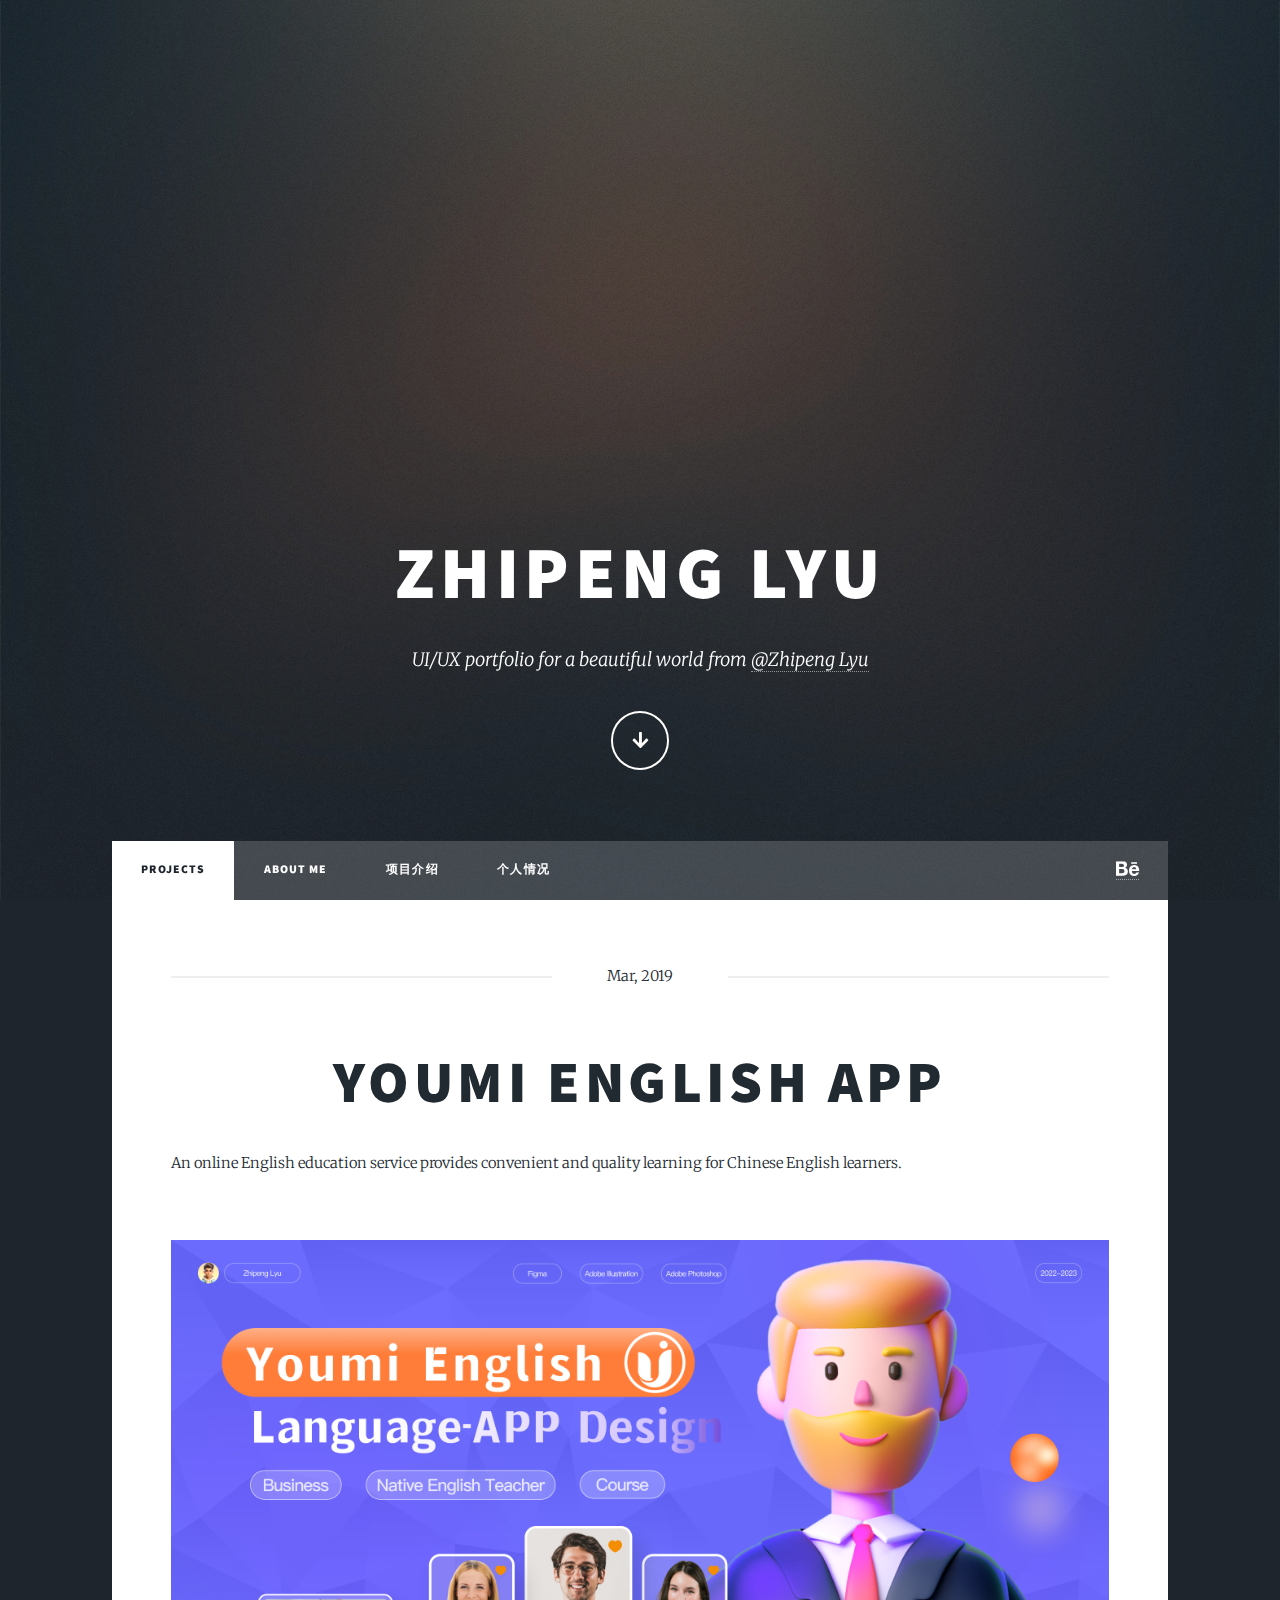
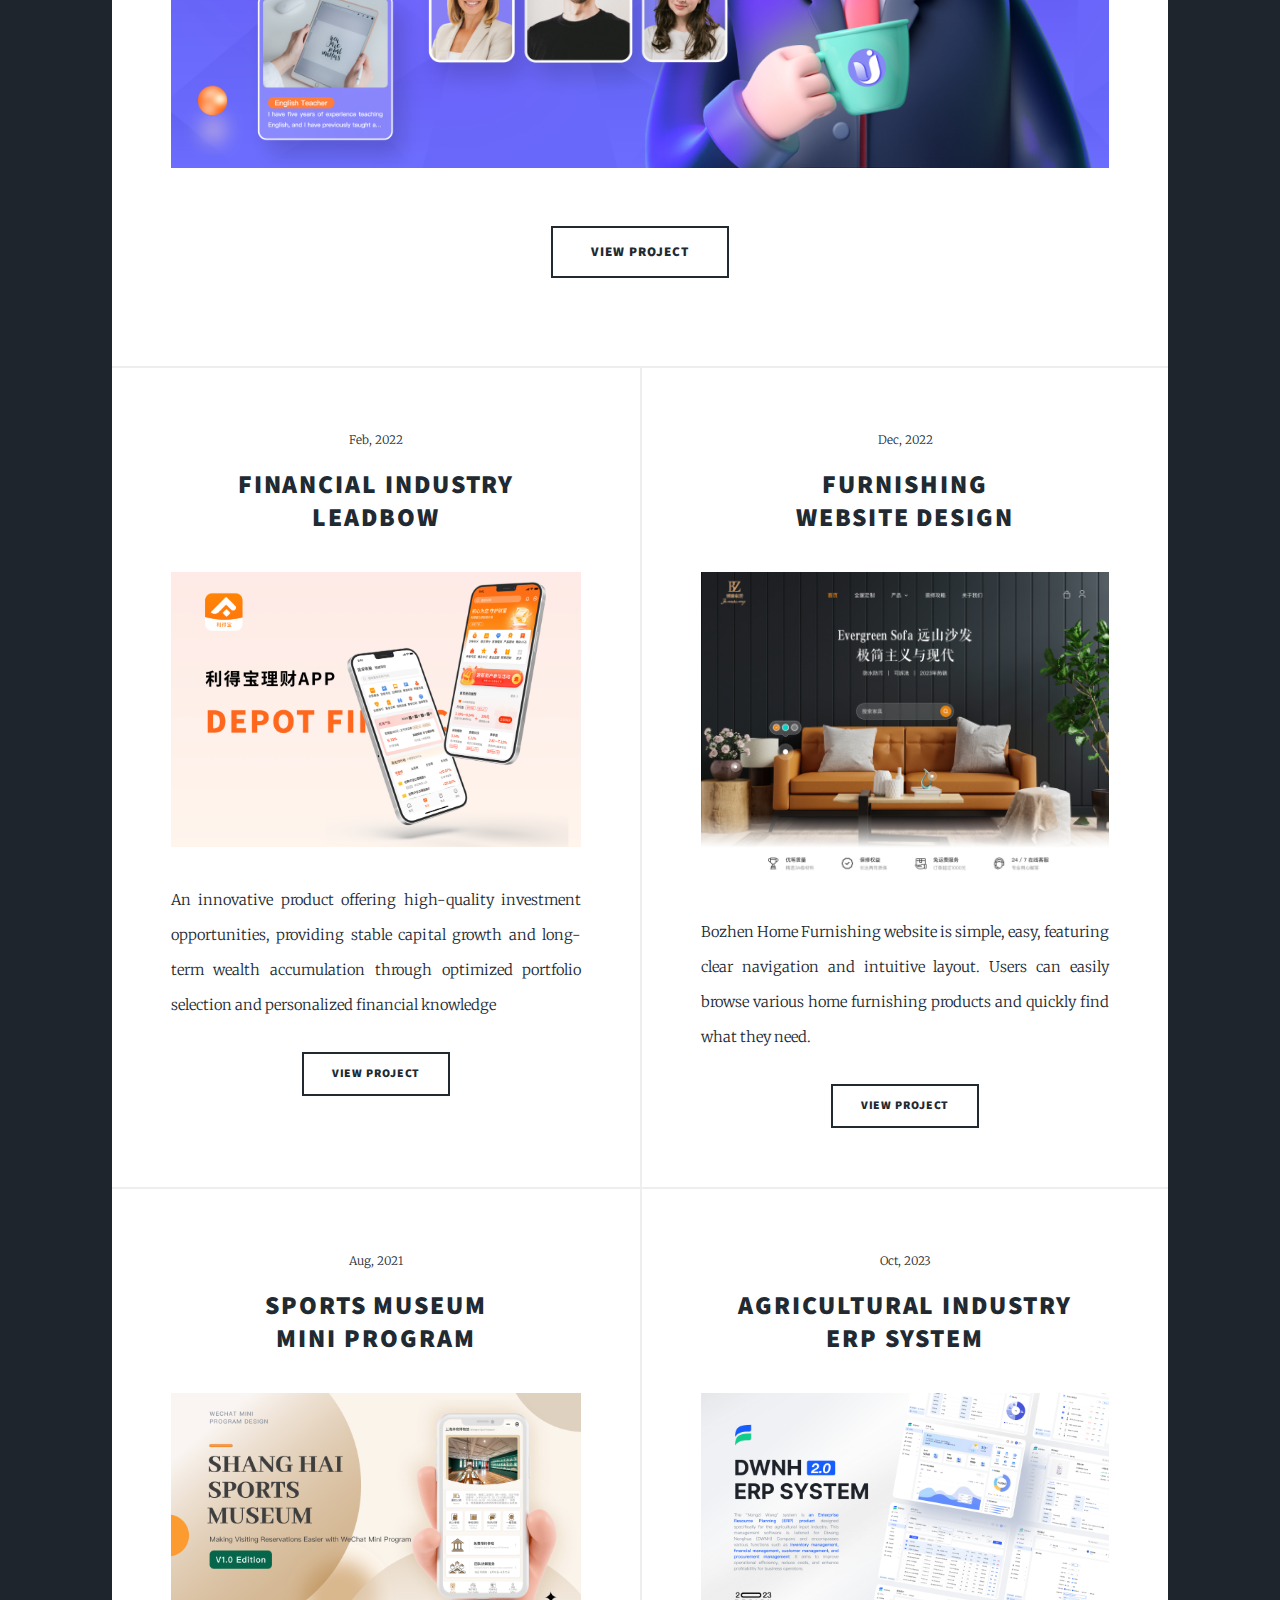
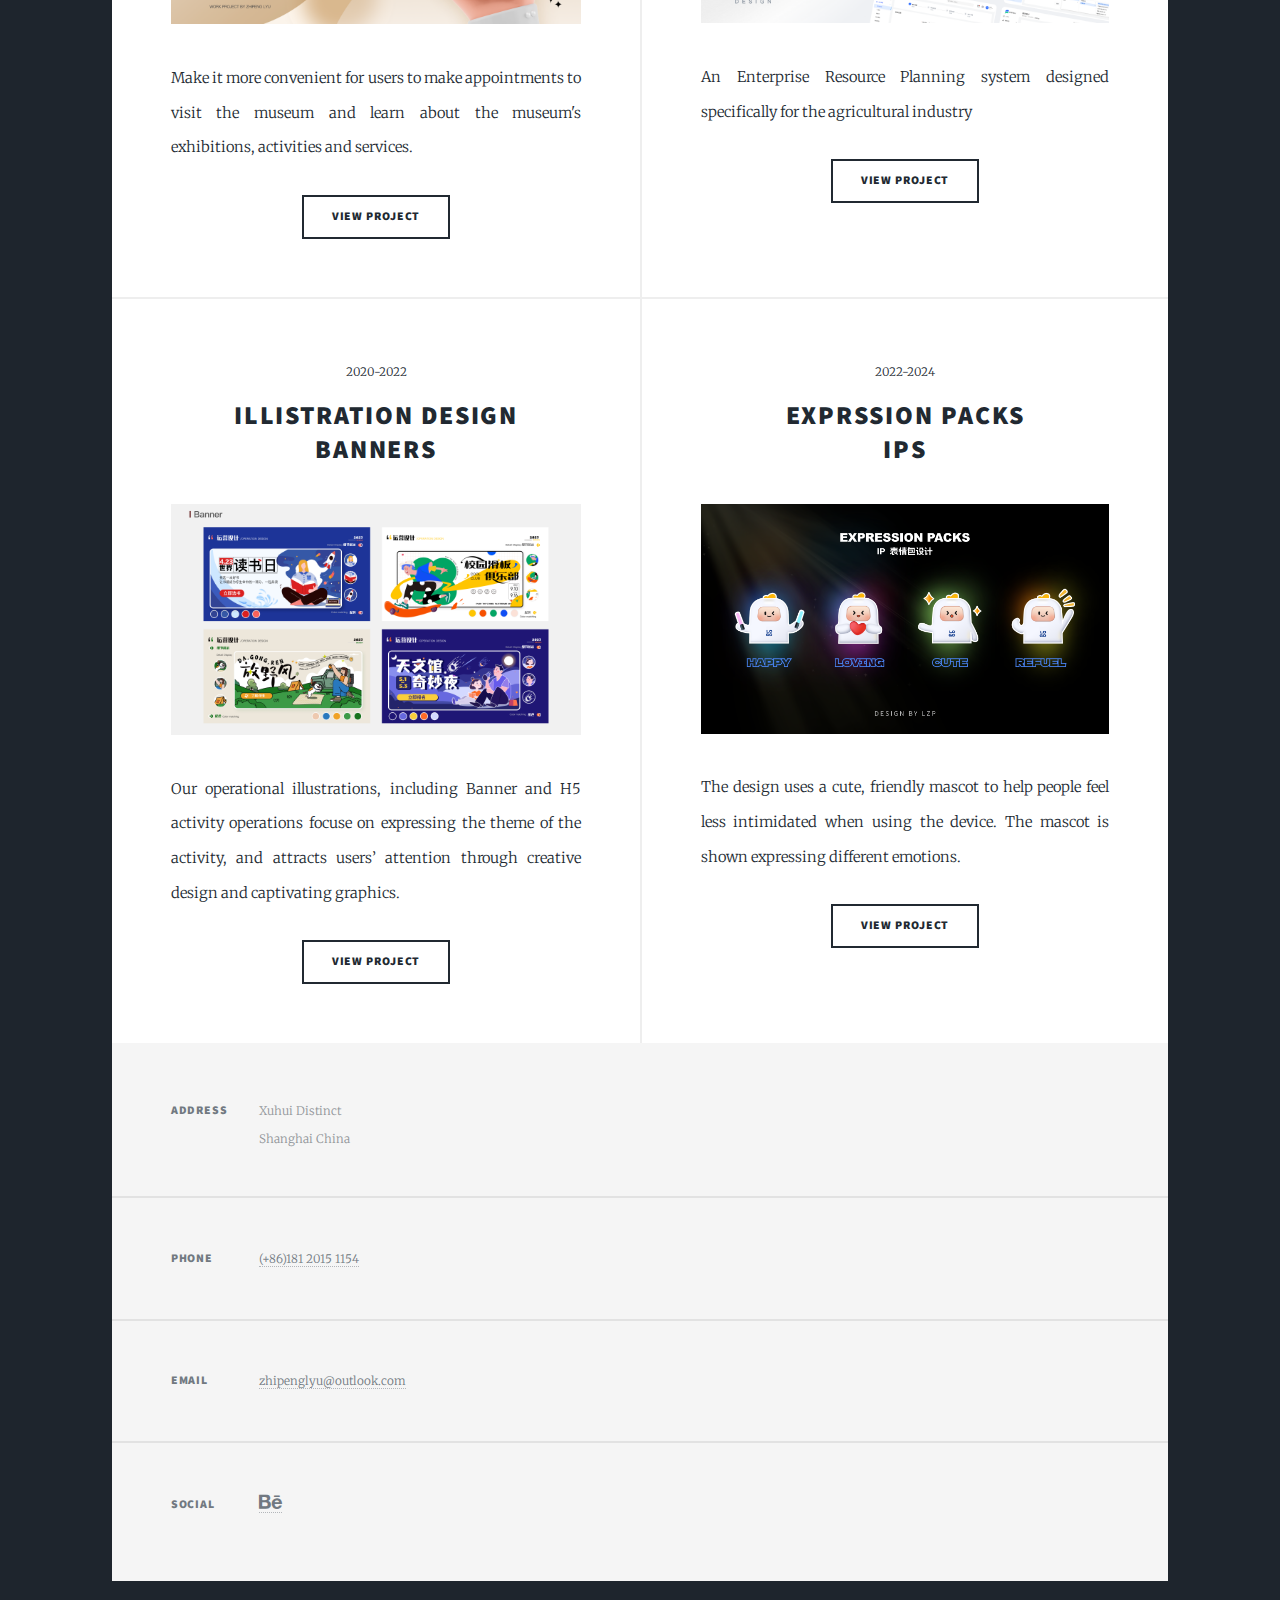
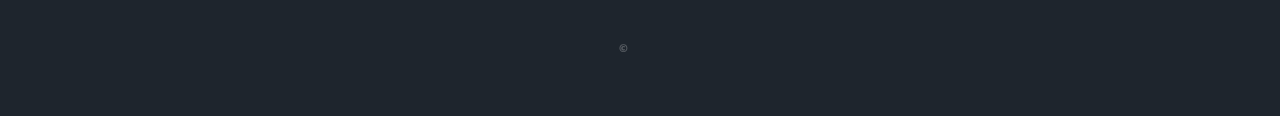
<file: index.html>
<!DOCTYPE HTML>

<html>
	<head>
		<title>Zhipeng Lyu Protfolio</title>
		<meta charset="utf-8" />
		<meta name="viewport" content="width=device-width, initial-scale=1, user-scalable=no" />
		<link rel="stylesheet" href="assets/css/main.css" />
		<noscript><link rel="stylesheet" href="assets/css/noscript.css" /></noscript>
		<link rel="stylesheet" href="https://cdnjs.cloudflare.com/ajax/libs/font-awesome/4.7.0/css/font-awesome.min.css">

		<script type="text/javascript"> (function(c,l,a,r,i,t,y){ c[a]=c[a]||function(){(c[a].q=c[a].q||[]).push(arguments)}; t=l.createElement(r);t.async=1;t.src="https://www.clarity.ms/tag/"+i; y=l.getElementsByTagName(r)[0];y.parentNode.insertBefore(t,y); })(window, document, "clarity", "script", "kijfigfah7"); </script>
		
	</head>
	<body class="is-preload">

		<!-- Wrapper -->
			<div id="wrapper" class="fade-in">

				<!-- Intro -->
					<div id="intro">
						<h1>Zhipeng Lyu<br PORTFOLIO/>
						</h1>
						<p>UI/UX portfolio for a beautiful world from <a href="https://www.behance.net/lyuzhipeng1">@Zhipeng Lyu</a></p>
						<ul class="actions">
							<li><a href="#header" class="button icon solid solo fa-arrow-down scrolly">Continue</a></li>
						</ul>
					</div>

				<!-- Header -->
					<header id="header">
						<a href="index.html" class="logo">Zhipeng Lyu</a>
					</header>

				<!-- Nav -->
					<nav id="nav">
						<ul class="links">
							<li class="active"><a href="index.html">Projects</a></li>
                            <li><a href="reusmeInEnglish.html">About Me</a></li>
							<li><a href="elements.html">项目介绍</a></li>
							<li><a href="generic.html">个人情况</a></li>		
						</ul>
						<ul class="icons">
							<li><a href="https://www.behance.net/lyuzhipeng1" target="_blank" class="fa fa-behance" style="font-size:20px"><span class="label"></span></a></li>
						</ul>
					</nav>

				<!-- Main -->
					<div id="main">

						<!-- Featured Post -->
							<article class="post featured">
								<header class="major">
									<span class="date">Mar, 2019</span>
									<h2><a href="https://www.behance.net/gallery/187787695/Youmi-English-APP" target="_blank">Youmi English App</h2>
									<p>An online English education service provides convenient and quality learning for Chinese English learners.</p>
								</header>
								<a href="https://www.behance.net/gallery/187787695/Youmi-English-APP" target="_blank" class="image main"><img src="images/pic01.png" alt="" /></a>
								<ul class="actions special">
									<li><a href="https://www.behance.net/gallery/187787695/Youmi-English-APP" target="_blank" class="button large">VIEW PROJECT</a></li>
								</ul>
							</article>

						<!-- Posts -->
							<section class="posts">

								<article>
									<header>
										<span class="date">Feb, 2022</span>
										<h2><a href="https://www.behance.net/gallery/187792781/DWNH-ERP-SYSTEM" target="_blank">financial industry<br />
											LEADBOW</a></h2>
									</header>
									<a href="https://www.behance.net/gallery/187792781/DWNH-ERP-SYSTEM" target="_blank" class="image fit"><img src="images/pic06.png" alt="" /></a>
									<p>An innovative product offering high-quality investment opportunities, providing stable capital growth and long-term wealth accumulation through optimized portfolio selection and personalized financial knowledge</p>
									<ul class="actions special">
										<li><a href="https://www.behance.net/gallery/187792781/DWNH-ERP-SYSTEM" target="_blank" class="button">VIEW PROJECT</a></li>
									</ul>
								</article>

								<article>
									<header>
										<span class="date">Dec, 2022</span>
										<h2><a href="https://www.behance.net/gallery/187790021/Furnishing-Website-Design" target="_blank">furnishing<br />
											website design</a></h2>
									</header>
									<a href="https://www.behance.net/gallery/187790021/Furnishing-Website-Design" target="_blank" class="image fit"><img src="images/pic04.png" alt="" /></a>
									<p>Bozhen Home Furnishing website is simple, easy, featuring clear navigation and intuitive layout. Users can easily browse various home furnishing products and quickly find what they need.</p>
									<ul class="actions special">
										<li><a href="https://www.behance.net/gallery/187790021/Furnishing-Website-Design" target="_blank" class="button">VIEW PROJECT</a></li>
									</ul>
								</article>

								<article>
									<header>
										<span class="date">Aug, 2021</span>
										<h2><a href="https://www.behance.net/gallery/187791601/Shanghai-Sports-Museum" target="_blank">Sports Museum<br />
											Mini Program</a></h2>
									</header>
									<a href="https://www.behance.net/gallery/187791601/Shanghai-Sports-Museum" target="_blank" class="image fit"><img src="images/pic02.png" alt="" /></a>
									<p>Make it more convenient for users to make appointments to visit the museum and learn about the museum's exhibitions, activities and services.</p>
									<ul class="actions special">
										<li><a href="https://www.behance.net/gallery/187791601/Shanghai-Sports-Museum" target="_blank" class="button">VIEW PROJECT</a></li>
									</ul>
								</article>


								<article>
									<header>
										<span class="date">Oct, 2023</span>
										<h2><a href="https://www.behance.net/gallery/187792781/DWNH-ERP-SYSTEM" target="_blank">agricultural industry<br />
										ERP SYSTEM</a></h2>
									</header>
									<a href="https://www.behance.net/gallery/187792781/DWNH-ERP-SYSTEM" target="_blank" class="image fit"><img src="images/pic03.png" alt="" /></a>
									<p>An Enterprise Resource Planning system designed specifically for the agricultural industry</p>
									<ul class="actions special">
										<li><a href="https://www.behance.net/gallery/187792781/DWNH-ERP-SYSTEM" target="_blank" class="button">VIEW PROJECT</a></li>
									</ul>
								</article>

								<article>
									<header>
										<span class="date">2020-2022</span>
										<h2><a href="https://www.behance.net/gallery/187793227/Illustration-Design" target="_blank">ILLISTRATION DESIGN<br />
											Banners
										</a></h2>
									</header>
									<a href="https://www.behance.net/gallery/187793227/Illustration-Design" target="_blank" class="image fit"><img src="images/pic05.png" alt="" /></a>
									<p>Our operational illustrations, including Banner and H5 activity operations focuse on expressing the theme of the activity, and attracts users’ attention through creative design and captivating graphics.</p>
									<ul class="actions special">
										<li><a href="https://www.behance.net/gallery/187793227/Illustration-Design" target="_blank" class="button">VIEW PROJECT</a></li>
									</ul>
								</article>

								<article>
									<header>
										<span class="date">2022-2024</span>
										<h2><a href="https://www.behance.net/gallery/187793227/Illustration-Design" target="_blank">EXPRSSION PACKS<br />
											IPs
										</a></h2>
									</header>
									<a href="https://www.behance.net/gallery/205229381/Leaderbow-APP" target="_blank" class="image fit"><img src="images/pic07.png" alt="" /></a>
									<p>The design uses a cute, friendly mascot to help people feel less intimidated when using the device. The mascot is shown expressing different emotions.</p>
									<ul class="actions special">
										<li><a href="https://www.behance.net/gallery/205229381/Leaderbow-APP" target="_blank" class="button">VIEW PROJECT</a></li>
									</ul>
								</article>

								
							</section>

					</div>

				<!-- Footer -->
					<footer id="footer">
						</section>
						<section class="split contact">
							<section class="alt">
								<h3>Address</h3>
								<p>Xuhui Distinct<br />
								Shanghai China</p>
							</section>
							<section>
								<h3>Phone</h3>
								<p><a href="#" target="_blank">(+86)181 2015 1154</a></p>
							</section>
							<section>
								<h3>Email</h3>
								<p><a href="#" target="_blank">zhipenglyu@outlook.com</a></p>
							</section>
							<section>
								<h3>Social</h3>
								<ul class="icons alt">
									<li><a href="https://www.behance.net/lyuzhipeng1" target="_blank" class="fa fa-behance" style="font-size:20px"><span class="label"></span></a></li>
								</ul>
							</section>
						</section>
					</footer>

				<!-- Copyright -->
					<div id="copyright">
					<ul><li>&copy; </li><li><a href="https://html5up.net"></a></li></ul>
					</div>

			</div>

		<!-- Scripts -->
			<script src="assets/js/jquery.min.js"></script>
			<script src="assets/js/jquery.scrollex.min.js"></script>
			<script src="assets/js/jquery.scrolly.min.js"></script>
			<script src="assets/js/browser.min.js"></script>
			<script src="assets/js/breakpoints.min.js"></script>
			<script src="assets/js/util.js"></script>
			<script src="assets/js/main.js"></script>

	</body>
</html>
</file>
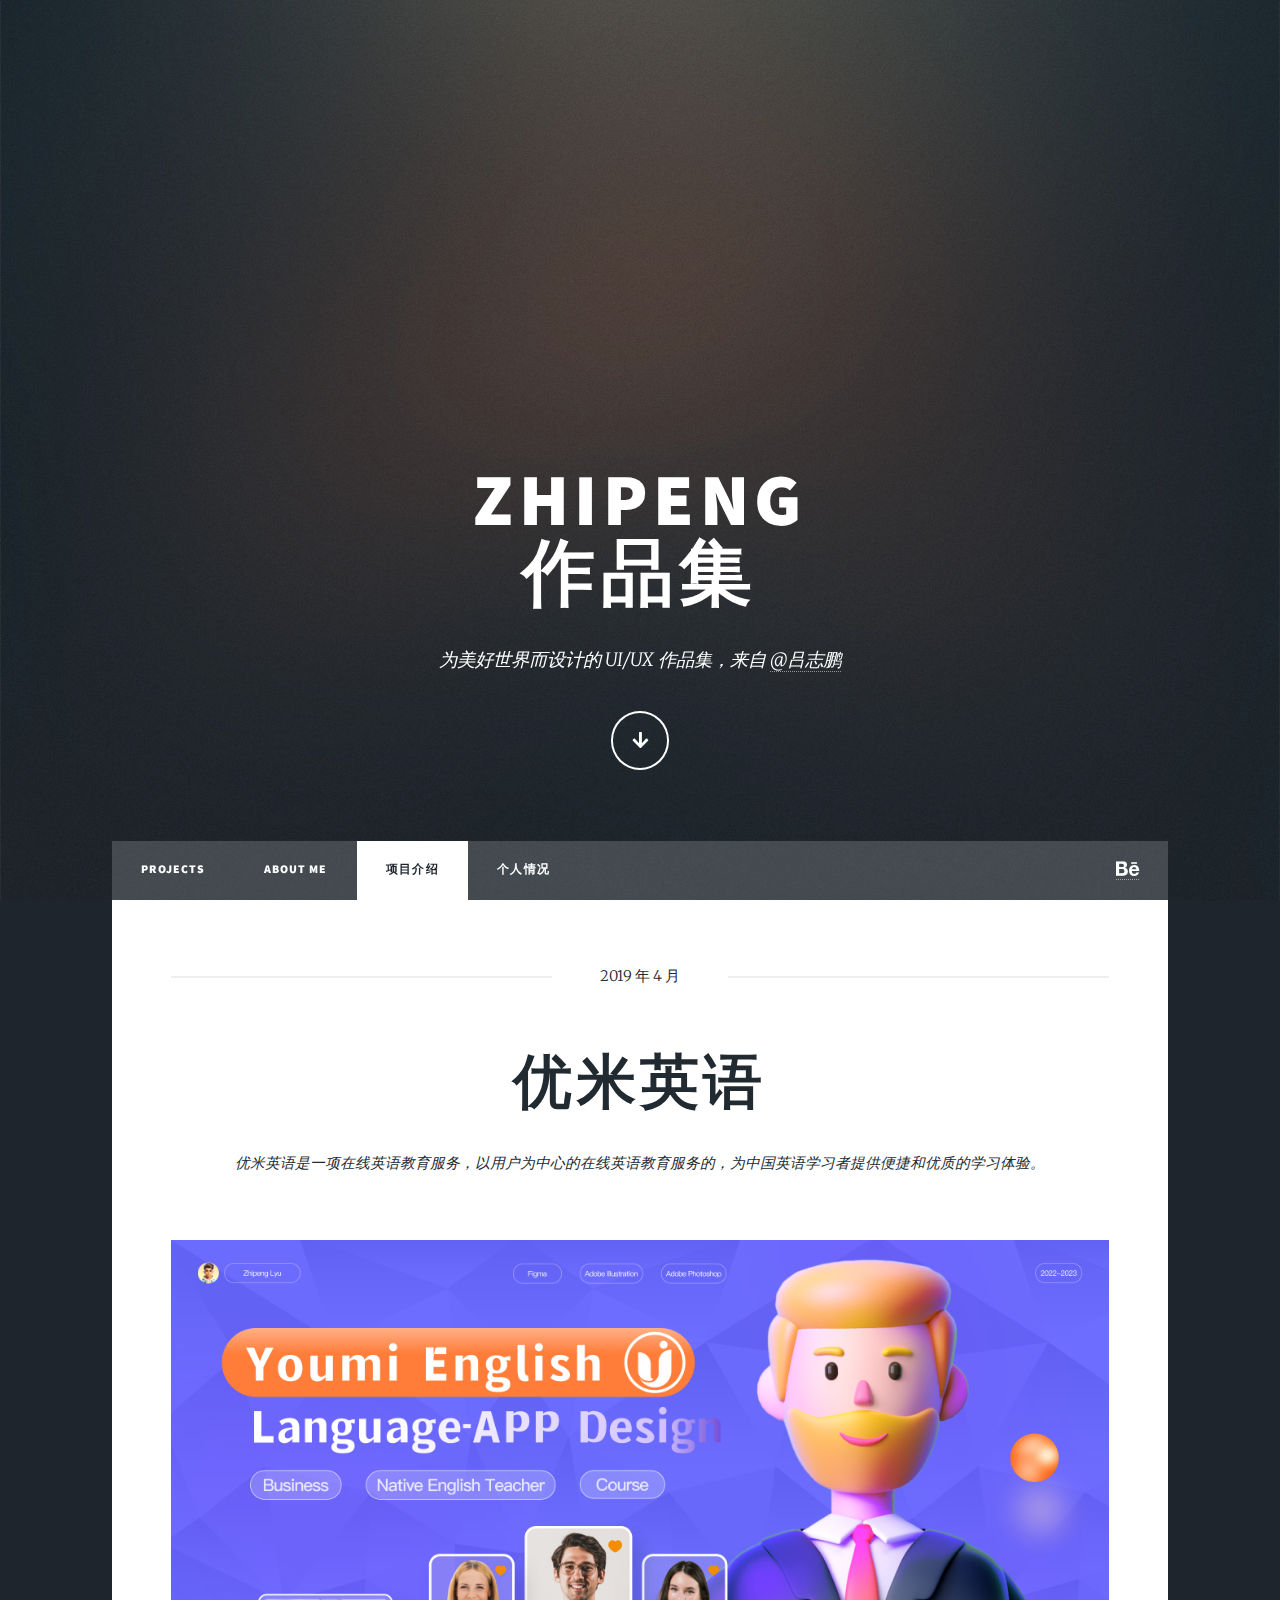
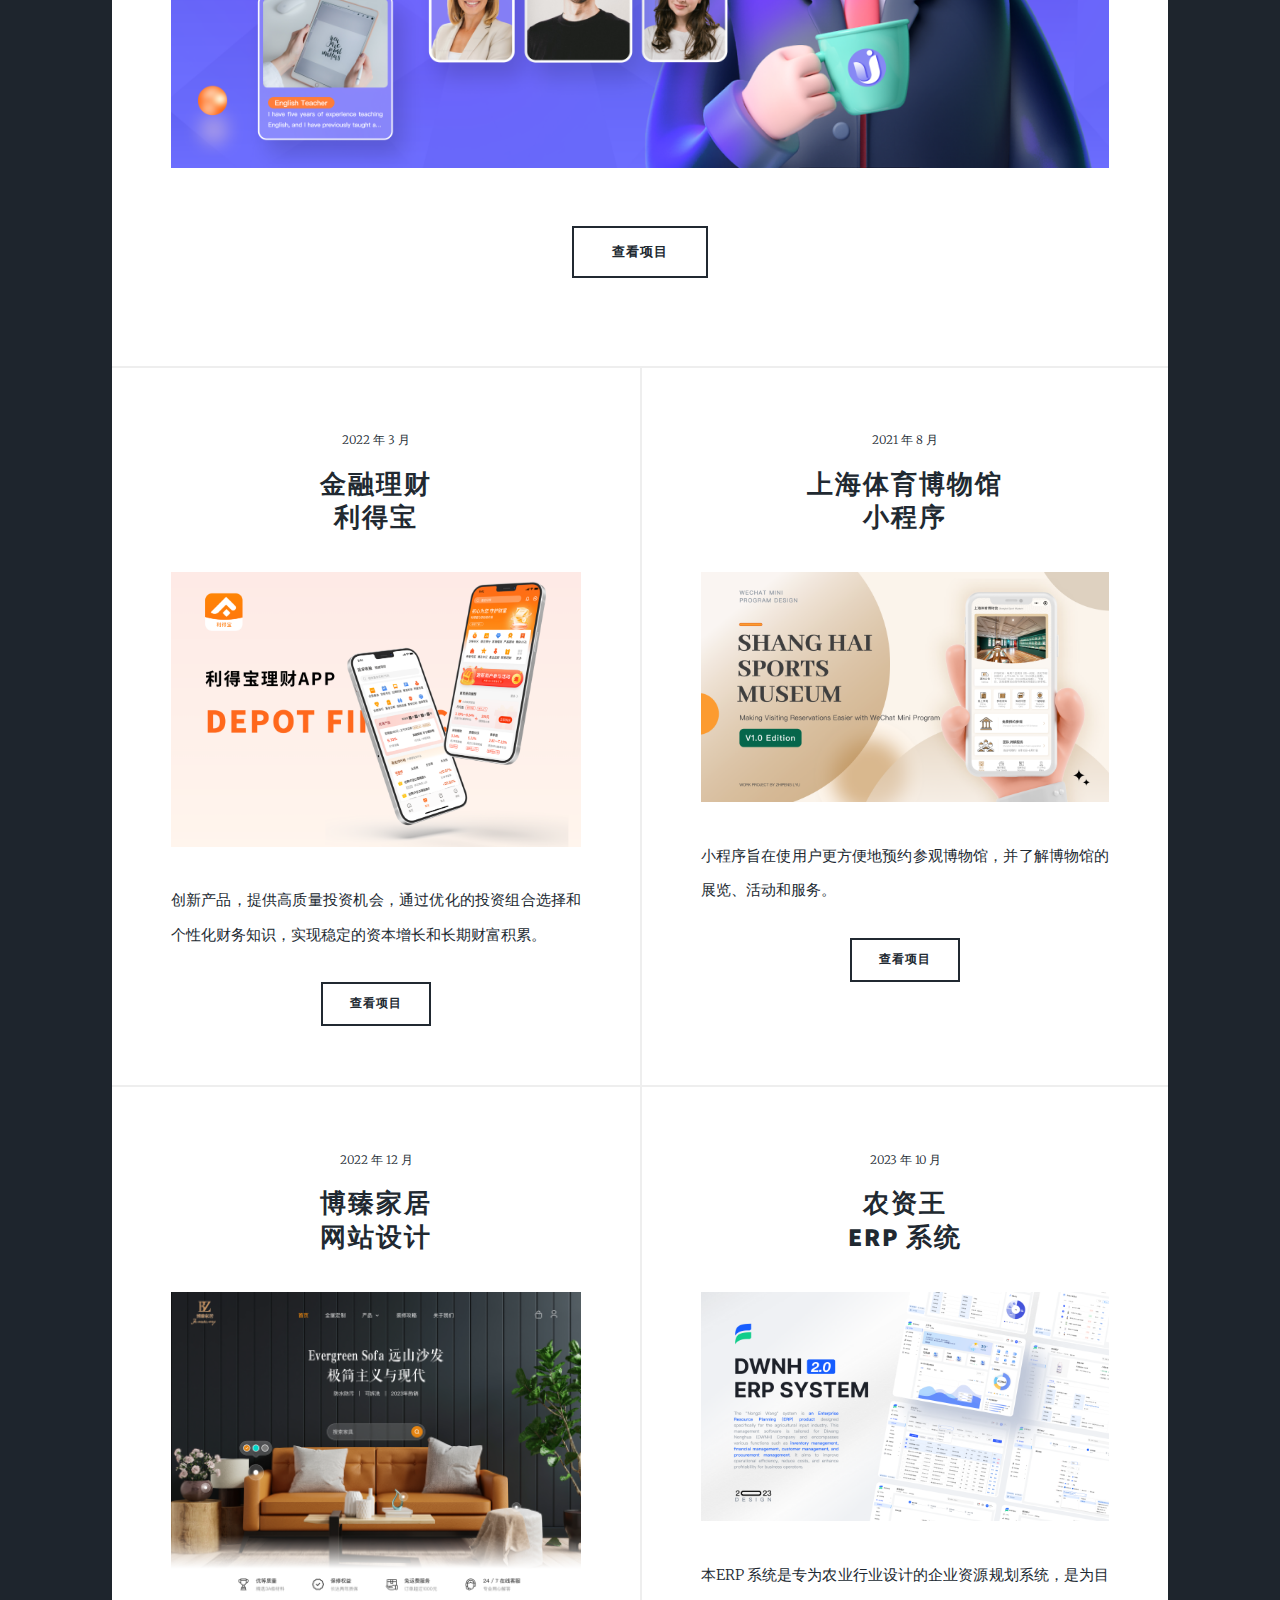
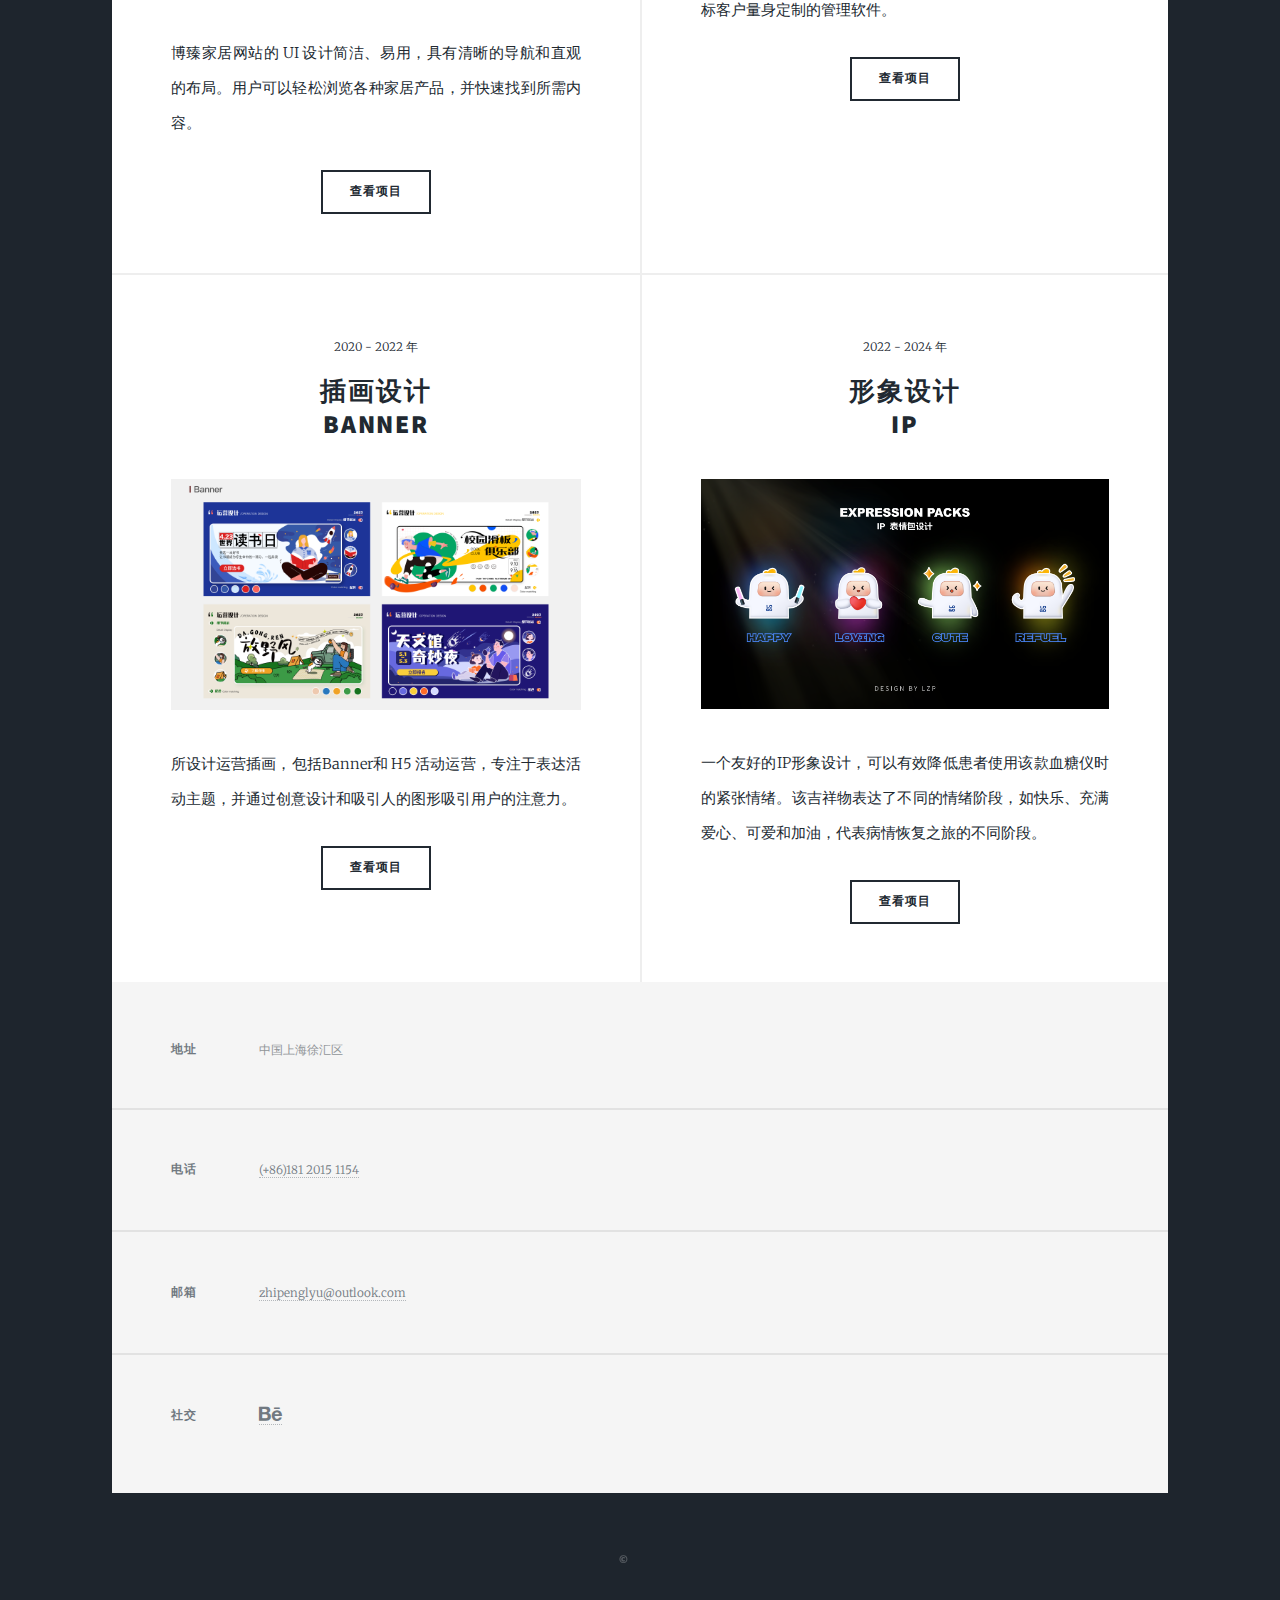
<file: elements.html>
<!DOCTYPE HTML>

<html>
    <head>
        <title>Zhipeng作品集</title>
        <meta charset="utf-8" />
        <meta name="viewport" content="width=device-width, initial-scale=1, user-scalable=no" />
        <link rel="stylesheet" href="assets/css/main.css" />
        <noscript><link rel="stylesheet" href="assets/css/noscript.css" /></noscript>
        <link rel="stylesheet" href="https://cdnjs.cloudflare.com/ajax/libs/font-awesome/4.7.0/css/font-awesome.min.css">

        <script type="text/javascript"> (function(c,l,a,r,i,t,y){ c[a]=c[a]||function(){(c[a].q=c[a].q||[]).push(arguments)}; t=l.createElement(r);t.async=1;t.src="https://www.clarity.ms/tag/"+i; y=l.getElementsByTagName(r)[0];y.parentNode.insertBefore(t,y); })(window, document, "clarity", "script", "kijfigfah7"); </script>
        
    </head>
    <body class="is-preload">

        <!-- Wrapper -->
            <div id="wrapper" class="fade-in">

                <!-- Intro -->
                    <div id="intro">
                        <h1>Zhipeng<br>作品集</h1>
                        <p>为美好世界而设计的 UI/UX 作品集，来自 <a href="https://www.behance.net/lyuzhipeng1">@吕志鹏</a></p>
                        <ul class="actions">
                            <li><a href="#header" class="button icon solid solo fa-arrow-down scrolly">继续</a></li>
                        </ul>
                    </div>

                <!-- Header -->
                    <header id="header">
                        <a href="index.html" class="logo">吕志鹏</a>
                    </header>

                <!-- Nav -->
                    <nav id="nav">
                        <ul class="links">
							<li><a href="index.html">Projects</a></li>
                            <li><a href="reusmeInEnglish.html">About Me</a></li>
							<li  class="active"><a href="elements.html">项目介绍</a></li>
							<li><a href="generic.html">个人情况</a></li>	
                        </ul>
                        <ul class="icons">
                            <li><a href="https://www.behance.net/lyuzhipeng1" target="_blank" class="fa fa-behance" style="font-size:20px"><span class="label"></span></a></li>
                        </ul>
                    </nav>

                <!-- Main -->
                    <div id="main">

                        <!-- Featured Post -->
                            <article class="post featured">
                                <header class="major">
                                    <span class="date">2019 年 4 月</span>
                                    <h2><a href="https://www.behance.net/gallery/187787695/Youmi-English-APP" target="_blank">优米英语</a></h2>
                                    <p>优米英语是一项在线英语教育服务，以用户为中心的在线英语教育服务的，为中国英语学习者提供便捷和优质的学习体验。</p>
                                </header>
                                <a href="https://www.behance.net/gallery/187787695/Youmi-English-APP" target="_blank" class="image main"><img src="images/pic01.png" alt="" /></a>
                                <ul class="actions special">
                                    <li><a href="https://www.behance.net/gallery/187787695/Youmi-English-APP" target="_blank" class="button large">查看项目</a></li>
                                </ul>
                            </article>

                        <!-- Posts -->
                            <section class="posts">

								<article>
									<header>
										<span class="date">2022 年 3 月</span>
										<h2><a href="https://www.behance.net/gallery/187792781/DWNH-ERP-SYSTEM" target="_blank">金融理财<br />
											利得宝</a></h2>
									</header>
									<a href="https://www.behance.net/gallery/187792781/DWNH-ERP-SYSTEM" target="_blank" class="image fit"><img src="images/pic06.png" alt="" /></a>
									<p>创新产品，提供高质量投资机会，通过优化的投资组合选择和个性化财务知识，实现稳定的资本增长和长期财富积累。</p>
									<ul class="actions special">
										<li><a href="https://www.behance.net/gallery/187792781/DWNH-ERP-SYSTEM" target="_blank" class="button">查看项目</a></li>
									</ul>
								</article>

                                <article>
                                    <header>
                                        <span class="date">2021 年 8 月</span>
                                        <h2><a href="https://www.behance.net/gallery/187791601/Shanghai-Sports-Museum" target="_blank">上海体育博物馆<br />
                                            小程序</a></h2>
                                    </header>
                                    <a href="https://www.behance.net/gallery/187791601/Shanghai-Sports-Museum" target="_blank" class="image fit"><img src="images/pic02.png" alt="" /></a>
                                    <p>小程序旨在使用户更方便地预约参观博物馆，并了解博物馆的展览、活动和服务。</p>
                                    <ul class="actions special">
                                        <li><a href="https://www.behance.net/gallery/187791601/Shanghai-Sports-Museum" target="_blank" class="button">查看项目</a></li>
                                    </ul>
                                </article>

                                <article>
                                    <header>
                                        <span class="date">2022 年 12 月</span>
                                        <h2><a href="https://www.behance.net/gallery/187790021/Furnishing-Website-Design" target="_blank">博臻家居<br />
                                            网站设计</a></h2>
                                    </header>
                                    <a href="https://www.behance.net/gallery/187790021/Furnishing-Website-Design" target="_blank" class="image fit"><img src="images/pic04.png" alt="" /></a>
                                    <p>博臻家居网站的 UI 设计简洁、易用，具有清晰的导航和直观的布局。用户可以轻松浏览各种家居产品，并快速找到所需内容。</p>
                                    <ul class="actions special">
                                        <li><a href="https://www.behance.net/gallery/187790021/Furnishing-Website-Design" target="_blank" class="button">查看项目</a></li>
                                    </ul>
                                </article>

                                <article>
                                    <header>
                                        <span class="date">2023 年 10 月</span>
                                        <h2><a href="https://www.behance.net/gallery/187792781/DWNH-ERP-SYSTEM" target="_blank">农资王<br />
                                        ERP 系统</a></h2>
                                    </header>
                                    <a href="https://www.behance.net/gallery/187792781/DWNH-ERP-SYSTEM" target="_blank" class="image fit"><img src="images/pic03.png" alt="" /></a>
                                    <p>本ERP 系统是专为农业行业设计的企业资源规划系统，是为目标客户量身定制的管理软件。</p>
                                    <ul class="actions special">
                                        <li><a href="https://www.behance.net/gallery/187792781/DWNH-ERP-SYSTEM" target="_blank" class="button">查看项目</a></li>
                                    </ul>
                                </article>
                                <article>
                                    <header>
                                        <span class="date">2020 - 2022 年</span>
                                        <h2><a href="https://www.behance.net/gallery/187793227/Illustration-Design" target="_blank">插画设计<br />
                                            BANNER</a></h2>
                                    </header>
                                    <a href="https://www.behance.net/gallery/187793227/Illustration-Design" target="_blank" class="image fit"><img src="images/pic05.png" alt="" /></a>
                                    <p>所设计运营插画，包括Banner和 H5 活动运营，专注于表达活动主题，并通过创意设计和吸引人的图形吸引用户的注意力。</p>
                                    <ul class="actions special">
                                        <li><a href="https://www.behance.net/gallery/187793227/Illustration-Design" target="_blank" class="button">查看项目</a></li>
                                    </ul>
                                </article>
                                <article>
                                    <header>
                                        <span class="date">2022 - 2024 年</span>
                                        <h2><a href="https://www.behance.net/gallery/205229381/Leaderbow-APP" target="_blank">形象设计<br />
                                            IP</a></h2>
                                    </header>
                                    <a href="https://www.behance.net/gallery/187793227/Illustration-Design" target="_blank" class="image fit"><img src="images/pic07.png" alt="" /></a>
                                    <p>一个友好的IP形象设计，可以有效降低患者使用该款血糖仪时的紧张情绪。该吉祥物表达了不同的情绪阶段，如快乐、充满爱心、可爱和加油，代表病情恢复之旅的不同阶段。</p>
                                    <ul class="actions special">
                                        <li><a href="https://www.behance.net/gallery/205229381/Leaderbow-APP" target="_blank" class="button">查看项目</a></li>
                                    </ul>
                                </article>
                                


                                
                            </section>

                    </div>

                <!-- Footer -->
                    <footer id="footer">
                        </section>
                        <section class="split contact">
                            <section class="alt">
                                <h3>地址</h3>
                                <p>中国上海徐汇区</p>
                            </section>
                            <section>
                                <h3>电话</h3>
                                <p><a href="#" target="_blank">(+86)181 2015 1154</a></p>
                            </section>
                            <section>
                                <h3>邮箱</h3>
                                <p><a href="#" target="_blank">zhipenglyu@outlook.com</a></p>
                            </section>
                            <section>
                                <h3>社交</h3>
                                <ul class="icons alt">
                                    <li><a href="https://www.behance.net/lyuzhipeng1" target="_blank" class="fa fa-behance" style="font-size:20px"><span class="label"></span></a></li>
                                </ul>
                            </section>
                        </section>
                    </footer>

                <!-- Copyright -->
                    <div id="copyright">
                    <ul><li>&copy; </li><li><a href="https://html5up.net"></a></li></ul>
                    </div>

            </div>

        <!-- Scripts -->
            <script src="assets/js/jquery.min.js"></script>
            <script src="assets/js/jquery.scrollex.min.js"></script>
            <script src="assets/js/jquery.scrolly.min.js"></script>
            <script src="assets/js/browser.min.js"></script>
            <script src="assets/js/breakpoints.min.js"></script>
            <script src="assets/js/util.js"></script>
            <script src="assets/js/main.js"></script>

    </body>
</html>
</file>
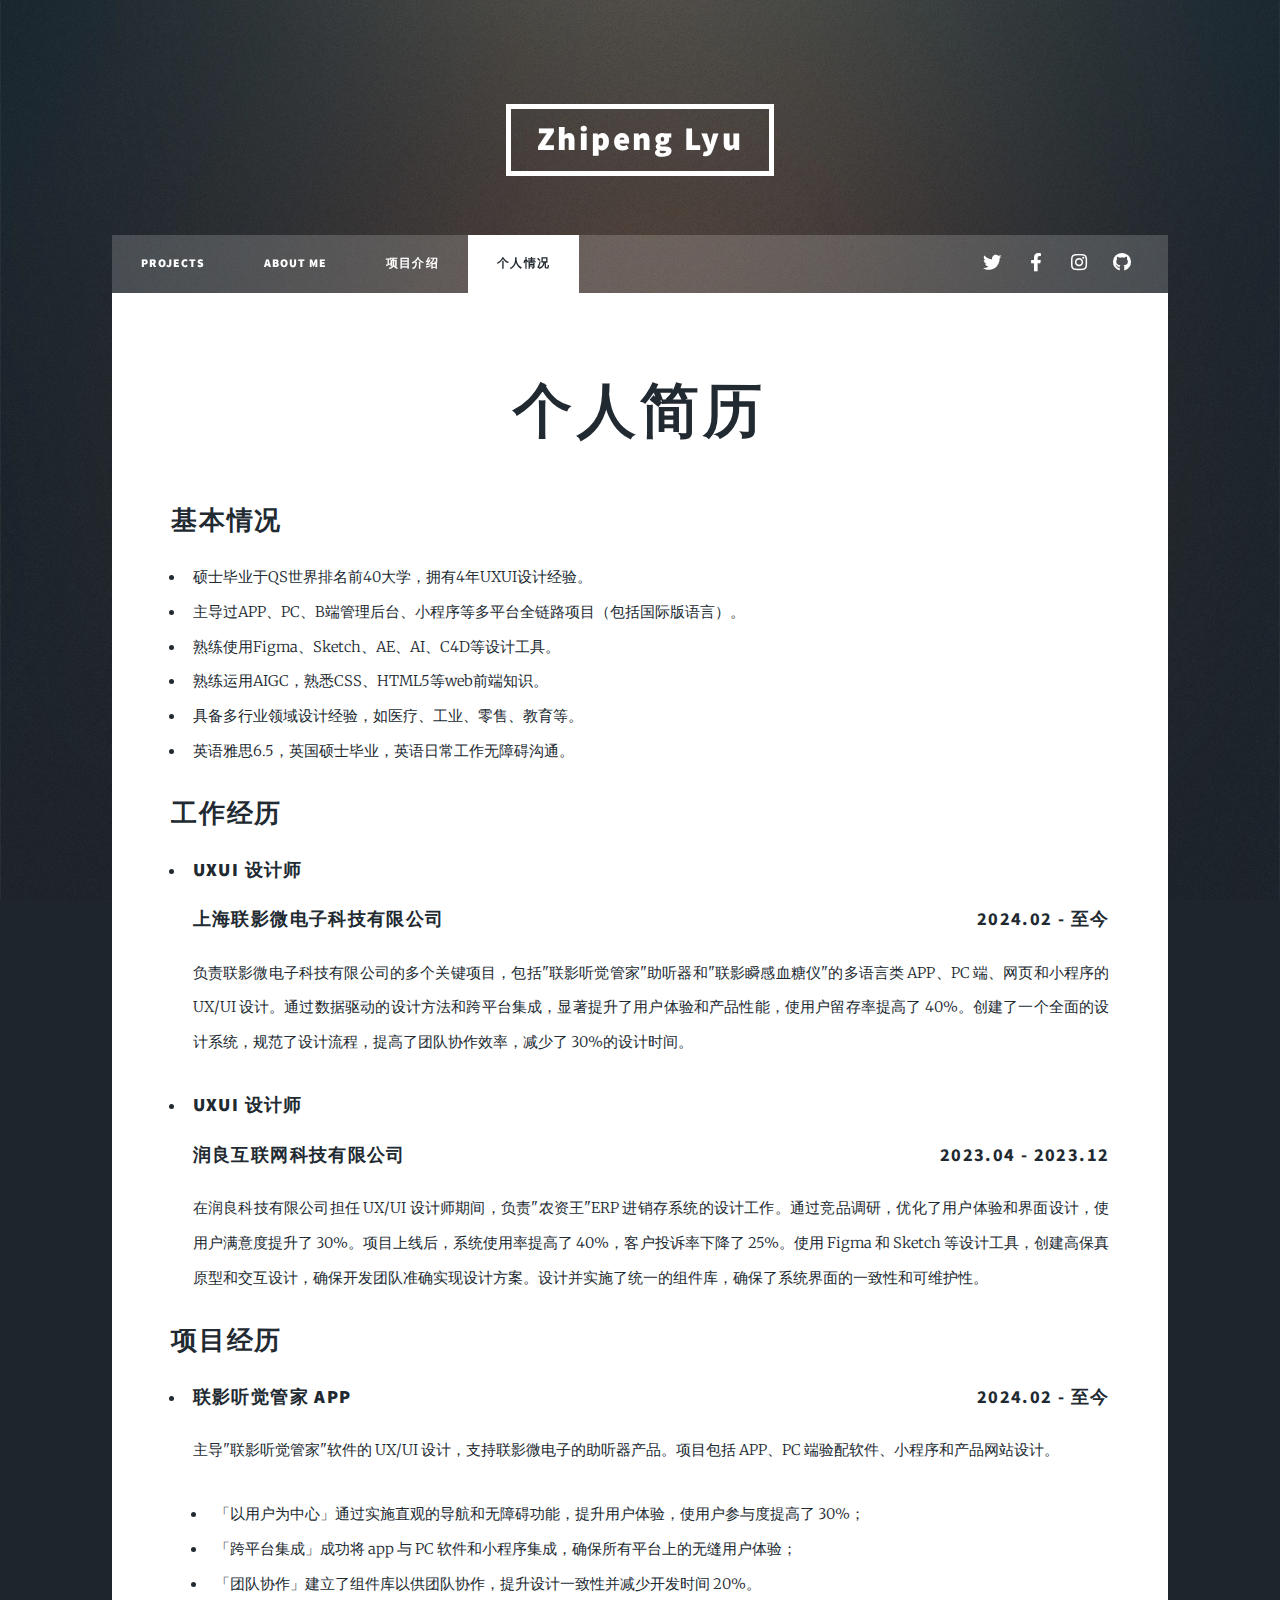
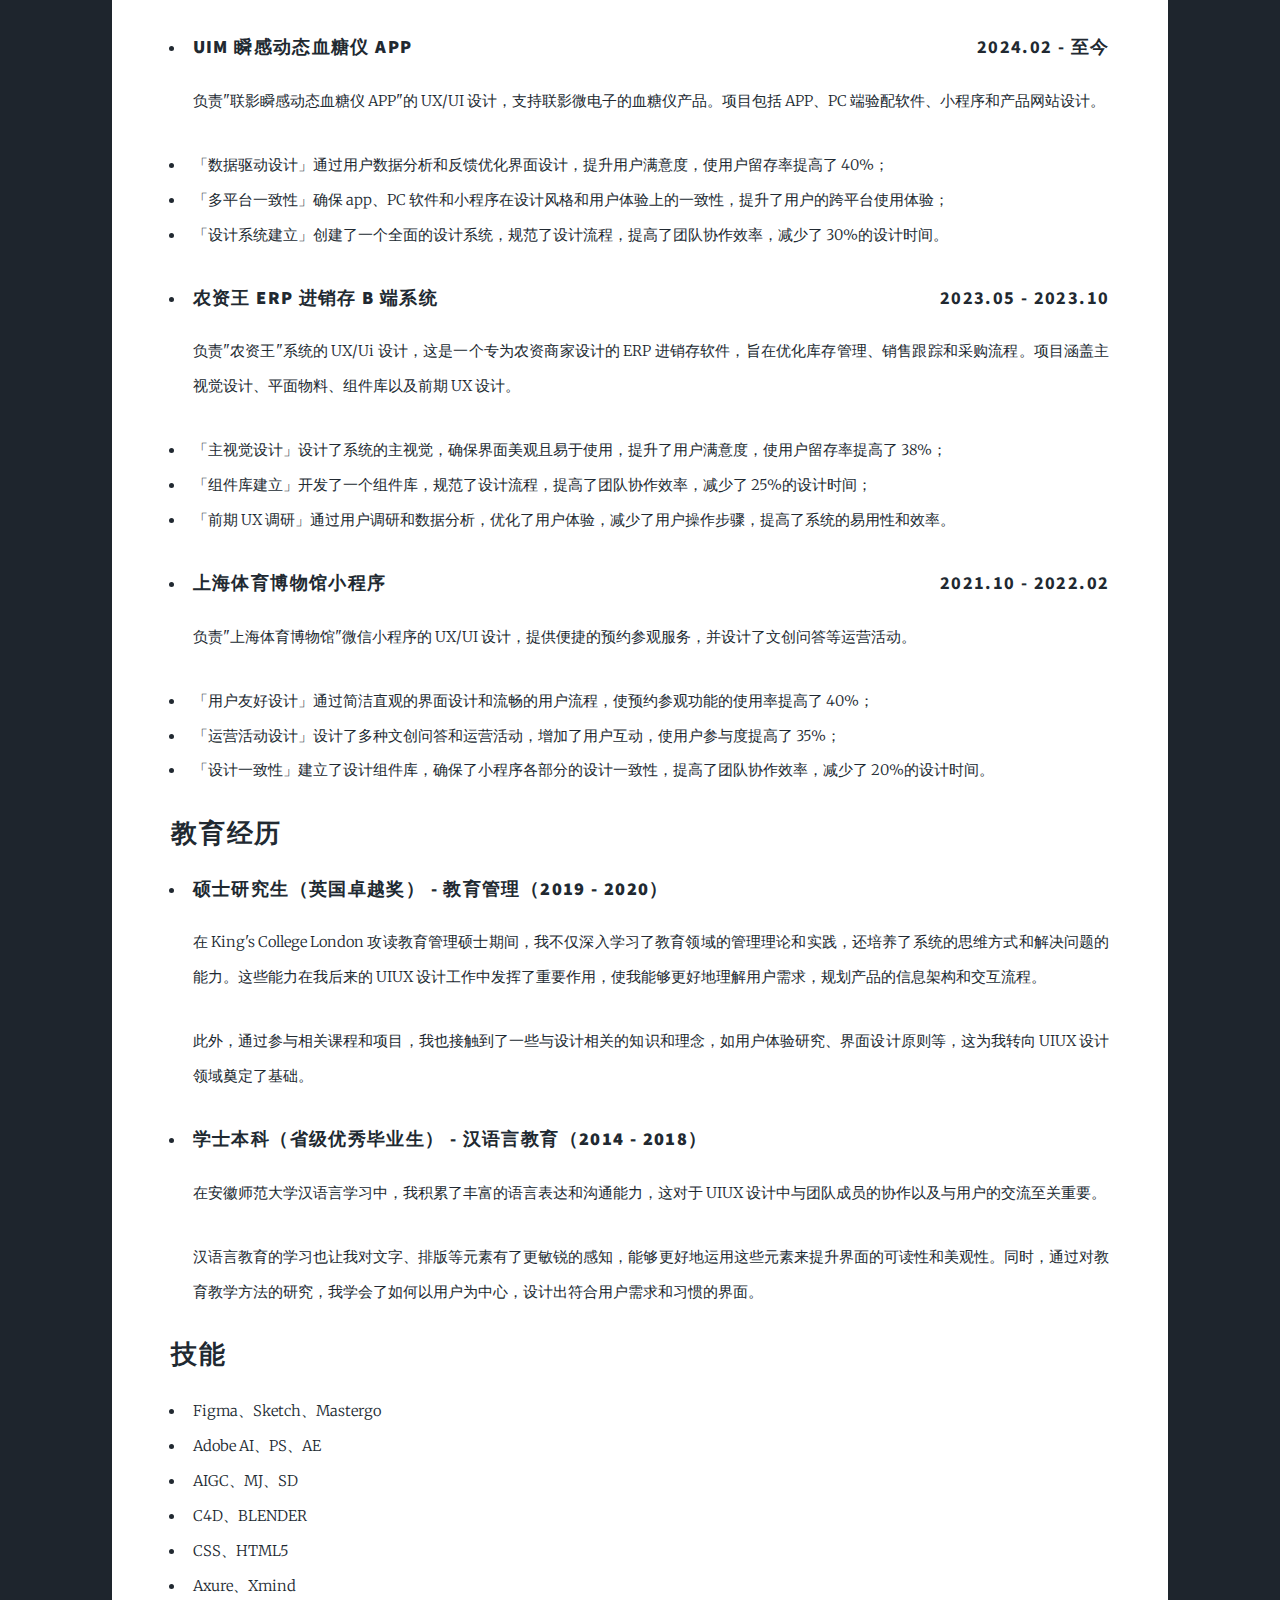
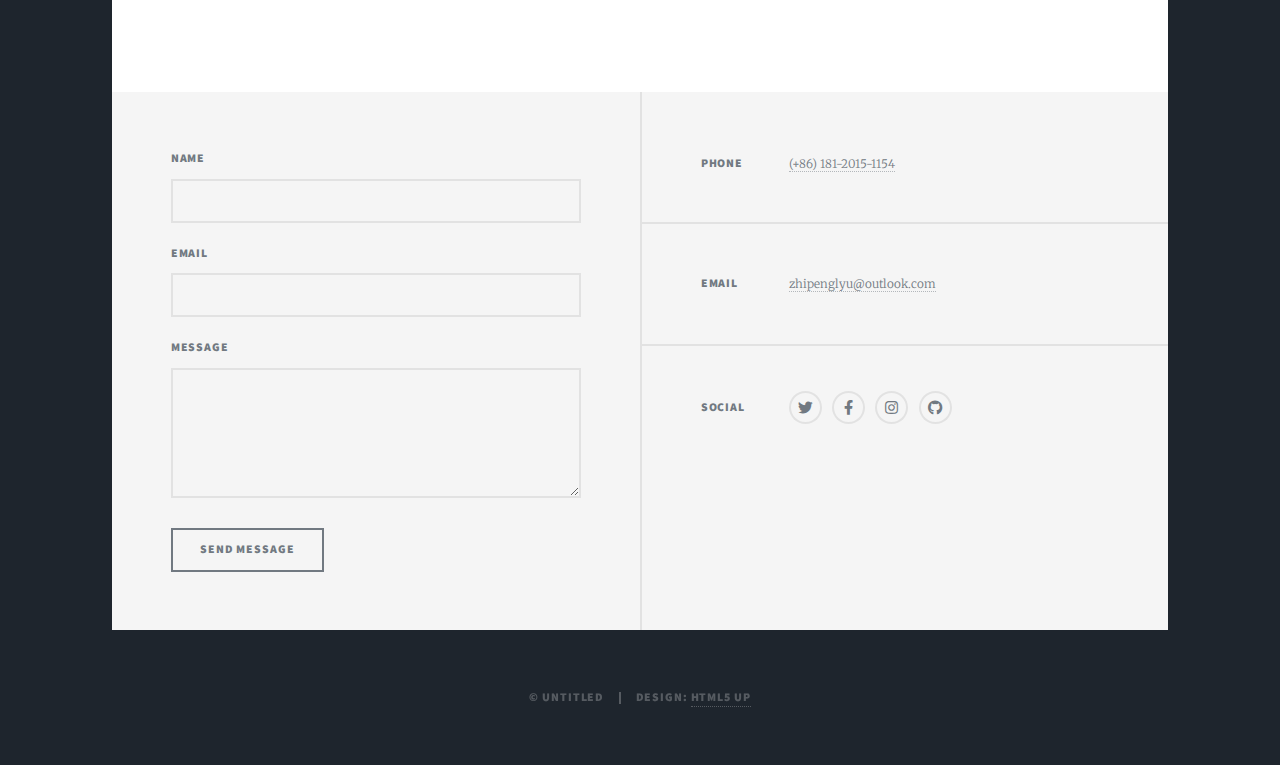
<file: generic.html>
<!DOCTYPE HTML>
<!--
	Massively by HTML5 UP
	html5up.net | @ajlkn
	Free for personal and commercial use under the CCA 3.0 license (html5up.net/license)
-->
<html>
	<head>
		<title>Zhipeng Lyu Protfolio</title>
		<meta charset="utf-8" />
		<meta name="viewport" content="width=device-width, initial-scale=1, user-scalable=no" />
		<link rel="stylesheet" href="assets/css/main.css" />
		<noscript><link rel="stylesheet" href="assets/css/noscript.css" /></noscript>
	</head>
	<body class="is-preload">

		<!-- Wrapper -->
			<div id="wrapper">

				<!-- Header -->
					<header id="header">
						<a href="index.html" class="logo">Zhipeng Lyu</a>
					</header>

				<!-- Nav -->
					<nav id="nav">
						<ul class="links">
							<li><a href="index.html">Projects</a></li>
                            <li><a href="reusmeInEnglish.html">About Me</a></li>
							<li><a href="elements.html">项目介绍</a></li>
							<li class="active"><a href="generic.html">个人情况</a></li>	
						</ul>
						<ul class="icons">
							<li><a href="#" class="icon brands fa-twitter"><span class="label">Twitter</span></a></li>
							<li><a href="#" class="icon brands fa-facebook-f"><span class="label">Facebook</span></a></li>
							<li><a href="#" class="icon brands fa-instagram"><span class="label">Instagram</span></a></li>
							<li><a href="#" class="icon brands fa-github"><span class="label">GitHub</span></a></li>
						</ul>
					</nav>

				<!-- Main -->
				<div id="main">

					<!-- Resume -->
					<section class="post">
					<header class="major">
						<h1>个人简历</h1>
					</header>
					<div class="resume-content">
						<!-- Your resume content goes here -->
						<h2>基本情况</h2>
						<ul>
							<li>硕士毕业于QS世界排名前40大学，拥有4年UXUI设计经验。</li>
							<li>主导过APP、PC、B端管理后台、小程序等多平台全链路项目（包括国际版语言）。</li>
							<li>熟练使用Figma、Sketch、AE、AI、C4D等设计工具。</li>
							<li>熟练运用AIGC，熟悉CSS、HTML5等web前端知识。</li>
							<li>具备多行业领域设计经验，如医疗、工业、零售、教育等。</li>
							<li>英语雅思6.5，英国硕士毕业，英语日常工作无障碍沟通。</li>
						</ul>	
						<h2>工作经历</h2>
						<ul>
						<li>
							<h3>UXUI 设计师</h3>
							<h3>上海联影微电子科技有限公司 <span>2024.02 - 至今</span></h3>
							<p>负责联影微电子科技有限公司的多个关键项目，包括"联影听觉管家"助听器和"联影瞬感血糖仪"的多语言类 APP、PC 端、网页和小程序的 UX/UI 设计。通过数据驱动的设计方法和跨平台集成，显著提升了用户体验和产品性能，使用户留存率提高了 40%。创建了一个全面的设计系统，规范了设计流程，提高了团队协作效率，减少了 30%的设计时间。</p>
						</li>
						<li>
							<h3>UXUI 设计师</h3>
							<h3>润良互联网科技有限公司 <span>2023.04 - 2023.12</span></h3>
							<p>在润良科技有限公司担任 UX/UI 设计师期间，负责"农资王"ERP 进销存系统的设计工作。通过竞品调研，优化了用户体验和界面设计，使用户满意度提升了 30%。项目上线后，系统使用率提高了 40%，客户投诉率下降了 25%。使用 Figma 和 Sketch 等设计工具，创建高保真原型和交互设计，确保开发团队准确实现设计方案。设计并实施了统一的组件库，确保了系统界面的一致性和可维护性。</p>
						</li>
						</ul>
						<h2>项目经历</h2>
						<ul>
						  <li>
							<h3>联影听觉管家 APP <span>2024.02 - 至今</span></h3>
							<p>主导"联影听觉管家"软件的 UX/UI 设计，支持联影微电子的助听器产品。项目包括 APP、PC 端验配软件、小程序和产品网站设计。
							<ul>
								<li> 「以用户为中心」通过实施直观的导航和无障碍功能，提升用户体验，使用户参与度提高了 30%；</li>
							  	<li> 「跨平台集成」成功将 app 与 PC 软件和小程序集成，确保所有平台上的无缝用户体验；</li>
							  	<li> 「团队协作」建立了组件库以供团队协作，提升设计一致性并减少开发时间 20%。</li>
							</p>
							</ul>
						  </li>
						  <li>
							<h3>UIM 瞬感动态血糖仪 APP <span>2024.02 - 至今</span></h3>
							<p>负责"联影瞬感动态血糖仪 APP"的 UX/UI 设计，支持联影微电子的血糖仪产品。项目包括 APP、PC 端验配软件、小程序和产品网站设计。
							  <li> 「数据驱动设计」通过用户数据分析和反馈优化界面设计，提升用户满意度，使用户留存率提高了 40%；</li>
							  <li> 「多平台一致性」确保 app、PC 软件和小程序在设计风格和用户体验上的一致性，提升了用户的跨平台使用体验；</li>
							  <li> 「设计系统建立」创建了一个全面的设计系统，规范了设计流程，提高了团队协作效率，减少了 30%的设计时间。</li>
							</p>
						  </li>
						  <li>
							<h3>农资王 ERP 进销存 B 端系统 <span>2023.05 - 2023.10</span></h3>
							<p>负责"农资王"系统的 UX/Ui 设计，这是一个专为农资商家设计的 ERP 进销存软件，旨在优化库存管理、销售跟踪和采购流程。项目涵盖主视觉设计、平面物料、组件库以及前期 UX 设计。
							  <li> 「主视觉设计」设计了系统的主视觉，确保界面美观且易于使用，提升了用户满意度，使用户留存率提高了 38%；</li>
							  <li> 「组件库建立」开发了一个组件库，规范了设计流程，提高了团队协作效率，减少了 25%的设计时间；</li>
							  <li> 「前期 UX 调研」通过用户调研和数据分析，优化了用户体验，减少了用户操作步骤，提高了系统的易用性和效率。</li>
							</p>
						  </li>
						  <li>
							<h3>上海体育博物馆小程序 <span>2021.10 - 2022.02</span></h3>
							<p>负责"上海体育博物馆"微信小程序的 UX/UI 设计，提供便捷的预约参观服务，并设计了文创问答等运营活动。
							  <li> 「用户友好设计」通过简洁直观的界面设计和流畅的用户流程，使预约参观功能的使用率提高了 40%；</li>
							  <li> 「运营活动设计」设计了多种文创问答和运营活动，增加了用户互动，使用户参与度提高了 35%；</li>
							  <li> 「设计一致性」建立了设计组件库，确保了小程序各部分的设计一致性，提高了团队协作效率，减少了 20%的设计时间。</li>
							</p>			
							</li>
						</ul>
						<h2>教育经历</h2>
						<ul>
							<li>
								<h3>硕士研究生（英国卓越奖） - 教育管理（2019 - 2020）</h3>
								<p>在 King's College London 攻读教育管理硕士期间，我不仅深入学习了教育领域的管理理论和实践，还培养了系统的思维方式和解决问题的能力。这些能力在我后来的 UIUX 设计工作中发挥了重要作用，使我能够更好地理解用户需求，规划产品的信息架构和交互流程。</p>
								<p>此外，通过参与相关课程和项目，我也接触到了一些与设计相关的知识和理念，如用户体验研究、界面设计原则等，这为我转向 UIUX 设计领域奠定了基础。</p>
							</li>
							<li>
								<h3>学士本科（省级优秀毕业生） - 汉语言教育（2014 - 2018）</h3>
								<p>在安徽师范大学汉语言学习中，我积累了丰富的语言表达和沟通能力，这对于 UIUX 设计中与团队成员的协作以及与用户的交流至关重要。</p>
								<p>汉语言教育的学习也让我对文字、排版等元素有了更敏锐的感知，能够更好地运用这些元素来提升界面的可读性和美观性。同时，通过对教育教学方法的研究，我学会了如何以用户为中心，设计出符合用户需求和习惯的界面。</p>
							</li>
						</ul>
						<h2>技能</h2>
						<ul>
						<li>Figma、Sketch、Mastergo</li>
						<li>Adobe AI、PS、AE</li>
						<li>AIGC、MJ、SD</li>
						<li>C4D、BLENDER</li>
						<li>CSS、HTML5</li>
						<li>Axure、Xmind</li>
						</ul>
					</div>
					</section>

				</div>				
				<!-- Footer -->
					<footer id="footer">
						<section>
							<form method="post" action="#">
								<div class="fields">
									<div class="field">
										<label for="name">Name</label>
										<input type="text" name="name" id="name" />
									</div>
									<div class="field">
										<label for="email">Email</label>
										<input type="text" name="email" id="email" />
									</div>
									<div class="field">
										<label for="message">Message</label>
										<textarea name="message" id="message" rows="3"></textarea>
									</div>
								</div>
								<ul class="actions">
									<li><input type="submit" value="Send Message" /></li>
								</ul>
							</form>
						</section>
						<section class="split contact">
							<section>
								<h3>Phone</h3>
								<p><a href="#">(+86) 181-2015-1154</a></p>
							</section>
							<section>
								<h3>Email</h3>
								<p><a href="#">zhipenglyu@outlook.com</a></p>
							</section>
							<section>
								<h3>Social</h3>
								<ul class="icons alt">
									<li><a href="#" class="icon brands alt fa-twitter"><span class="label">Twitter</span></a></li>
									<li><a href="#" class="icon brands alt fa-facebook-f"><span class="label">Facebook</span></a></li>
									<li><a href="#" class="icon brands alt fa-instagram"><span class="label">Instagram</span></a></li>
									<li><a href="#" class="icon brands alt fa-github"><span class="label">GitHub</span></a></li>
								</ul>
							</section>
						</section>
					</footer>

				<!-- Copyright -->
					<div id="copyright">
						<ul><li>&copy; Untitled</li><li>Design: <a href="https://html5up.net">HTML5 UP</a></li></ul>
					</div>

			</div>

		<!-- Scripts -->
			<script src="assets/js/jquery.min.js"></script>
			<script src="assets/js/jquery.scrollex.min.js"></script>
			<script src="assets/js/jquery.scrolly.min.js"></script>
			<script src="assets/js/browser.min.js"></script>
			<script src="assets/js/breakpoints.min.js"></script>
			<script src="assets/js/util.js"></script>
			<script src="assets/js/main.js"></script>

	</body>
</html>
</file>
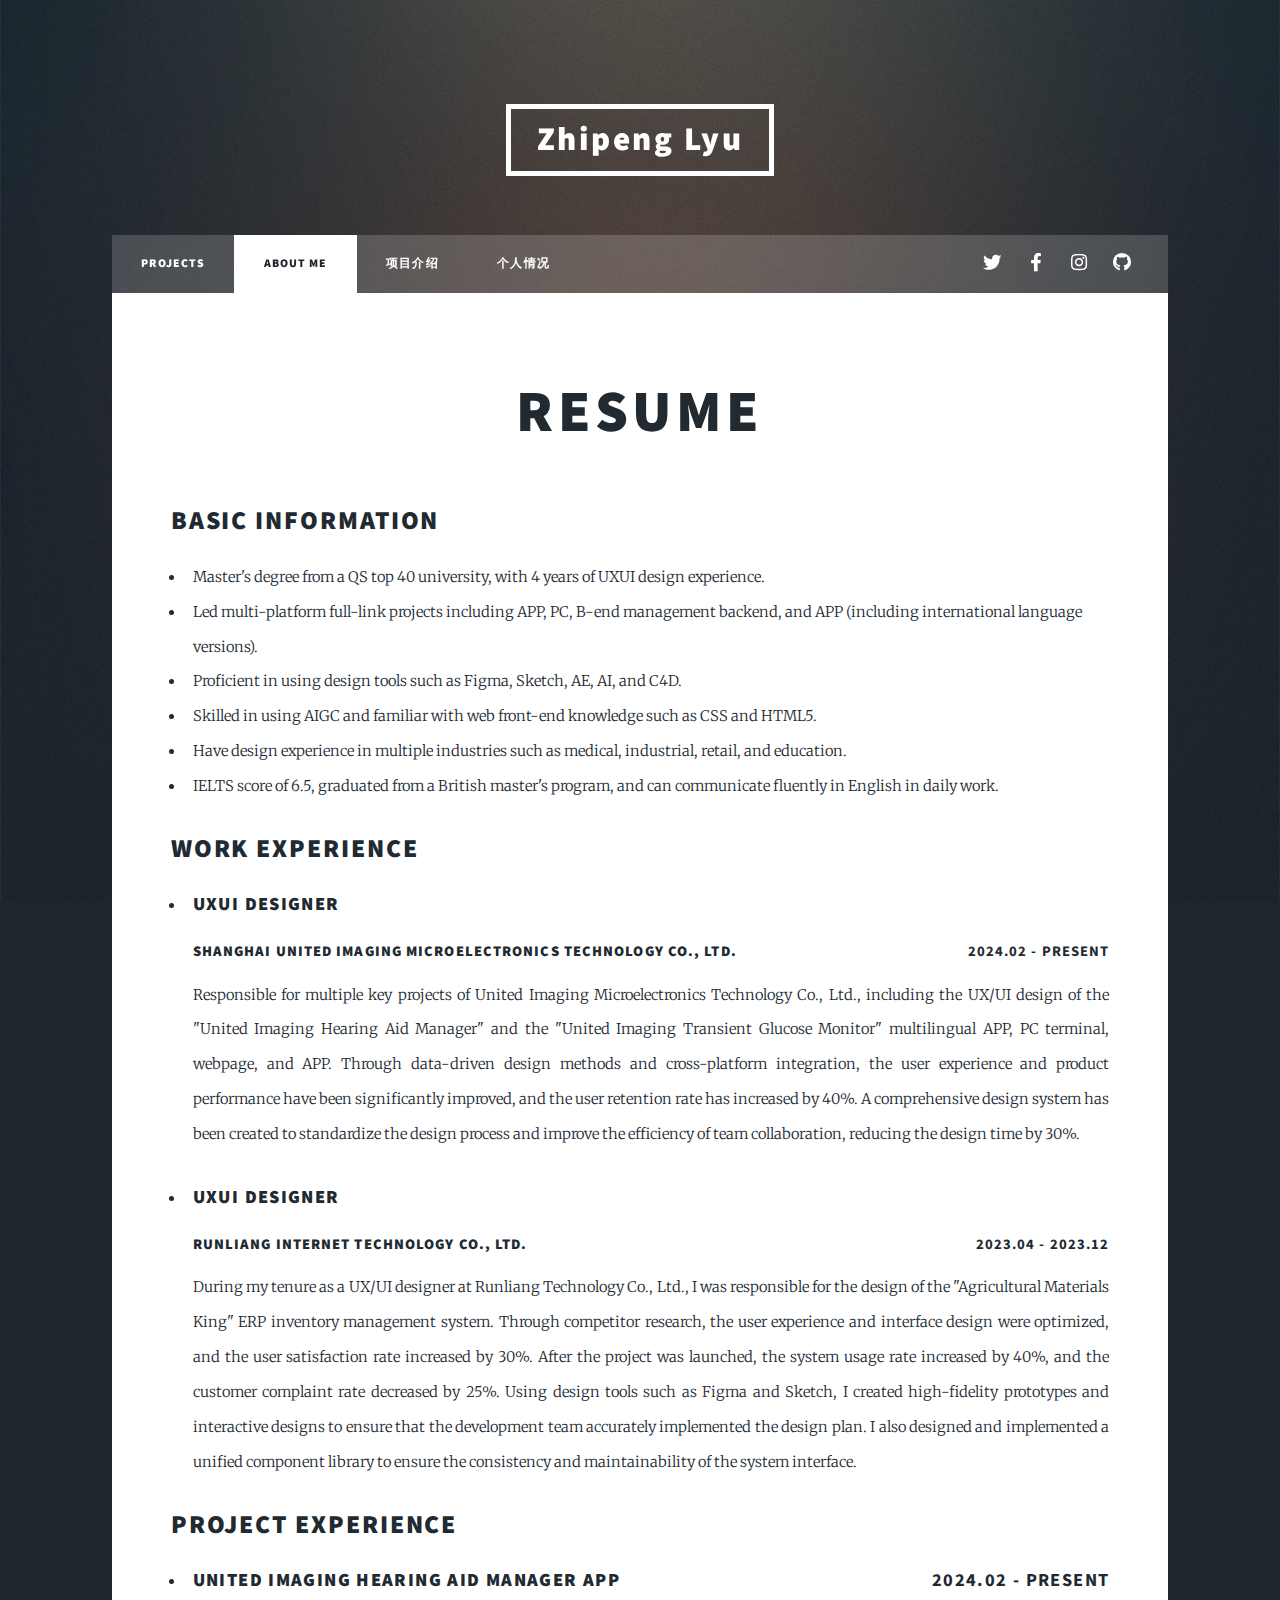
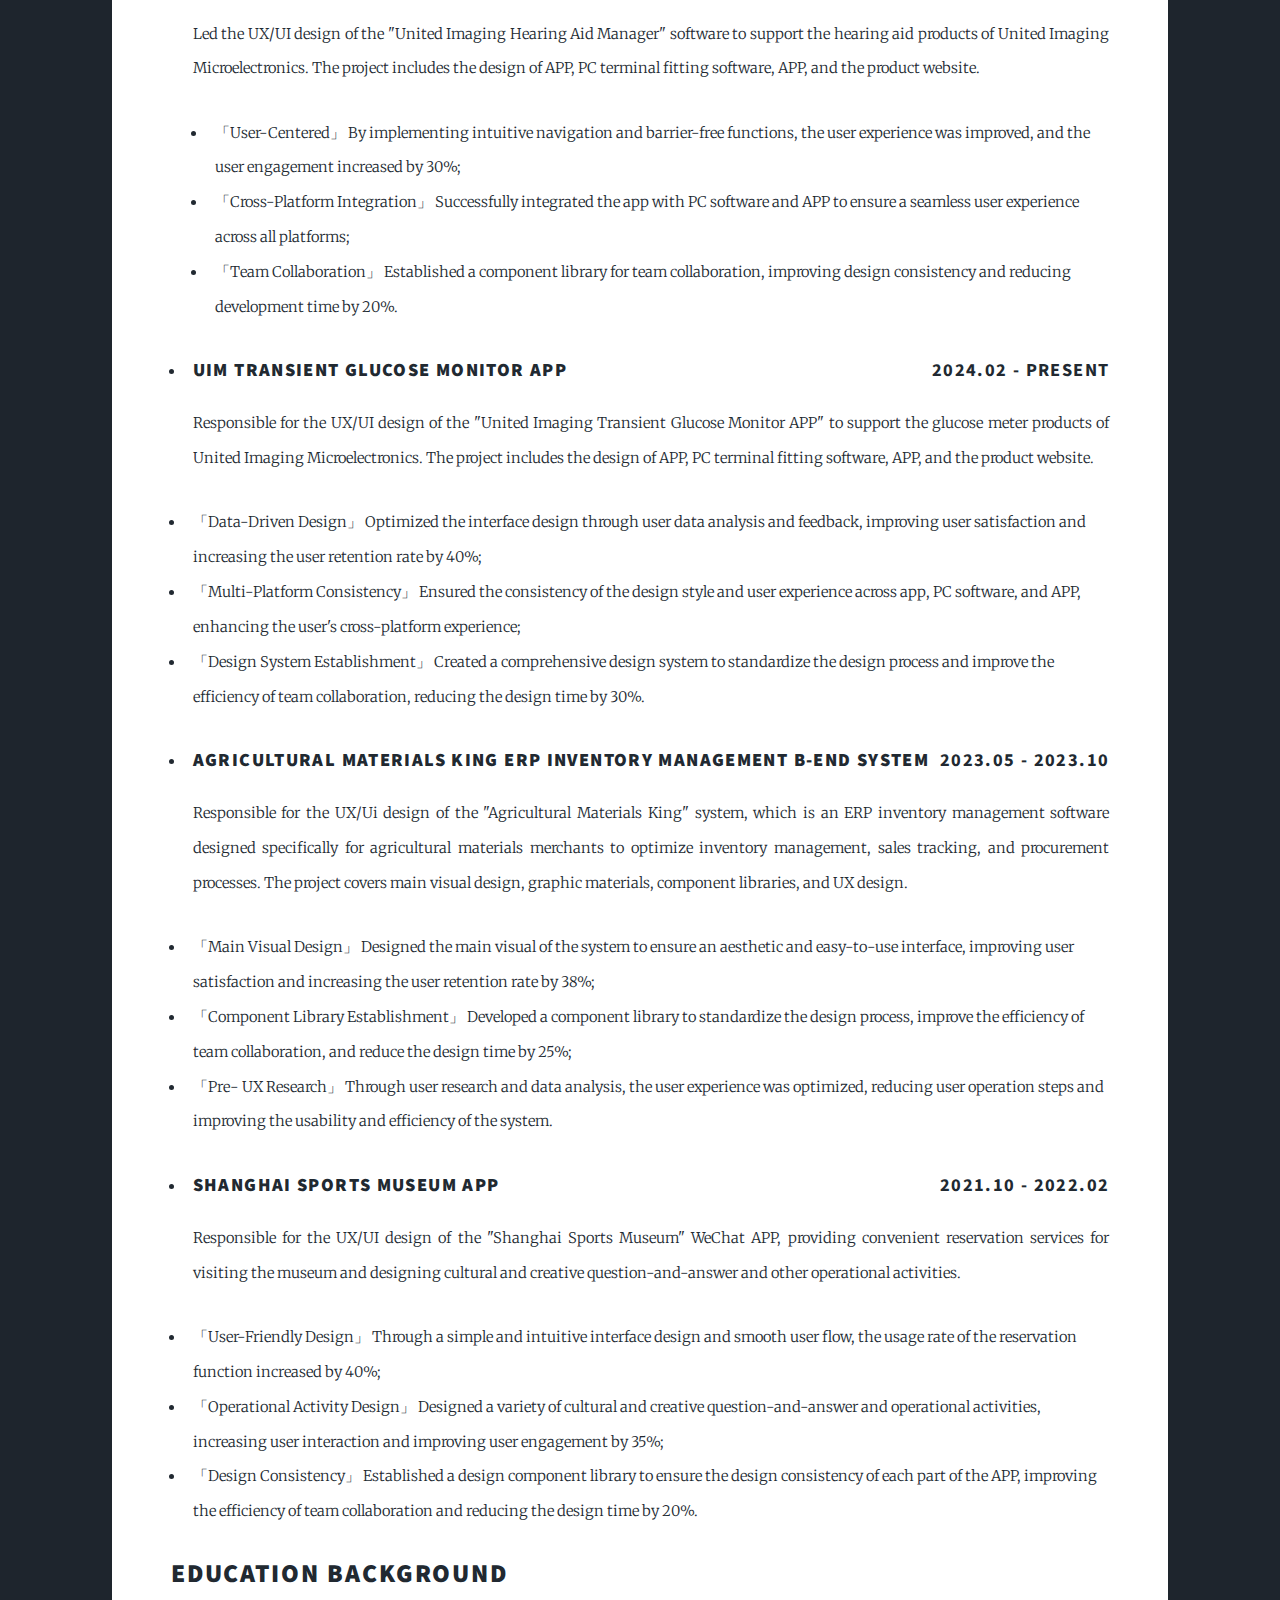
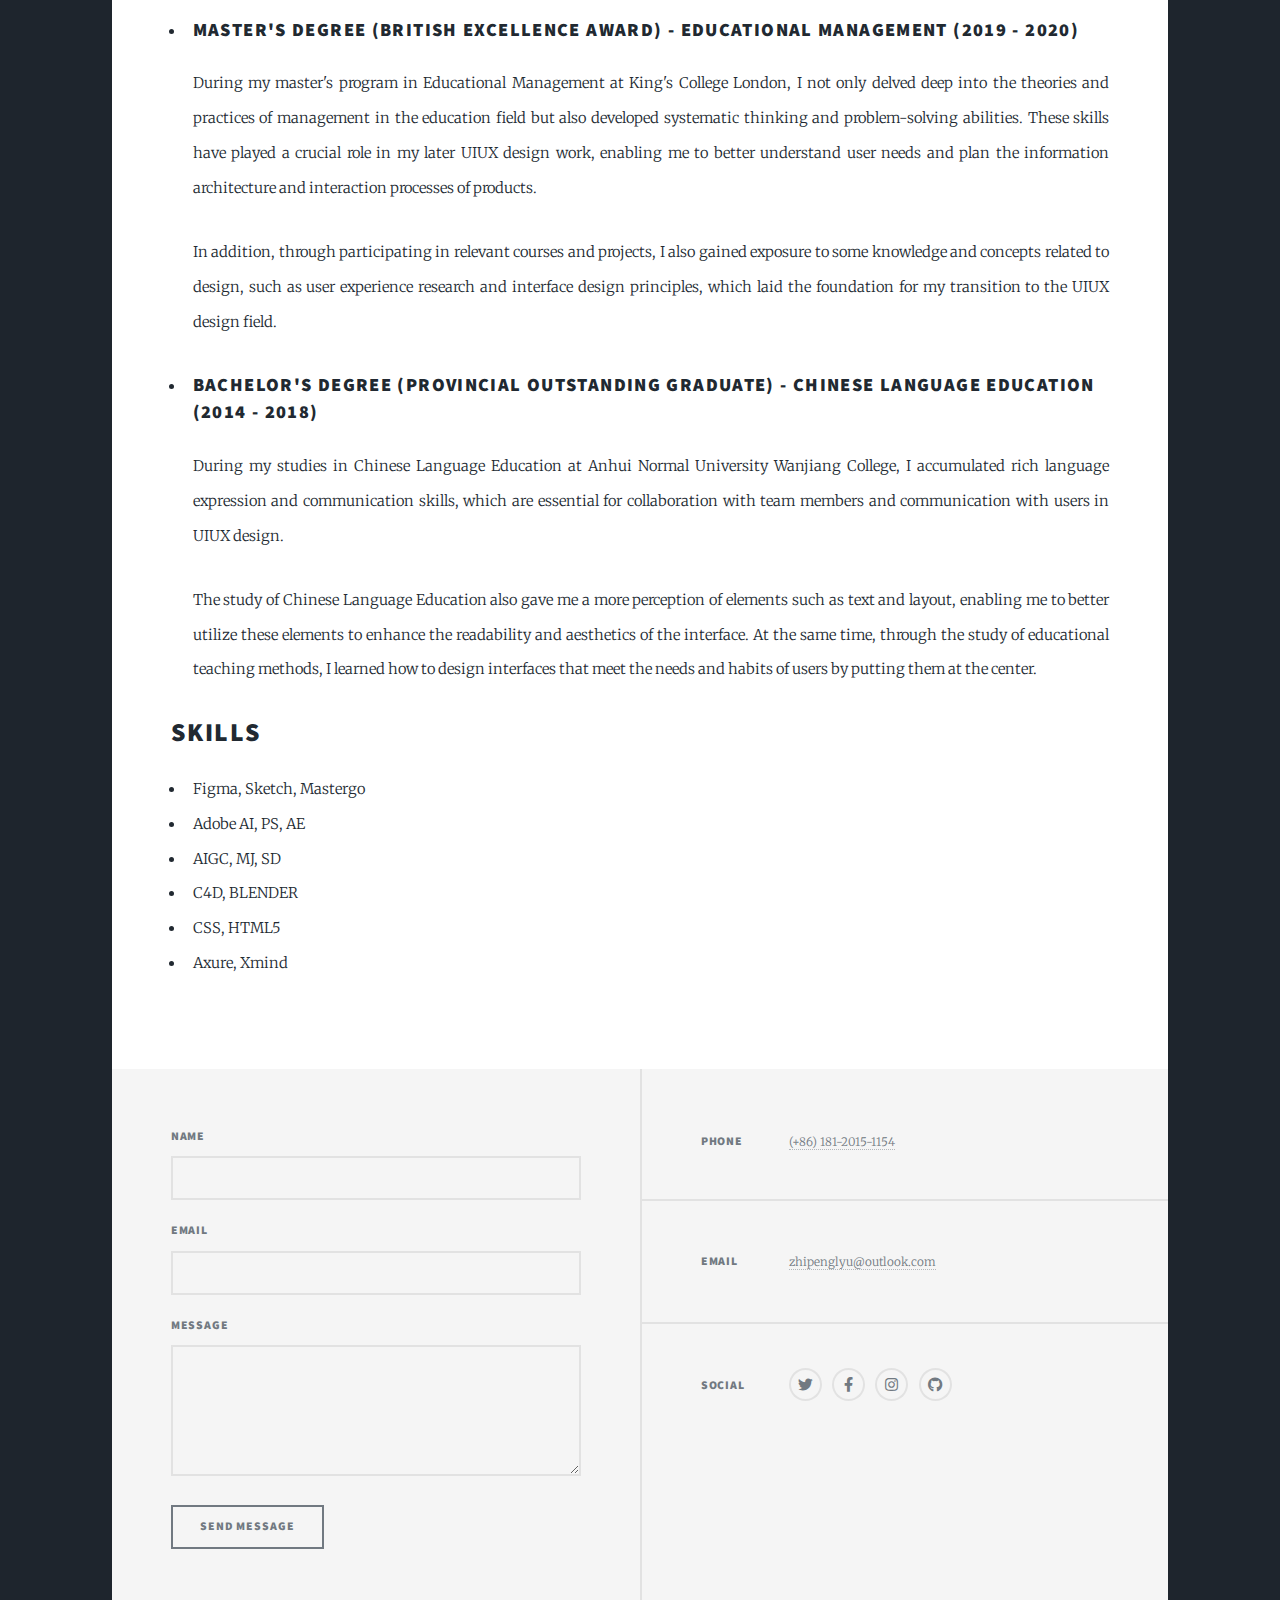
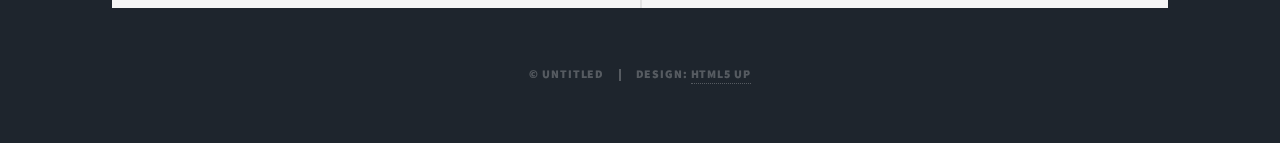
<file: reusmeInEnglish.html>
<!DOCTYPE HTML>
<!--
    Massively by HTML5 UP
    html5up.net | @ajlkn
    Free for personal and commercial use under the CCA 3.0 license (html5up.net/license)
-->
<html>
    <head>
        <title>Zhipeng Lyu's Portfolio</title>
        <meta charset="utf-8" />
        <meta name="viewport" content="width=device-width, initial-scale=1, user-scalable=no" />
        <link rel="stylesheet" href="assets/css/main.css" />
        <noscript><link rel="stylesheet" href="assets/css/noscript.css" /></noscript>
    </head>
    <body class="is-preload">

        <!-- Wrapper -->
            <div id="wrapper">

                <!-- Header -->
                    <header id="header">
                        <a href="index.html" class="logo">Zhipeng Lyu</a>
                    </header>

                <!-- Nav -->
                    <nav id="nav">
                        <ul class="links">
							<li><a href="index.html">Projects</a></li>
                            <li class="active"><a href="reusmeInEnglish.html">About Me</a></li>
							<li><a href="elements.html">项目介绍</a></li>
							<li><a href="generic.html">个人情况</a></li>
                        </ul>
                        <ul class="icons">
                            <li><a href="#" class="icon brands fa-twitter"><span class="label">Twitter</span></a></li>
                            <li><a href="#" class="icon brands fa-facebook-f"><span class="label">Facebook</span></a></li>
                            <li><a href="#" class="icon brands fa-instagram"><span class="label">Instagram</span></a></li>
                            <li><a href="#" class="icon brands fa-github"><span class="label">GitHub</span></a></li>
                        </ul>
                    </nav>

                <!-- Main -->
                <div id="main">

                    <!-- Resume -->
                    <section class="post">
                    <header class="major">
                        <h1>Resume</h1>
                    </header>
                    <div class="resume-content">
                        <!-- Your resume content goes here -->
                        <h2>Basic Information</h2>
                        <ul>
                            <li>Master's degree from a QS top 40 university, with 4 years of UXUI design experience.</li>
                            <li>Led multi-platform full-link projects including APP, PC, B-end management backend, and APP (including international language versions).</li>
                            <li>Proficient in using design tools such as Figma, Sketch, AE, AI, and C4D.</li>
                            <li>Skilled in using AIGC and familiar with web front-end knowledge such as CSS and HTML5.</li>
                            <li>Have design experience in multiple industries such as medical, industrial, retail, and education.</li>
                            <li>IELTS score of 6.5, graduated from a British master's program, and can communicate fluently in English in daily work.</li>
                        </ul>	
                        <h2>Work Experience</h2>
                        <ul>
                        <li>
                            <h3>UXUI Designer</h3>
                            <h4>Shanghai United Imaging Microelectronics Technology Co., Ltd. <span>2024.02 - Present</span></h4>
                            <p>Responsible for multiple key projects of United Imaging Microelectronics Technology Co., Ltd., including the UX/UI design of the "United Imaging Hearing Aid Manager" and the "United Imaging Transient Glucose Monitor" multilingual APP, PC terminal, webpage, and APP. Through data-driven design methods and cross-platform integration, the user experience and product performance have been significantly improved, and the user retention rate has increased by 40%. A comprehensive design system has been created to standardize the design process and improve the efficiency of team collaboration, reducing the design time by 30%.</p>
                        </li>
                        <li>
                            <h3>UXUI Designer</h3>
                            <h4>Runliang Internet Technology Co., Ltd. <span>2023.04 - 2023.12</span></h4>
                            <p>During my tenure as a UX/UI designer at Runliang Technology Co., Ltd., I was responsible for the design of the "Agricultural Materials King" ERP inventory management system. Through competitor research, the user experience and interface design were optimized, and the user satisfaction rate increased by 30%. After the project was launched, the system usage rate increased by 40%, and the customer complaint rate decreased by 25%. Using design tools such as Figma and Sketch, I created high-fidelity prototypes and interactive designs to ensure that the development team accurately implemented the design plan. I also designed and implemented a unified component library to ensure the consistency and maintainability of the system interface.</p>
                        </li>
                        </ul>
                        <h2>Project Experience</h2>
                        <ul>
                          <li>
                            <h3>United Imaging Hearing Aid Manager APP <span>2024.02 - Present</span></h3>
                            <p>Led the UX/UI design of the "United Imaging Hearing Aid Manager" software to support the hearing aid products of United Imaging Microelectronics. The project includes the design of APP, PC terminal fitting software,  APP, and the product website.
                            <ul>
                                <li> 「User-Centered」 By implementing intuitive navigation and barrier-free functions, the user experience was improved, and the user engagement increased by 30%;</li>
                              	<li> 「Cross-Platform Integration」 Successfully integrated the app with PC software and  APP to ensure a seamless user experience across all platforms;</li>
                              	<li> 「Team Collaboration」 Established a component library for team collaboration, improving design consistency and reducing development time by 20%.</li>
                            </p>
                            </ul>
                          </li>
                          <li>
                            <h3>UIM Transient Glucose Monitor APP <span>2024.02 - Present</span></h3>
                            <p>Responsible for the UX/UI design of the "United Imaging Transient Glucose Monitor APP" to support the glucose meter products of United Imaging Microelectronics. The project includes the design of APP, PC terminal fitting software,  APP, and the product website.
                              <li> 「Data-Driven Design」 Optimized the interface design through user data analysis and feedback, improving user satisfaction and increasing the user retention rate by 40%;</li>
                              <li> 「Multi-Platform Consistency」 Ensured the consistency of the design style and user experience across app, PC software, and  APP, enhancing the user's cross-platform experience;</li>
                              <li> 「Design System Establishment」 Created a comprehensive design system to standardize the design process and improve the efficiency of team collaboration, reducing the design time by 30%.</li>
                            </p>
                          </li>
                          <li>
                            <h3>Agricultural Materials King ERP Inventory Management B-End System <span>2023.05 - 2023.10</span></h3>
                            <p>Responsible for the UX/Ui design of the "Agricultural Materials King" system, which is an ERP inventory management software designed specifically for agricultural materials merchants to optimize inventory management, sales tracking, and procurement processes. The project covers main visual design, graphic materials, component libraries, and UX design.
                              <li> 「Main Visual Design」 Designed the main visual of the system to ensure an aesthetic and easy-to-use interface, improving user satisfaction and increasing the user retention rate by 38%;</li>
                              <li> 「Component Library Establishment」 Developed a component library to standardize the design process, improve the efficiency of team collaboration, and reduce the design time by 25%;</li>
                              <li> 「Pre- UX Research」 Through user research and data analysis, the user experience was optimized, reducing user operation steps and improving the usability and efficiency of the system.</li>
                            </p>
                          </li>
                          <li>
                            <h3>Shanghai Sports Museum APP <span>2021.10 - 2022.02</span></h3>
                            <p>Responsible for the UX/UI design of the "Shanghai Sports Museum" WeChat APP, providing convenient reservation services for visiting the museum and designing cultural and creative question-and-answer and other operational activities.
                              <li> 「User-Friendly Design」 Through a simple and intuitive interface design and smooth user flow, the usage rate of the reservation function increased by 40%;</li>
                              <li> 「Operational Activity Design」 Designed a variety of cultural and creative question-and-answer and operational activities, increasing user interaction and improving user engagement by 35%;</li>
                              <li> 「Design Consistency」 Established a design component library to ensure the design consistency of each part of the  APP, improving the efficiency of team collaboration and reducing the design time by 20%.</li>
                            </p>			
                            </li>
                        </ul>
                        <h2>Education Background</h2>
                        <ul>
                            <li>
                                <h3>Master's Degree (British Excellence Award) - Educational Management (2019 - 2020)</h3>
                                <p>During my master's program in Educational Management at King's College London, I not only delved deep into the theories and practices of management in the education field but also developed systematic thinking and problem-solving abilities. These skills have played a crucial role in my later UIUX design work, enabling me to better understand user needs and plan the information architecture and interaction processes of products.</p>
                                <p>In addition, through participating in relevant courses and projects, I also gained exposure to some knowledge and concepts related to design, such as user experience research and interface design principles, which laid the foundation for my transition to the UIUX design field.</p>
                            </li>
                            <li>
                                <h3>Bachelor's Degree (Provincial Outstanding Graduate) - Chinese Language Education (2014 - 2018)</h3>
                                <p>During my studies in Chinese Language Education at Anhui Normal University Wanjiang College, I accumulated rich language expression and communication skills, which are essential for collaboration with team members and communication with users in UIUX design.</p>
                                <p>The study of Chinese Language Education also gave me a more perception of elements such as text and layout, enabling me to better utilize these elements to enhance the readability and aesthetics of the interface. At the same time, through the study of educational teaching methods, I learned how to design interfaces that meet the needs and habits of users by putting them at the center.</p>
                            </li>
                        </ul>
                        <h2>Skills</h2>
                        <ul>
                        <li>Figma, Sketch, Mastergo</li>
                        <li>Adobe AI, PS, AE</li>
                        <li>AIGC, MJ, SD</li>
                        <li>C4D, BLENDER</li>
                        <li>CSS, HTML5</li>
                        <li>Axure, Xmind</li>
                        </ul>
                    </div>
                    </section>

                </div>				
                <!-- Footer -->
                    <footer id="footer">
                        <section>
                            <form method="post" action="#">
                                <div class="fields">
                                    <div class="field">
                                        <label for="name">Name</label>
                                        <input type="text" name="name" id="name" />
                                    </div>
                                    <div class="field">
                                        <label for="email">Email</label>
                                        <input type="text" name="email" id="email" />
                                    </div>
                                    <div class="field">
                                        <label for="message">Message</label>
                                        <textarea name="message" id="message" rows="3"></textarea>
                                    </div>
                                </div>
                                <ul class="actions">
                                    <li><input type="submit" value="Send Message" /></li>
                                </ul>
                            </form>
                        </section>
                        <section class="split contact">
                            <section>
                                <h3>Phone</h3>
                                <p><a href="#">(+86) 181-2015-1154</a></p>
                            </section>
                            <section>
                                <h3>Email</h3>
                                <p><a href="#">zhipenglyu@outlook.com</a></p>
                            </section>
                            <section>
                                <h3>Social</h3>
                                <ul class="icons alt">
                                    <li><a href="#" class="icon brands alt fa-twitter"><span class="label">Twitter</span></a></li>
                                    <li><a href="#" class="icon brands alt fa-facebook-f"><span class="label">Facebook</span></a></li>
                                    <li><a href="#" class="icon brands alt fa-instagram"><span class="label">Instagram</span></a></li>
                                    <li><a href="#" class="icon brands alt fa-github"><span class="label">GitHub</span></a></li>
                                </ul>
                            </section>
                        </section>
                    </footer>

                <!-- Copyright -->
                    <div id="copyright">
                        <ul><li>&copy; Untitled</li><li>Design: <a href="https://html5up.net">HTML5 UP</a></li></ul>
                    </div>

            </div>

        <!-- Scripts -->
            <script src="assets/js/jquery.min.js"></script>
            <script src="assets/js/jquery.scrollex.min.js"></script>
            <script src="assets/js/jquery.scrolly.min.js"></script>
            <script src="assets/js/browser.min.js"></script>
            <script src="assets/js/breakpoints.min.js"></script>
            <script src="assets/js/util.js"></script>
            <script src="assets/js/main.js"></script>

    </body>
</html>
</file>
<file: assets/css/main.css>
@import url(fontawesome-all.min.css);
@import url("https://fonts.googleapis.com/css?family=Merriweather:300,700,300italic,700italic|Source+Sans+Pro:900");

/*
	Massively by HTML5 UP
	html5up.net | @ajlkn
	Free for personal and commercial use under the CCA 3.0 license (html5up.net/license)
*/

html, body, div, span, applet, object,
iframe, h1, h2, h3, h4, h5, h6, p, blockquote,
pre, a, abbr, acronym, address, big, cite,
code, del, dfn, em, img, ins, kbd, q, s, samp,
small, strike, strong, sub, sup, tt, var, b,
u, i, center, dl, dt, dd, ol, ul, li, fieldset,
form, label, legend, table, caption, tbody,
tfoot, thead, tr, th, td, article, aside,
canvas, details, embed, figure, figcaption,
footer, header, hgroup, menu, nav, output, ruby,
section, summary, time, mark, audio, video {
	margin: 0;
	padding: 0;
	border: 0;
	font-size: 100%;
	font: inherit;
	vertical-align: baseline;}

article, aside, details, figcaption, figure,
footer, header, hgroup, menu, nav, section {
	display: block;}

body {
	line-height: 1;
}

ol, ul {
	list-style: none;
}

blockquote, q {
	quotes: none;
}

	blockquote:before, blockquote:after, q:before, q:after {
		content: '';
		content: none;
	}

table {
	border-collapse: collapse;
	border-spacing: 0;
}

body {
	-webkit-text-size-adjust: none;
}

mark {
	background-color: transparent;
	color: inherit;
}

input::-moz-focus-inner {
	border: 0;
	padding: 0;
}

input, select, textarea {
	-moz-appearance: none;
	-webkit-appearance: none;
	-ms-appearance: none;
	appearance: none;
}

/* Basic */


	h3 {
		position: relative;
	}
	
	h3 span {
		position: absolute;
		right: 0;
		font-weight: lighter;
	}

	h4 {
		position: relative;
	}

	h4 span {
		position: absolute;
		right: 0;
		font-weight: lighter;
	}

	@-ms-viewport {
		width: device-width;
	}

	body {
		-ms-overflow-style: scrollbar;
	}

	@media screen and (max-width: 480px) {

		html, body {
			min-width: 320px;
		}

	}

	html {
		box-sizing: border-box;
	}

	*, *:before, *:after {
		box-sizing: inherit;
	}

	body {
		background-color: #1e252d;
	}

		body.is-preload *, body.is-preload *:before, body.is-preload *:after {
			-moz-animation: none !important;
			-webkit-animation: none !important;
			-ms-animation: none !important;
			animation: none !important;
			-moz-transition: none !important;
			-webkit-transition: none !important;
			-ms-transition: none !important;
			transition: none !important;
		}

/* Type */

	html {
		font-size: 16pt;
	}

		@media screen and (max-width: 1680px) {

			html {
				font-size: 12pt;
			}

		}

		@media screen and (max-width: 1280px) {

			html {
				font-size: 11pt;
			}

		}

		@media screen and (max-width: 360px) {

			html {
				font-size: 10pt;
			}

		}

	body {
		color: #212931;
	}

	body, input, select, textarea {
		font-family: "Merriweather", Georgia, serif;
		font-weight: 300;
		font-size: 1rem;
		line-height: 2.375;
	}

	a {
		-moz-transition: color 0.2s ease-in-out, background-color 0.2s ease-in-out, border-color 0.2s ease-in-out, box-shadow 0.2s ease-in-out;
		-webkit-transition: color 0.2s ease-in-out, background-color 0.2s ease-in-out, border-color 0.2s ease-in-out, box-shadow 0.2s ease-in-out;
		-ms-transition: color 0.2s ease-in-out, background-color 0.2s ease-in-out, border-color 0.2s ease-in-out, box-shadow 0.2s ease-in-out;
		transition: color 0.2s ease-in-out, background-color 0.2s ease-in-out, border-color 0.2s ease-in-out, box-shadow 0.2s ease-in-out;
		border-bottom: dotted 1px;
		text-decoration: none;
	}

		a:hover {
			border-bottom-color: transparent;
		}

	strong, b {
		font-weight: 600;
	}

	em, i {
		font-style: italic;
	}

	p {
		text-align: justify;
		margin: 0 0 2rem 0;
	}

	h1, h2, h3, h4, h5, h6 {
		font-family: "Source Sans Pro", Helvetica, sans-serif;
		font-weight: 900;
		line-height: 1.5;
		letter-spacing: 0.075em;
		text-transform: uppercase;
		margin: 0 0 1rem 0;
	}

		h1 a, h2 a, h3 a, h4 a, h5 a, h6 a {
			border-bottom: 0;
			color: inherit;
			text-decoration: none;
		}

	h1 {
		font-size: 4rem;
		line-height: 1.1;
		margin: 0 0 2rem 0;
	}

	h2 {
		font-size: 1.75rem;
		line-height: 1.3;
		margin: 0 0 1.5rem 0;
	}

	h3 {
		font-size: 1.25rem;
		margin: 0 0 1.5rem 0;
	}

	h4 {
		font-size: 1rem;
	}

	h5 {
		font-size: 0.9rem;
	}

	h6 {
		font-size: 0.8rem;
	}

	sub {
		font-size: 0.8rem;
		position: relative;
		top: 0.5rem;
	}

	sup {
		font-size: 0.8rem;
		position: relative;
		top: -0.5rem;
	}

	blockquote {
		border-left: solid 4px;
		font-style: italic;
		margin: 0 0 2rem 0;
		padding: 0.5rem 0 0.5rem 2rem;
	}

	code {
		border: solid 2px;
		font-family: "Courier New", monospace;
		font-size: 0.9rem;
		margin: 0 0.25rem;
		padding: 0.25rem 0.65rem;
	}

	pre {
		-webkit-overflow-scrolling: touch;
		font-family: "Courier New", monospace;
		font-size: 0.9rem;
		margin: 0 0 2rem 0;
	}

		pre code {
			display: block;
			line-height: 1.75;
			padding: 1rem 1.5rem;
			overflow-x: auto;
		}

	hr {
		border: 0;
		border-bottom: solid 2px;
		margin: 3rem 0;
	}

		hr.major {
			margin: 5rem 0;
		}

	.align-left {
		text-align: left;
	}

	.align-center {
		text-align: center;
	}

	.align-right {
		text-align: right;
	}

	input, select, textarea {
		color: #212931;
	}

	a {
		color: #212931;
		border-bottom-color: rgba(33, 41, 49, 0.5);
	}

		a:hover {
			border-bottom-color: transparent;
			color: #18bfef !important;
		}

	strong, b {
		color: #212931;
	}

	h1, h2, h3, h4, h5, h6 {
		color: #212931;
	}

	blockquote {
		border-left-color: #eeeeee;
	}

	code {
		background: rgba(220, 220, 220, 0.25);
		border-color: #eeeeee;
	}

	hr {
		border-bottom-color: #eeeeee;
	}

/* Row */

	.row {
		display: flex;
		flex-wrap: wrap;
		box-sizing: border-box;
		align-items: stretch;
	}

		.row > * {
			box-sizing: border-box;
		}

		.row.gtr-uniform > * > :last-child {
			margin-bottom: 0;
		}

		.row.aln-left {
			justify-content: flex-start;
		}

		.row.aln-center {
			justify-content: center;
		}

		.row.aln-right {
			justify-content: flex-end;
		}

		.row.aln-top {
			align-items: flex-start;
		}

		.row.aln-middle {
			align-items: center;
		}

		.row.aln-bottom {
			align-items: flex-end;
		}

		.row > .imp {
			order: -1;
		}

		.row > .col-1 {
			width: 8.33333%;
		}

		.row > .off-1 {
			margin-left: 8.33333%;
		}

		.row > .col-2 {
			width: 16.66667%;
		}

		.row > .off-2 {
			margin-left: 16.66667%;
		}

		.row > .col-3 {
			width: 25%;
		}

		.row > .off-3 {
			margin-left: 25%;
		}

		.row > .col-4 {
			width: 33.33333%;
		}

		.row > .off-4 {
			margin-left: 33.33333%;
		}

		.row > .col-5 {
			width: 41.66667%;
		}

		.row > .off-5 {
			margin-left: 41.66667%;
		}

		.row > .col-6 {
			width: 50%;
		}

		.row > .off-6 {
			margin-left: 50%;
		}

		.row > .col-7 {
			width: 58.33333%;
		}

		.row > .off-7 {
			margin-left: 58.33333%;
		}

		.row > .col-8 {
			width: 66.66667%;
		}

		.row > .off-8 {
			margin-left: 66.66667%;
		}

		.row > .col-9 {
			width: 75%;
		}

		.row > .off-9 {
			margin-left: 75%;
		}

		.row > .col-10 {
			width: 83.33333%;
		}

		.row > .off-10 {
			margin-left: 83.33333%;
		}

		.row > .col-11 {
			width: 91.66667%;
		}

		.row > .off-11 {
			margin-left: 91.66667%;
		}

		.row > .col-12 {
			width: 100%;
		}

		.row > .off-12 {
			margin-left: 100%;
		}

		.row.gtr-0 {
			margin-top: 0;
			margin-left: 0rem;
		}

			.row.gtr-0 > * {
				padding: 0 0 0 0rem;
			}

			.row.gtr-0.gtr-uniform {
				margin-top: 0rem;
			}

				.row.gtr-0.gtr-uniform > * {
					padding-top: 0rem;
				}

		.row.gtr-25 {
			margin-top: 0;
			margin-left: -0.375rem;
		}

			.row.gtr-25 > * {
				padding: 0 0 0 0.375rem;
			}

			.row.gtr-25.gtr-uniform {
				margin-top: -0.375rem;
			}

				.row.gtr-25.gtr-uniform > * {
					padding-top: 0.375rem;
				}

		.row.gtr-50 {
			margin-top: 0;
			margin-left: -0.75rem;
		}

			.row.gtr-50 > * {
				padding: 0 0 0 0.75rem;
			}

			.row.gtr-50.gtr-uniform {
				margin-top: -0.75rem;
			}

				.row.gtr-50.gtr-uniform > * {
					padding-top: 0.75rem;
				}

		.row {
			margin-top: 0;
			margin-left: -1.5rem;
		}

			.row > * {
				padding: 0 0 0 1.5rem;
			}

			.row.gtr-uniform {
				margin-top: -1.5rem;
			}

				.row.gtr-uniform > * {
					padding-top: 1.5rem;
				}

		.row.gtr-150 {
			margin-top: 0;
			margin-left: -2.25rem;
		}

			.row.gtr-150 > * {
				padding: 0 0 0 2.25rem;
			}

			.row.gtr-150.gtr-uniform {
				margin-top: -2.25rem;
			}

				.row.gtr-150.gtr-uniform > * {
					padding-top: 2.25rem;
				}

		.row.gtr-200 {
			margin-top: 0;
			margin-left: -3rem;
		}

			.row.gtr-200 > * {
				padding: 0 0 0 3rem;
			}

			.row.gtr-200.gtr-uniform {
				margin-top: -3rem;
			}

				.row.gtr-200.gtr-uniform > * {
					padding-top: 3rem;
				}

		@media screen and (max-width: 1680px) {

			.row {
				display: flex;
				flex-wrap: wrap;
				box-sizing: border-box;
				align-items: stretch;
			}

				.row > * {
					box-sizing: border-box;
				}

				.row.gtr-uniform > * > :last-child {
					margin-bottom: 0;
				}

				.row.aln-left {
					justify-content: flex-start;
				}

				.row.aln-center {
					justify-content: center;
				}

				.row.aln-right {
					justify-content: flex-end;
				}

				.row.aln-top {
					align-items: flex-start;
				}

				.row.aln-middle {
					align-items: center;
				}

				.row.aln-bottom {
					align-items: flex-end;
				}

				.row > .imp-xlarge {
					order: -1;
				}

				.row > .col-1-xlarge {
					width: 8.33333%;
				}

				.row > .off-1-xlarge {
					margin-left: 8.33333%;
				}

				.row > .col-2-xlarge {
					width: 16.66667%;
				}

				.row > .off-2-xlarge {
					margin-left: 16.66667%;
				}

				.row > .col-3-xlarge {
					width: 25%;
				}

				.row > .off-3-xlarge {
					margin-left: 25%;
				}

				.row > .col-4-xlarge {
					width: 33.33333%;
				}

				.row > .off-4-xlarge {
					margin-left: 33.33333%;
				}

				.row > .col-5-xlarge {
					width: 41.66667%;
				}

				.row > .off-5-xlarge {
					margin-left: 41.66667%;
				}

				.row > .col-6-xlarge {
					width: 50%;
				}

				.row > .off-6-xlarge {
					margin-left: 50%;
				}

				.row > .col-7-xlarge {
					width: 58.33333%;
				}

				.row > .off-7-xlarge {
					margin-left: 58.33333%;
				}

				.row > .col-8-xlarge {
					width: 66.66667%;
				}

				.row > .off-8-xlarge {
					margin-left: 66.66667%;
				}

				.row > .col-9-xlarge {
					width: 75%;
				}

				.row > .off-9-xlarge {
					margin-left: 75%;
				}

				.row > .col-10-xlarge {
					width: 83.33333%;
				}

				.row > .off-10-xlarge {
					margin-left: 83.33333%;
				}

				.row > .col-11-xlarge {
					width: 91.66667%;
				}

				.row > .off-11-xlarge {
					margin-left: 91.66667%;
				}

				.row > .col-12-xlarge {
					width: 100%;
				}

				.row > .off-12-xlarge {
					margin-left: 100%;
				}

				.row.gtr-0 {
					margin-top: 0;
					margin-left: 0rem;
				}

					.row.gtr-0 > * {
						padding: 0 0 0 0rem;
					}

					.row.gtr-0.gtr-uniform {
						margin-top: 0rem;
					}

						.row.gtr-0.gtr-uniform > * {
							padding-top: 0rem;
						}

				.row.gtr-25 {
					margin-top: 0;
					margin-left: -0.375rem;
				}

					.row.gtr-25 > * {
						padding: 0 0 0 0.375rem;
					}

					.row.gtr-25.gtr-uniform {
						margin-top: -0.375rem;
					}

						.row.gtr-25.gtr-uniform > * {
							padding-top: 0.375rem;
						}

				.row.gtr-50 {
					margin-top: 0;
					margin-left: -0.75rem;
				}

					.row.gtr-50 > * {
						padding: 0 0 0 0.75rem;
					}

					.row.gtr-50.gtr-uniform {
						margin-top: -0.75rem;
					}

						.row.gtr-50.gtr-uniform > * {
							padding-top: 0.75rem;
						}

				.row {
					margin-top: 0;
					margin-left: -1.5rem;
				}

					.row > * {
						padding: 0 0 0 1.5rem;
					}

					.row.gtr-uniform {
						margin-top: -1.5rem;
					}

						.row.gtr-uniform > * {
							padding-top: 1.5rem;
						}

				.row.gtr-150 {
					margin-top: 0;
					margin-left: -2.25rem;
				}

					.row.gtr-150 > * {
						padding: 0 0 0 2.25rem;
					}

					.row.gtr-150.gtr-uniform {
						margin-top: -2.25rem;
					}

						.row.gtr-150.gtr-uniform > * {
							padding-top: 2.25rem;
						}

				.row.gtr-200 {
					margin-top: 0;
					margin-left: -3rem;
				}

					.row.gtr-200 > * {
						padding: 0 0 0 3rem;
					}

					.row.gtr-200.gtr-uniform {
						margin-top: -3rem;
					}

						.row.gtr-200.gtr-uniform > * {
							padding-top: 3rem;
						}

		}

		@media screen and (max-width: 1280px) {

			.row {
				display: flex;
				flex-wrap: wrap;
				box-sizing: border-box;
				align-items: stretch;
			}

				.row > * {
					box-sizing: border-box;
				}

				.row.gtr-uniform > * > :last-child {
					margin-bottom: 0;
				}

				.row.aln-left {
					justify-content: flex-start;
				}

				.row.aln-center {
					justify-content: center;
				}

				.row.aln-right {
					justify-content: flex-end;
				}

				.row.aln-top {
					align-items: flex-start;
				}

				.row.aln-middle {
					align-items: center;
				}

				.row.aln-bottom {
					align-items: flex-end;
				}

				.row > .imp-large {
					order: -1;
				}

				.row > .col-1-large {
					width: 8.33333%;
				}

				.row > .off-1-large {
					margin-left: 8.33333%;
				}

				.row > .col-2-large {
					width: 16.66667%;
				}

				.row > .off-2-large {
					margin-left: 16.66667%;
				}

				.row > .col-3-large {
					width: 25%;
				}

				.row > .off-3-large {
					margin-left: 25%;
				}

				.row > .col-4-large {
					width: 33.33333%;
				}

				.row > .off-4-large {
					margin-left: 33.33333%;
				}

				.row > .col-5-large {
					width: 41.66667%;
				}

				.row > .off-5-large {
					margin-left: 41.66667%;
				}

				.row > .col-6-large {
					width: 50%;
				}

				.row > .off-6-large {
					margin-left: 50%;
				}

				.row > .col-7-large {
					width: 58.33333%;
				}

				.row > .off-7-large {
					margin-left: 58.33333%;
				}

				.row > .col-8-large {
					width: 66.66667%;
				}

				.row > .off-8-large {
					margin-left: 66.66667%;
				}

				.row > .col-9-large {
					width: 75%;
				}

				.row > .off-9-large {
					margin-left: 75%;
				}

				.row > .col-10-large {
					width: 83.33333%;
				}

				.row > .off-10-large {
					margin-left: 83.33333%;
				}

				.row > .col-11-large {
					width: 91.66667%;
				}

				.row > .off-11-large {
					margin-left: 91.66667%;
				}

				.row > .col-12-large {
					width: 100%;
				}

				.row > .off-12-large {
					margin-left: 100%;
				}

				.row.gtr-0 {
					margin-top: 0;
					margin-left: 0rem;
				}

					.row.gtr-0 > * {
						padding: 0 0 0 0rem;
					}

					.row.gtr-0.gtr-uniform {
						margin-top: 0rem;
					}

						.row.gtr-0.gtr-uniform > * {
							padding-top: 0rem;
						}

				.row.gtr-25 {
					margin-top: 0;
					margin-left: -0.375rem;
				}

					.row.gtr-25 > * {
						padding: 0 0 0 0.375rem;
					}

					.row.gtr-25.gtr-uniform {
						margin-top: -0.375rem;
					}

						.row.gtr-25.gtr-uniform > * {
							padding-top: 0.375rem;
						}

				.row.gtr-50 {
					margin-top: 0;
					margin-left: -0.75rem;
				}

					.row.gtr-50 > * {
						padding: 0 0 0 0.75rem;
					}

					.row.gtr-50.gtr-uniform {
						margin-top: -0.75rem;
					}

						.row.gtr-50.gtr-uniform > * {
							padding-top: 0.75rem;
						}

				.row {
					margin-top: 0;
					margin-left: -1.5rem;
				}

					.row > * {
						padding: 0 0 0 1.5rem;
					}

					.row.gtr-uniform {
						margin-top: -1.5rem;
					}

						.row.gtr-uniform > * {
							padding-top: 1.5rem;
						}

				.row.gtr-150 {
					margin-top: 0;
					margin-left: -2.25rem;
				}

					.row.gtr-150 > * {
						padding: 0 0 0 2.25rem;
					}

					.row.gtr-150.gtr-uniform {
						margin-top: -2.25rem;
					}

						.row.gtr-150.gtr-uniform > * {
							padding-top: 2.25rem;
						}

				.row.gtr-200 {
					margin-top: 0;
					margin-left: -3rem;
				}

					.row.gtr-200 > * {
						padding: 0 0 0 3rem;
					}

					.row.gtr-200.gtr-uniform {
						margin-top: -3rem;
					}

						.row.gtr-200.gtr-uniform > * {
							padding-top: 3rem;
						}

		}

		@media screen and (max-width: 980px) {

			.row {
				display: flex;
				flex-wrap: wrap;
				box-sizing: border-box;
				align-items: stretch;
			}

				.row > * {
					box-sizing: border-box;
				}

				.row.gtr-uniform > * > :last-child {
					margin-bottom: 0;
				}

				.row.aln-left {
					justify-content: flex-start;
				}

				.row.aln-center {
					justify-content: center;
				}

				.row.aln-right {
					justify-content: flex-end;
				}

				.row.aln-top {
					align-items: flex-start;
				}

				.row.aln-middle {
					align-items: center;
				}

				.row.aln-bottom {
					align-items: flex-end;
				}

				.row > .imp-medium {
					order: -1;
				}

				.row > .col-1-medium {
					width: 8.33333%;
				}

				.row > .off-1-medium {
					margin-left: 8.33333%;
				}

				.row > .col-2-medium {
					width: 16.66667%;
				}

				.row > .off-2-medium {
					margin-left: 16.66667%;
				}

				.row > .col-3-medium {
					width: 25%;
				}

				.row > .off-3-medium {
					margin-left: 25%;
				}

				.row > .col-4-medium {
					width: 33.33333%;
				}

				.row > .off-4-medium {
					margin-left: 33.33333%;
				}

				.row > .col-5-medium {
					width: 41.66667%;
				}

				.row > .off-5-medium {
					margin-left: 41.66667%;
				}

				.row > .col-6-medium {
					width: 50%;
				}

				.row > .off-6-medium {
					margin-left: 50%;
				}

				.row > .col-7-medium {
					width: 58.33333%;
				}

				.row > .off-7-medium {
					margin-left: 58.33333%;
				}

				.row > .col-8-medium {
					width: 66.66667%;
				}

				.row > .off-8-medium {
					margin-left: 66.66667%;
				}

				.row > .col-9-medium {
					width: 75%;
				}

				.row > .off-9-medium {
					margin-left: 75%;
				}

				.row > .col-10-medium {
					width: 83.33333%;
				}

				.row > .off-10-medium {
					margin-left: 83.33333%;
				}

				.row > .col-11-medium {
					width: 91.66667%;
				}

				.row > .off-11-medium {
					margin-left: 91.66667%;
				}

				.row > .col-12-medium {
					width: 100%;
				}

				.row > .off-12-medium {
					margin-left: 100%;
				}

				.row.gtr-0 {
					margin-top: 0;
					margin-left: 0rem;
				}

					.row.gtr-0 > * {
						padding: 0 0 0 0rem;
					}

					.row.gtr-0.gtr-uniform {
						margin-top: 0rem;
					}

						.row.gtr-0.gtr-uniform > * {
							padding-top: 0rem;
						}

				.row.gtr-25 {
					margin-top: 0;
					margin-left: -0.375rem;
				}

					.row.gtr-25 > * {
						padding: 0 0 0 0.375rem;
					}

					.row.gtr-25.gtr-uniform {
						margin-top: -0.375rem;
					}

						.row.gtr-25.gtr-uniform > * {
							padding-top: 0.375rem;
						}

				.row.gtr-50 {
					margin-top: 0;
					margin-left: -0.75rem;
				}

					.row.gtr-50 > * {
						padding: 0 0 0 0.75rem;
					}

					.row.gtr-50.gtr-uniform {
						margin-top: -0.75rem;
					}

						.row.gtr-50.gtr-uniform > * {
							padding-top: 0.75rem;
						}

				.row {
					margin-top: 0;
					margin-left: -1.5rem;
				}

					.row > * {
						padding: 0 0 0 1.5rem;
					}

					.row.gtr-uniform {
						margin-top: -1.5rem;
					}

						.row.gtr-uniform > * {
							padding-top: 1.5rem;
						}

				.row.gtr-150 {
					margin-top: 0;
					margin-left: -2.25rem;
				}

					.row.gtr-150 > * {
						padding: 0 0 0 2.25rem;
					}

					.row.gtr-150.gtr-uniform {
						margin-top: -2.25rem;
					}

						.row.gtr-150.gtr-uniform > * {
							padding-top: 2.25rem;
						}

				.row.gtr-200 {
					margin-top: 0;
					margin-left: -3rem;
				}

					.row.gtr-200 > * {
						padding: 0 0 0 3rem;
					}

					.row.gtr-200.gtr-uniform {
						margin-top: -3rem;
					}

						.row.gtr-200.gtr-uniform > * {
							padding-top: 3rem;
						}

		}

		@media screen and (max-width: 736px) {

			.row {
				display: flex;
				flex-wrap: wrap;
				box-sizing: border-box;
				align-items: stretch;
			}

				.row > * {
					box-sizing: border-box;
				}

				.row.gtr-uniform > * > :last-child {
					margin-bottom: 0;
				}

				.row.aln-left {
					justify-content: flex-start;
				}

				.row.aln-center {
					justify-content: center;
				}

				.row.aln-right {
					justify-content: flex-end;
				}

				.row.aln-top {
					align-items: flex-start;
				}

				.row.aln-middle {
					align-items: center;
				}

				.row.aln-bottom {
					align-items: flex-end;
				}

				.row > .imp-small {
					order: -1;
				}

				.row > .col-1-small {
					width: 8.33333%;
				}

				.row > .off-1-small {
					margin-left: 8.33333%;
				}

				.row > .col-2-small {
					width: 16.66667%;
				}

				.row > .off-2-small {
					margin-left: 16.66667%;
				}

				.row > .col-3-small {
					width: 25%;
				}

				.row > .off-3-small {
					margin-left: 25%;
				}

				.row > .col-4-small {
					width: 33.33333%;
				}

				.row > .off-4-small {
					margin-left: 33.33333%;
				}

				.row > .col-5-small {
					width: 41.66667%;
				}

				.row > .off-5-small {
					margin-left: 41.66667%;
				}

				.row > .col-6-small {
					width: 50%;
				}

				.row > .off-6-small {
					margin-left: 50%;
				}

				.row > .col-7-small {
					width: 58.33333%;
				}

				.row > .off-7-small {
					margin-left: 58.33333%;
				}

				.row > .col-8-small {
					width: 66.66667%;
				}

				.row > .off-8-small {
					margin-left: 66.66667%;
				}

				.row > .col-9-small {
					width: 75%;
				}

				.row > .off-9-small {
					margin-left: 75%;
				}

				.row > .col-10-small {
					width: 83.33333%;
				}

				.row > .off-10-small {
					margin-left: 83.33333%;
				}

				.row > .col-11-small {
					width: 91.66667%;
				}

				.row > .off-11-small {
					margin-left: 91.66667%;
				}

				.row > .col-12-small {
					width: 100%;
				}

				.row > .off-12-small {
					margin-left: 100%;
				}

				.row.gtr-0 {
					margin-top: 0;
					margin-left: 0rem;
				}

					.row.gtr-0 > * {
						padding: 0 0 0 0rem;
					}

					.row.gtr-0.gtr-uniform {
						margin-top: 0rem;
					}

						.row.gtr-0.gtr-uniform > * {
							padding-top: 0rem;
						}

				.row.gtr-25 {
					margin-top: 0;
					margin-left: -0.375rem;
				}

					.row.gtr-25 > * {
						padding: 0 0 0 0.375rem;
					}

					.row.gtr-25.gtr-uniform {
						margin-top: -0.375rem;
					}

						.row.gtr-25.gtr-uniform > * {
							padding-top: 0.375rem;
						}

				.row.gtr-50 {
					margin-top: 0;
					margin-left: -0.75rem;
				}

					.row.gtr-50 > * {
						padding: 0 0 0 0.75rem;
					}

					.row.gtr-50.gtr-uniform {
						margin-top: -0.75rem;
					}

						.row.gtr-50.gtr-uniform > * {
							padding-top: 0.75rem;
						}

				.row {
					margin-top: 0;
					margin-left: -1.5rem;
				}

					.row > * {
						padding: 0 0 0 1.5rem;
					}

					.row.gtr-uniform {
						margin-top: -1.5rem;
					}

						.row.gtr-uniform > * {
							padding-top: 1.5rem;
						}

				.row.gtr-150 {
					margin-top: 0;
					margin-left: -2.25rem;
				}

					.row.gtr-150 > * {
						padding: 0 0 0 2.25rem;
					}

					.row.gtr-150.gtr-uniform {
						margin-top: -2.25rem;
					}

						.row.gtr-150.gtr-uniform > * {
							padding-top: 2.25rem;
						}

				.row.gtr-200 {
					margin-top: 0;
					margin-left: -3rem;
				}

					.row.gtr-200 > * {
						padding: 0 0 0 3rem;
					}

					.row.gtr-200.gtr-uniform {
						margin-top: -3rem;
					}

						.row.gtr-200.gtr-uniform > * {
							padding-top: 3rem;
						}

		}

		@media screen and (max-width: 480px) {

			.row {
				display: flex;
				flex-wrap: wrap;
				box-sizing: border-box;
				align-items: stretch;
			}

				.row > * {
					box-sizing: border-box;
				}

				.row.gtr-uniform > * > :last-child {
					margin-bottom: 0;
				}

				.row.aln-left {
					justify-content: flex-start;
				}

				.row.aln-center {
					justify-content: center;
				}

				.row.aln-right {
					justify-content: flex-end;
				}

				.row.aln-top {
					align-items: flex-start;
				}

				.row.aln-middle {
					align-items: center;
				}

				.row.aln-bottom {
					align-items: flex-end;
				}

				.row > .imp-xsmall {
					order: -1;
				}

				.row > .col-1-xsmall {
					width: 8.33333%;
				}

				.row > .off-1-xsmall {
					margin-left: 8.33333%;
				}

				.row > .col-2-xsmall {
					width: 16.66667%;
				}

				.row > .off-2-xsmall {
					margin-left: 16.66667%;
				}

				.row > .col-3-xsmall {
					width: 25%;
				}

				.row > .off-3-xsmall {
					margin-left: 25%;
				}

				.row > .col-4-xsmall {
					width: 33.33333%;
				}

				.row > .off-4-xsmall {
					margin-left: 33.33333%;
				}

				.row > .col-5-xsmall {
					width: 41.66667%;
				}

				.row > .off-5-xsmall {
					margin-left: 41.66667%;
				}

				.row > .col-6-xsmall {
					width: 50%;
				}

				.row > .off-6-xsmall {
					margin-left: 50%;
				}

				.row > .col-7-xsmall {
					width: 58.33333%;
				}

				.row > .off-7-xsmall {
					margin-left: 58.33333%;
				}

				.row > .col-8-xsmall {
					width: 66.66667%;
				}

				.row > .off-8-xsmall {
					margin-left: 66.66667%;
				}

				.row > .col-9-xsmall {
					width: 75%;
				}

				.row > .off-9-xsmall {
					margin-left: 75%;
				}

				.row > .col-10-xsmall {
					width: 83.33333%;
				}

				.row > .off-10-xsmall {
					margin-left: 83.33333%;
				}

				.row > .col-11-xsmall {
					width: 91.66667%;
				}

				.row > .off-11-xsmall {
					margin-left: 91.66667%;
				}

				.row > .col-12-xsmall {
					width: 100%;
				}

				.row > .off-12-xsmall {
					margin-left: 100%;
				}

				.row.gtr-0 {
					margin-top: 0;
					margin-left: 0rem;
				}

					.row.gtr-0 > * {
						padding: 0 0 0 0rem;
					}

					.row.gtr-0.gtr-uniform {
						margin-top: 0rem;
					}

						.row.gtr-0.gtr-uniform > * {
							padding-top: 0rem;
						}

				.row.gtr-25 {
					margin-top: 0;
					margin-left: -0.375rem;
				}

					.row.gtr-25 > * {
						padding: 0 0 0 0.375rem;
					}

					.row.gtr-25.gtr-uniform {
						margin-top: -0.375rem;
					}

						.row.gtr-25.gtr-uniform > * {
							padding-top: 0.375rem;
						}

				.row.gtr-50 {
					margin-top: 0;
					margin-left: -0.75rem;
				}

					.row.gtr-50 > * {
						padding: 0 0 0 0.75rem;
					}

					.row.gtr-50.gtr-uniform {
						margin-top: -0.75rem;
					}

						.row.gtr-50.gtr-uniform > * {
							padding-top: 0.75rem;
						}

				.row {
					margin-top: 0;
					margin-left: -1.5rem;
				}

					.row > * {
						padding: 0 0 0 1.5rem;
					}

					.row.gtr-uniform {
						margin-top: -1.5rem;
					}

						.row.gtr-uniform > * {
							padding-top: 1.5rem;
						}

				.row.gtr-150 {
					margin-top: 0;
					margin-left: -2.25rem;
				}

					.row.gtr-150 > * {
						padding: 0 0 0 2.25rem;
					}

					.row.gtr-150.gtr-uniform {
						margin-top: -2.25rem;
					}

						.row.gtr-150.gtr-uniform > * {
							padding-top: 2.25rem;
						}

				.row.gtr-200 {
					margin-top: 0;
					margin-left: -3rem;
				}

					.row.gtr-200 > * {
						padding: 0 0 0 3rem;
					}

					.row.gtr-200.gtr-uniform {
						margin-top: -3rem;
					}

						.row.gtr-200.gtr-uniform > * {
							padding-top: 3rem;
						}

		}

		@media screen and (max-width: 360px) {

			.row {
				display: flex;
				flex-wrap: wrap;
				box-sizing: border-box;
				align-items: stretch;
			}

				.row > * {
					box-sizing: border-box;
				}

				.row.gtr-uniform > * > :last-child {
					margin-bottom: 0;
				}

				.row.aln-left {
					justify-content: flex-start;
				}

				.row.aln-center {
					justify-content: center;
				}

				.row.aln-right {
					justify-content: flex-end;
				}

				.row.aln-top {
					align-items: flex-start;
				}

				.row.aln-middle {
					align-items: center;
				}

				.row.aln-bottom {
					align-items: flex-end;
				}

				.row > .imp-xxsmall {
					order: -1;
				}

				.row > .col-1-xxsmall {
					width: 8.33333%;
				}

				.row > .off-1-xxsmall {
					margin-left: 8.33333%;
				}

				.row > .col-2-xxsmall {
					width: 16.66667%;
				}

				.row > .off-2-xxsmall {
					margin-left: 16.66667%;
				}

				.row > .col-3-xxsmall {
					width: 25%;
				}

				.row > .off-3-xxsmall {
					margin-left: 25%;
				}

				.row > .col-4-xxsmall {
					width: 33.33333%;
				}

				.row > .off-4-xxsmall {
					margin-left: 33.33333%;
				}

				.row > .col-5-xxsmall {
					width: 41.66667%;
				}

				.row > .off-5-xxsmall {
					margin-left: 41.66667%;
				}

				.row > .col-6-xxsmall {
					width: 50%;
				}

				.row > .off-6-xxsmall {
					margin-left: 50%;
				}

				.row > .col-7-xxsmall {
					width: 58.33333%;
				}

				.row > .off-7-xxsmall {
					margin-left: 58.33333%;
				}

				.row > .col-8-xxsmall {
					width: 66.66667%;
				}

				.row > .off-8-xxsmall {
					margin-left: 66.66667%;
				}

				.row > .col-9-xxsmall {
					width: 75%;
				}

				.row > .off-9-xxsmall {
					margin-left: 75%;
				}

				.row > .col-10-xxsmall {
					width: 83.33333%;
				}

				.row > .off-10-xxsmall {
					margin-left: 83.33333%;
				}

				.row > .col-11-xxsmall {
					width: 91.66667%;
				}

				.row > .off-11-xxsmall {
					margin-left: 91.66667%;
				}

				.row > .col-12-xxsmall {
					width: 100%;
				}

				.row > .off-12-xxsmall {
					margin-left: 100%;
				}

				.row.gtr-0 {
					margin-top: 0;
					margin-left: 0rem;
				}

					.row.gtr-0 > * {
						padding: 0 0 0 0rem;
					}

					.row.gtr-0.gtr-uniform {
						margin-top: 0rem;
					}

						.row.gtr-0.gtr-uniform > * {
							padding-top: 0rem;
						}

				.row.gtr-25 {
					margin-top: 0;
					margin-left: -0.375rem;
				}

					.row.gtr-25 > * {
						padding: 0 0 0 0.375rem;
					}

					.row.gtr-25.gtr-uniform {
						margin-top: -0.375rem;
					}

						.row.gtr-25.gtr-uniform > * {
							padding-top: 0.375rem;
						}

				.row.gtr-50 {
					margin-top: 0;
					margin-left: -0.75rem;
				}

					.row.gtr-50 > * {
						padding: 0 0 0 0.75rem;
					}

					.row.gtr-50.gtr-uniform {
						margin-top: -0.75rem;
					}

						.row.gtr-50.gtr-uniform > * {
							padding-top: 0.75rem;
						}

				.row {
					margin-top: 0;
					margin-left: -1.5rem;
				}

					.row > * {
						padding: 0 0 0 1.5rem;
					}

					.row.gtr-uniform {
						margin-top: -1.5rem;
					}

						.row.gtr-uniform > * {
							padding-top: 1.5rem;
						}

				.row.gtr-150 {
					margin-top: 0;
					margin-left: -2.25rem;
				}

					.row.gtr-150 > * {
						padding: 0 0 0 2.25rem;
					}

					.row.gtr-150.gtr-uniform {
						margin-top: -2.25rem;
					}

						.row.gtr-150.gtr-uniform > * {
							padding-top: 2.25rem;
						}

				.row.gtr-200 {
					margin-top: 0;
					margin-left: -3rem;
				}

					.row.gtr-200 > * {
						padding: 0 0 0 3rem;
					}

					.row.gtr-200.gtr-uniform {
						margin-top: -3rem;
					}

						.row.gtr-200.gtr-uniform > * {
							padding-top: 3rem;
						}

		}

/* Box */

	.box {
		border: solid 2px;
		margin-bottom: 2rem;
		padding: 1.5rem;
	}

		.box > :last-child,
		.box > :last-child > :last-child,
		.box > :last-child > :last-child > :last-child {
			margin-bottom: 0;
		}

		.box.alt {
			border: 0;
			border-radius: 0;
			padding: 0;
		}

	.box {
		border-color: #eeeeee;
	}

/* Button */

	input[type="submit"],
	input[type="reset"],
	input[type="button"],
	button,
	.button {
		-moz-appearance: none;
		-webkit-appearance: none;
		-ms-appearance: none;
		appearance: none;
		-moz-transition: background-color 0.2s ease-in-out, box-shadow 0.2s ease-in-out, color 0.2s ease-in-out;
		-webkit-transition: background-color 0.2s ease-in-out, box-shadow 0.2s ease-in-out, color 0.2s ease-in-out;
		-ms-transition: background-color 0.2s ease-in-out, box-shadow 0.2s ease-in-out, color 0.2s ease-in-out;
		transition: background-color 0.2s ease-in-out, box-shadow 0.2s ease-in-out, color 0.2s ease-in-out;
		border: 0;
		border-radius: 0;
		cursor: pointer;
		display: inline-block;
		font-family: "Source Sans Pro", Helvetica, sans-serif;
		font-size: 0.8rem;
		font-weight: 900;
		letter-spacing: 0.075em;
		height: 3rem;
		line-height: 3rem;
		padding: 0 2rem;
		text-align: center;
		text-decoration: none;
		text-transform: uppercase;
		white-space: nowrap;
	}

		input[type="submit"].icon:before,
		input[type="reset"].icon:before,
		input[type="button"].icon:before,
		button.icon:before,
		.button.icon:before {
			margin-right: 0.5rem;
		}

		input[type="submit"].icon.solo,
		input[type="reset"].icon.solo,
		input[type="button"].icon.solo,
		button.icon.solo,
		.button.icon.solo {
			position: relative;
			width: 4rem;
			height: 4rem;
			line-height: 4rem;
			border-radius: 4rem;
			text-indent: 4rem;
			overflow: hidden;
			padding: 0;
			white-space: nowrap;
		}

			input[type="submit"].icon.solo:before,
			input[type="reset"].icon.solo:before,
			input[type="button"].icon.solo:before,
			button.icon.solo:before,
			.button.icon.solo:before {
				position: absolute;
				display: block;
				top: 0;
				left: 0;
				width: inherit;
				height: inherit;
				line-height: inherit;
				font-size: 1.25rem;
				margin-right: 0;
				text-align: center;
				text-indent: 0;
			}

		input[type="submit"].fit,
		input[type="reset"].fit,
		input[type="button"].fit,
		button.fit,
		.button.fit {
			width: 100%;
		}

		input[type="submit"].small,
		input[type="reset"].small,
		input[type="button"].small,
		button.small,
		.button.small {
			font-size: 0.7rem;
			height: 2.5rem;
			line-height: 2.5rem;
			padding: 0 1.5rem;
		}

		input[type="submit"].large,
		input[type="reset"].large,
		input[type="button"].large,
		button.large,
		.button.large {
			font-size: 0.9rem;
			height: 3.5rem;
			line-height: 3.5rem;
			padding: 0 2.75rem;
		}

		@media screen and (max-width: 980px) {

			input[type="submit"],
			input[type="reset"],
			input[type="button"],
			button,
			.button {
				font-size: 0.9rem;
				height: 3.25rem;
				line-height: 3.25rem;
			}

				input[type="submit"].large,
				input[type="reset"].large,
				input[type="button"].large,
				button.large,
				.button.large {
					font-size: 1rem;
					height: 3.75rem;
					line-height: 3.75rem;
				}

		}

		input[type="submit"].disabled, input[type="submit"]:disabled,
		input[type="reset"].disabled,
		input[type="reset"]:disabled,
		input[type="button"].disabled,
		input[type="button"]:disabled,
		button.disabled,
		button:disabled,
		.button.disabled,
		.button:disabled {
			pointer-events: none;
			opacity: 0.25;
		}

	input[type="submit"],
	input[type="reset"],
	input[type="button"],
	button,
	.button {
		background-color: transparent;
		box-shadow: inset 0 0 0 2px #212931;
		color: #212931 !important;
	}

		input[type="submit"]:hover,
		input[type="reset"]:hover,
		input[type="button"]:hover,
		button:hover,
		.button:hover {
			box-shadow: inset 0 0 0 2px #18bfef;
			color: #18bfef !important;
		}

		input[type="submit"].primary,
		input[type="reset"].primary,
		input[type="button"].primary,
		button.primary,
		.button.primary {
			background-color: #212931;
			box-shadow: none;
			color: #ffffff !important;
		}

			input[type="submit"].primary:hover,
			input[type="reset"].primary:hover,
			input[type="button"].primary:hover,
			button.primary:hover,
			.button.primary:hover {
				background-color: #18bfef;
			}

/* Form */

	form {
		margin: 0 0 2rem 0;
	}

		form > :last-child {
			margin-bottom: 0;
		}

		form > .fields {
			display: -moz-flex;
			display: -webkit-flex;
			display: -ms-flex;
			display: flex;
			-moz-flex-wrap: wrap;
			-webkit-flex-wrap: wrap;
			-ms-flex-wrap: wrap;
			flex-wrap: wrap;
			width: calc(100% + 3rem);
			margin: -1.5rem 0 2rem -1.5rem;
		}

			form > .fields > .field {
				-moz-flex-grow: 0;
				-webkit-flex-grow: 0;
				-ms-flex-grow: 0;
				flex-grow: 0;
				-moz-flex-shrink: 0;
				-webkit-flex-shrink: 0;
				-ms-flex-shrink: 0;
				flex-shrink: 0;
				padding: 1.5rem 0 0 1.5rem;
				width: calc(100% - 1.5rem);
			}

				form > .fields > .field.half {
					width: calc(50% - 0.75rem);
				}

				form > .fields > .field.third {
					width: calc(100%/3 - 0.5rem);
				}

				form > .fields > .field.quarter {
					width: calc(25% - 0.375rem);
				}

		@media screen and (max-width: 480px) {

			form > .fields {
				width: calc(100% + 3rem);
				margin: -1.5rem 0 2rem -1.5rem;
			}

				form > .fields > .field {
					padding: 1.5rem 0 0 1.5rem;
					width: calc(100% - 1.5rem);
				}

					form > .fields > .field.half {
						width: calc(100% - 1.5rem);
					}

					form > .fields > .field.third {
						width: calc(100% - 1.5rem);
					}

					form > .fields > .field.quarter {
						width: calc(100% - 1.5rem);
					}

		}

	label {
		display: block;
		font-family: "Source Sans Pro", Helvetica, sans-serif;
		font-weight: 900;
		line-height: 1.5;
		letter-spacing: 0.075em;
		font-size: 0.8rem;
		text-transform: uppercase;
		margin: 0 0 0.75rem 0;
	}

		@media screen and (max-width: 980px) {

			label {
				font-size: 0.9rem;
			}

		}

	input[type="text"],
	input[type="password"],
	input[type="email"],
	select,
	textarea {
		-moz-appearance: none;
		-webkit-appearance: none;
		-ms-appearance: none;
		appearance: none;
		background: transparent;
		border-radius: 0;
		border: solid 2px;
		color: inherit;
		display: block;
		outline: 0;
		padding: 0 1rem;
		text-decoration: none;
		width: 100%;
	}

		input[type="text"]:invalid,
		input[type="password"]:invalid,
		input[type="email"]:invalid,
		select:invalid,
		textarea:invalid {
			box-shadow: none;
		}

	select {
		background-size: 1.25rem;
		background-repeat: no-repeat;
		background-position: calc(100% - 1rem) center;
		height: 3rem;
		padding-right: 3rem;
		text-overflow: ellipsis;
	}

		select:focus::-ms-value {
			background-color: transparent;
		}

		select::-ms-expand {
			display: none;
		}

	input[type="text"],
	input[type="password"],
	input[type="email"],
	select {
		height: 3rem;
	}

	textarea {
		padding: 0.75rem 1rem;
	}

	input[type="checkbox"],
	input[type="radio"] {
		-moz-appearance: none;
		-webkit-appearance: none;
		-ms-appearance: none;
		appearance: none;
		display: block;
		float: left;
		margin-right: -2rem;
		opacity: 0;
		width: 1rem;
		z-index: -1;
	}

		input[type="checkbox"] + label,
		input[type="radio"] + label {
			text-decoration: none;
			cursor: pointer;
			display: inline-block;
			font-size: 1rem;
			letter-spacing: 0;
			font-family: "Merriweather", Georgia, serif;
			text-transform: none;
			font-weight: 300;
			padding-left: 2.8rem;
			padding-right: 1rem;
			position: relative;
		}

			input[type="checkbox"] + label:before,
			input[type="radio"] + label:before {
				-moz-osx-font-smoothing: grayscale;
				-webkit-font-smoothing: antialiased;
				display: inline-block;
				font-style: normal;
				font-variant: normal;
				text-rendering: auto;
				line-height: 1;
				text-transform: none !important;
				font-family: 'Font Awesome 5 Free';
				font-weight: 900;
			}

			input[type="checkbox"] + label:before,
			input[type="radio"] + label:before {
				border-radius: 0;
				border: solid 2px;
				content: '';
				display: inline-block;
				font-size: 0.8rem;
				height: 1.8rem;
				left: 0;
				line-height: 1.65rem;
				position: absolute;
				text-align: center;
				top: -0.125rem;
				width: 1.8rem;
			}

		input[type="checkbox"]:checked + label:before,
		input[type="radio"]:checked + label:before {
			content: '\f00c';
		}

	input[type="checkbox"] + label:before {
		border-radius: 0;
	}

	input[type="radio"] + label:before {
		border-radius: 100%;
	}

	::-webkit-input-placeholder {
		opacity: 1.0;
	}

	:-moz-placeholder {
		opacity: 1.0;
	}

	::-moz-placeholder {
		opacity: 1.0;
	}

	:-ms-input-placeholder {
		opacity: 1.0;
	}

	label {
		color: #212931;
	}

	input[type="text"],
	input[type="password"],
	input[type="email"],
	select,
	textarea {
		border-color: #eeeeee;
	}

		input[type="text"]:focus,
		input[type="password"]:focus,
		input[type="email"]:focus,
		select:focus,
		textarea:focus {
			border-color: #18bfef;
		}

	select {
		background-image: url("data:image/svg+xml;charset=utf8,%3Csvg xmlns='http://www.w3.org/2000/svg' width='40' height='40' preserveAspectRatio='none' viewBox='0 0 40 40'%3E%3Cpath d='M9.4,12.3l10.4,10.4l10.4-10.4c0.2-0.2,0.5-0.4,0.9-0.4c0.3,0,0.6,0.1,0.9,0.4l3.3,3.3c0.2,0.2,0.4,0.5,0.4,0.9 c0,0.4-0.1,0.6-0.4,0.9L20.7,31.9c-0.2,0.2-0.5,0.4-0.9,0.4c-0.3,0-0.6-0.1-0.9-0.4L4.3,17.3c-0.2-0.2-0.4-0.5-0.4-0.9 c0-0.4,0.1-0.6,0.4-0.9l3.3-3.3c0.2-0.2,0.5-0.4,0.9-0.4S9.1,12.1,9.4,12.3z' fill='%23eeeeee' /%3E%3C/svg%3E");
	}

		select option {
			background-color: #ffffff;
			color: #212931;
		}

	.select-wrapper:before {
		color: #eeeeee;
	}

	input[type="checkbox"] + label,
	input[type="radio"] + label {
		color: #212931;
	}

		input[type="checkbox"] + label:before,
		input[type="radio"] + label:before {
			border-color: #eeeeee;
		}

	input[type="checkbox"]:checked + label:before,
	input[type="radio"]:checked + label:before {
		background-color: #212931;
		border-color: #212931;
		color: #ffffff;
	}

	input[type="checkbox"]:focus + label:before,
	input[type="radio"]:focus + label:before {
		border-color: #18bfef;
	}

	::-webkit-input-placeholder {
		color: #909498 !important;
	}

	:-moz-placeholder {
		color: #909498 !important;
	}

	::-moz-placeholder {
		color: #909498 !important;
	}

	:-ms-input-placeholder {
		color: #909498 !important;
	}

	.formerize-placeholder {
		color: #909498 !important;
	}

/* Icon */

	.icon {
		text-decoration: none;
		border-bottom: none;
		position: relative;
	}

		.icon:before {
			-moz-osx-font-smoothing: grayscale;
			-webkit-font-smoothing: antialiased;
			display: inline-block;
			font-style: normal;
			font-variant: normal;
			text-rendering: auto;
			line-height: 1;
			text-transform: none !important;
			font-family: 'Font Awesome 5 Free';
			font-weight: 400;
		}

		.icon > .label {
			display: none;
		}

		.icon:before {
			line-height: inherit;
		}

		.icon.solid:before {
			font-weight: 900;
		}

		.icon.brands:before {
			font-family: 'Font Awesome 5 Brands';
		}

/* Image */

	.image {
		border: 0;
		display: inline-block;
		position: relative;
	}

		.image img {
			display: block;
		}

		.image.left, .image.right {
			max-width: 40%;
		}

			.image.left img, .image.right img {
				width: 100%;
			}

		.image.left {
			float: left;
			margin: 0 2rem 2rem 0;
			top: 0.75rem;
		}

		.image.right {
			float: right;
			margin: 0 0 2rem 2rem;
			top: 0.75rem;
		}

		.image.fit {
			display: block;
			margin: 2.5rem 0;
			width: 100%;
		}

			.image.fit:first-child {
				margin-top: 0;
			}

			.image.fit img {
				width: 100%;
			}

		.image.main {
			display: block;
			margin: 4rem 0;
			width: 100%;
		}

			.image.main:first-child {
				margin-top: 0;
			}

			.image.main img {
				width: 100%;
			}

		@media screen and (max-width: 736px) {

			.image.fit {
				margin: 2rem 0;
			}

			.image.main {
				margin: 2rem 0;
			}

		}

	a.image {
		overflow: hidden;
	}

		a.image img {
			-moz-transition: -moz-transform 0.2s ease-out;
			-webkit-transition: -webkit-transform 0.2s ease-out;
			-ms-transition: -ms-transform 0.2s ease-out;
			transition: transform 0.2s ease-out;
		}

		a.image:hover img {
			-moz-transform: scale(1.05);
			-webkit-transform: scale(1.05);
			-ms-transform: scale(1.05);
			transform: scale(1.05);
		}

/* Actions */

	ul.actions {
		display: -moz-flex;
		display: -webkit-flex;
		display: -ms-flex;
		display: flex;
		cursor: default;
		list-style: none;
		margin-left: -1rem;
		padding-left: 0;
	}

		ul.actions li {
			padding: 0 0 0 1rem;
			vertical-align: middle;
		}

		ul.actions.special {
			-moz-justify-content: center;
			-webkit-justify-content: center;
			-ms-justify-content: center;
			justify-content: center;
			width: 100%;
			margin-left: 0;
		}

			ul.actions.special li:first-child {
				padding-left: 0;
			}

		ul.actions.stacked {
			-moz-flex-direction: column;
			-webkit-flex-direction: column;
			-ms-flex-direction: column;
			flex-direction: column;
			margin-left: 0;
		}

			ul.actions.stacked li {
				padding: 1.3rem 0 0 0;
			}

				ul.actions.stacked li:first-child {
					padding-top: 0;
				}

		ul.actions.fit {
			width: calc(100% + 1rem);
		}

			ul.actions.fit li {
				-moz-flex-grow: 1;
				-webkit-flex-grow: 1;
				-ms-flex-grow: 1;
				flex-grow: 1;
				-moz-flex-shrink: 1;
				-webkit-flex-shrink: 1;
				-ms-flex-shrink: 1;
				flex-shrink: 1;
				width: 100%;
			}

				ul.actions.fit li > * {
					width: 100%;
				}

			ul.actions.fit.stacked {
				width: 100%;
			}

		@media screen and (max-width: 480px) {

			ul.actions:not(.fixed) {
				-moz-flex-direction: column;
				-webkit-flex-direction: column;
				-ms-flex-direction: column;
				flex-direction: column;
				margin-left: 0;
				width: 100% !important;
			}

				ul.actions:not(.fixed) li {
					-moz-flex-grow: 1;
					-webkit-flex-grow: 1;
					-ms-flex-grow: 1;
					flex-grow: 1;
					-moz-flex-shrink: 1;
					-webkit-flex-shrink: 1;
					-ms-flex-shrink: 1;
					flex-shrink: 1;
					padding: 1rem 0 0 0;
					text-align: center;
					width: 100%;
				}

					ul.actions:not(.fixed) li > * {
						width: 100%;
					}

					ul.actions:not(.fixed) li:first-child {
						padding-top: 0;
					}

					ul.actions:not(.fixed) li input[type="submit"],
					ul.actions:not(.fixed) li input[type="reset"],
					ul.actions:not(.fixed) li input[type="button"],
					ul.actions:not(.fixed) li button,
					ul.actions:not(.fixed) li .button {
						width: 100%;
					}

						ul.actions:not(.fixed) li input[type="submit"].icon:before,
						ul.actions:not(.fixed) li input[type="reset"].icon:before,
						ul.actions:not(.fixed) li input[type="button"].icon:before,
						ul.actions:not(.fixed) li button.icon:before,
						ul.actions:not(.fixed) li .button.icon:before {
							margin-left: -0.5rem;
						}

		}

/* Icons */

	ul.icons {
		cursor: default;
		list-style: none;
		padding-left: 0;
	}

		ul.icons li {
			display: inline-block;
			padding: 0 0.5rem 0 0;
			vertical-align: middle;
		}

			ul.icons li:last-child {
				padding-right: 0;
			}

			ul.icons li .icon:before {
				width: 2.25rem;
				height: 2.25rem;
				line-height: 2.25rem;
				display: inline-block;
				text-align: center;
				border-radius: 100%;
				font-size: 1.25rem;
			}

		ul.icons.alt li .icon:before {
			-moz-transition: color 0.2s ease-in-out, background-color 0.2s ease-in-out, border-color 0.2s ease-in-out, box-shadow 0.2s ease-in-out;
			-webkit-transition: color 0.2s ease-in-out, background-color 0.2s ease-in-out, border-color 0.2s ease-in-out, box-shadow 0.2s ease-in-out;
			-ms-transition: color 0.2s ease-in-out, background-color 0.2s ease-in-out, border-color 0.2s ease-in-out, box-shadow 0.2s ease-in-out;
			transition: color 0.2s ease-in-out, background-color 0.2s ease-in-out, border-color 0.2s ease-in-out, box-shadow 0.2s ease-in-out;
			font-size: 1rem;
		}

/* List */

	ol {
		list-style: decimal;
		margin: 0 0 2rem 0;
		padding-left: 1.25rem;
	}

		ol li {
			padding-left: 0.25rem;
		}

	ul {
		list-style: disc;
		margin: 0 0 2rem 0;
		padding-left: 1rem;
	}

		ul li {
			padding-left: 0.5rem;
		}

		ul.divided {
			list-style: none;
			padding-left: 0;
		}

			ul.divided li {
				border-top: solid 1px;
				padding: 0.5rem 0;
			}

				ul.divided li:first-child {
					border-top: 0;
					padding-top: 0;
				}

	dl {
		margin: 0 0 2rem 0;
	}

		dl dt {
			display: block;
			font-weight: 600;
			margin: 0 0 1rem 0;
		}

		dl dd {
			margin-left: 2rem;
		}

	ul.divided li {
		border-top-color: #eeeeee;
	}

	ul.icons li a.icon:hover:before {
		color: #18bfef;
	}

	ul.icons.alt li .icon:before {
		box-shadow: inset 0 0 0 2px #eeeeee;
	}

	ul.icons.alt li a.icon:hover:before {
		box-shadow: inset 0 0 0 2px #18bfef;
	}

/* Section/Article */

	section.special, article.special {
		text-align: center;
	}

	header {
		cursor: default;
	}

		header > .date {
			display: block;
			font-size: 0.8rem;
			height: 1;
			margin: 0 0 1rem 0;
			position: relative;
		}

		header > p {
			font-style: italic;
		}

		header > h1 + p {
			font-size: 1.1rem;
			margin-top: -0.5rem;
			line-height: 2;
		}

		header > h2 + p {
			font-size: 1rem;
			margin-top: -0.75rem;
		}

		header > h3 + p {
			font-size: 0.9rem;
			margin-top: -0.75rem;
		}

		header > h4 + p {
			font-size: 0.8rem;
			margin-top: -0.75rem;
		}

		header.major {
			margin: 0 0 4rem 0;
			text-align: center;
		}

			header.major > :last-child {
				margin-bottom: 0;
			}

			header.major > p {
				margin-top: 0;
				text-align: center;
			}

			header.major > .date {
				font-size: 1rem;
				margin: 0 0 4rem 0;
			}

				header.major > .date:before, header.major > .date:after {
					content: '';
					display: block;
					position: absolute;
					top: 50%;
					width: calc(50% - 6rem);
					border-top: solid 2px;
				}

				header.major > .date:before {
					left: 0;
				}

				header.major > .date:after {
					right: 0;
				}

		@media screen and (max-width: 980px) {

			header br {
				display: none;
			}

		}

		@media screen and (max-width: 736px) {

			header.major {
				margin: 0 0 2rem 0;
			}

		}

	header.major .date:before, header.major .date:after {
		border-top-color: #eeeeee;
	}

/* Table */

	.table-wrapper {
		-webkit-overflow-scrolling: touch;
		overflow-x: auto;
	}

	table {
		margin: 0 0 2rem 0;
		width: 100%;
	}

		table tbody tr {
			border: solid 1px;
			border-left: 0;
			border-right: 0;
		}

		table td {
			padding: 0.75rem 0.75rem;
		}

		table th {
			font-family: "Source Sans Pro", Helvetica, sans-serif;
			font-size: 0.8rem;
			font-weight: 900;
			letter-spacing: 0.075em;
			line-height: 1.5;
			padding: 0 0.75rem 0.75rem 0.75rem;
			text-align: left;
			text-transform: uppercase;
		}

			@media screen and (max-width: 980px) {

				table th {
					font-size: 0.9rem;
				}

			}

		table thead {
			border-bottom: solid 2px;
		}

		table tfoot {
			border-top: solid 2px;
		}

		table.alt {
			border-collapse: separate;
		}

			table.alt tbody tr td {
				border: solid 1px;
				border-left-width: 0;
				border-top-width: 0;
			}

				table.alt tbody tr td:first-child {
					border-left-width: 1px;
				}

			table.alt tbody tr:first-child td {
				border-top-width: 1px;
			}

			table.alt thead {
				border-bottom: 0;
			}

			table.alt tfoot {
				border-top: 0;
			}

	table tbody tr {
		border-color: #eeeeee;
	}

		table tbody tr:nth-child(2n + 1) {
			background-color: rgba(220, 220, 220, 0.25);
		}

	table th {
		color: #212931;
	}

	table thead {
		border-bottom-color: #eeeeee;
	}

	table tfoot {
		border-top-color: #eeeeee;
	}

	table.alt tbody tr td {
		border-color: #eeeeee;
	}

/* Pagination */

	.pagination {
		display: -moz-inline-flex;
		display: -webkit-inline-flex;
		display: -ms-inline-flex;
		display: inline-flex;
		-moz-user-select: none;
		-webkit-user-select: none;
		-ms-user-select: none;
		user-select: none;
		cursor: default;
		list-style: none;
		margin: 0 0 2rem 2px;
		padding: 0;
	}

		.pagination a, .pagination span {
			-moz-transition: background-color 0.2s ease-in-out, border-color 0.2s ease-in-out, box-shadow 0.2s ease-in-out, color 0.2s ease-in-out;
			-webkit-transition: background-color 0.2s ease-in-out, border-color 0.2s ease-in-out, box-shadow 0.2s ease-in-out, color 0.2s ease-in-out;
			-ms-transition: background-color 0.2s ease-in-out, border-color 0.2s ease-in-out, box-shadow 0.2s ease-in-out, color 0.2s ease-in-out;
			transition: background-color 0.2s ease-in-out, border-color 0.2s ease-in-out, box-shadow 0.2s ease-in-out, color 0.2s ease-in-out;
			border: solid 2px;
			display: inline-block;
			font-family: "Source Sans Pro", Helvetica, sans-serif;
			font-size: 0.8rem;
			font-weight: 900;
			height: 3rem;
			letter-spacing: 0.075em;
			line-height: calc(3rem - 4px);
			margin-left: -2px;
			min-width: 3rem;
			position: relative;
			text-align: center;
			text-decoration: none;
			text-transform: uppercase;
		}

		.pagination .next, .pagination .previous {
			text-decoration: none;
			padding: 0 1.75rem;
		}

			.pagination .next:before, .pagination .previous:before {
				-moz-osx-font-smoothing: grayscale;
				-webkit-font-smoothing: antialiased;
				display: inline-block;
				font-style: normal;
				font-variant: normal;
				text-rendering: auto;
				line-height: 1;
				text-transform: none !important;
				font-family: 'Font Awesome 5 Free';
				font-weight: 900;
			}

			.pagination .next:before, .pagination .previous:before {
				display: inline-block;
				color: inherit !important;
				line-height: inherit;
			}

		.pagination .previous:before {
			content: '\f104';
			margin-right: 0.9375em;
		}

		.pagination .next:before {
			content: '\f105';
			float: right;
			margin-left: 0.9375em;
		}

		@media screen and (max-width: 980px) {

			.pagination a, .pagination span {
				font-size: 0.9rem;
			}

		}

		@media screen and (max-width: 480px) {

			.pagination .page, .pagination .extra {
				display: none;
			}

		}

	.pagination a, .pagination span {
		border-color: #eeeeee;
	}

	.pagination a {
		color: #212931 !important;
	}

		.pagination a:hover {
			color: #18bfef !important;
			border-color: #18bfef;
			z-index: 1;
		}

			.pagination a:hover + a,
			.pagination a:hover + span {
				border-left-color: #18bfef;
			}

		.pagination a.active {
			background-color: #eeeeee;
		}

	.pagination span {
		color: #eeeeee;
	}

/* Wrapper */

	#wrapper {
		-moz-transition: opacity 0.5s ease;
		-webkit-transition: opacity 0.5s ease;
		-ms-transition: opacity 0.5s ease;
		transition: opacity 0.5s ease;
		position: relative;
		z-index: 1;
		overflow: hidden;
	}

		#wrapper > .bg {
			position: absolute;
			top: 0;
			left: 0;
			width: 100%;
			height: 100%;
			background-color: #212931;
			background-image: url("../../images/overlay.png"), linear-gradient(0deg, rgba(0, 0, 0, 0.1), rgba(0, 0, 0, 0.1)), url("../../images/bg.jpg");
			background-size: auto,								auto,														100% auto;
			background-position: center,								center,														top center;
			background-repeat: repeat,								no-repeat,													no-repeat;
			background-attachment: scroll,								scroll,														scroll;
			z-index: -1;
		}

			#wrapper > .bg.fixed {
				position: fixed;
				width: 100vw;
				height: 100vh;
			}

		#wrapper.fade-in:before {
			pointer-events: none;
			-moz-transition: opacity 1s ease-in-out;
			-webkit-transition: opacity 1s ease-in-out;
			-ms-transition: opacity 1s ease-in-out;
			transition: opacity 1s ease-in-out;
			-moz-transition-delay: 0.75s;
			-webkit-transition-delay: 0.75s;
			-ms-transition-delay: 0.75s;
			transition-delay: 0.75s;
			background: #1e252d;
			content: '';
			display: block;
			height: 100%;
			left: 0;
			opacity: 0;
			position: fixed;
			top: 0;
			width: 100%;
		}

		body.is-preload #wrapper.fade-in:before {
			opacity: 1;
		}

		@media screen and (orientation: portrait) {

			#wrapper > .bg {
				background-size: auto,								auto,														auto 175%;
			}

		}

/* Intro */

	#intro {
		color: #ffffff;
		padding: 8rem 4rem 6rem 4rem ;
		-moz-align-items: center;
		-webkit-align-items: center;
		-ms-align-items: center;
		align-items: center;
		display: -moz-flex;
		display: -webkit-flex;
		display: -ms-flex;
		display: flex;
		-moz-flex-direction: column;
		-webkit-flex-direction: column;
		-ms-flex-direction: column;
		flex-direction: column;
		-moz-justify-content: -moz-flex-end;
		-webkit-justify-content: -webkit-flex-end;
		-ms-justify-content: -ms-flex-end;
		justify-content: flex-end;
		-moz-transition: opacity 1s ease, -moz-transform 1s ease;
		-webkit-transition: opacity 1s ease, -webkit-transform 1s ease;
		-ms-transition: opacity 1s ease, -ms-transform 1s ease;
		transition: opacity 1s ease, transform 1s ease;
		position: relative;
		cursor: default;
		text-align: center;
		z-index: 1;
		min-height: 100vh;
	}

		#intro input, #intro select, #intro textarea {
			color: #ffffff;
		}

		#intro a {
			color: #ffffff;
			border-bottom-color: rgba(255, 255, 255, 0.5);
		}

			#intro a:hover {
				border-bottom-color: transparent;
				color: #18bfef !important;
			}

		#intro strong, #intro b {
			color: #ffffff;
		}

		#intro h1, #intro h2, #intro h3, #intro h4, #intro h5, #intro h6 {
			color: #ffffff;
		}

		#intro blockquote {
			border-left-color: #ffffff;
		}

		#intro code {
			background: rgba(255, 255, 255, 0.075);
			border-color: #ffffff;
		}

		#intro hr {
			border-bottom-color: #ffffff;
		}

		#intro input[type="submit"],
		#intro input[type="reset"],
		#intro input[type="button"],
		#intro button,
		#intro .button {
			background-color: transparent;
			box-shadow: inset 0 0 0 2px #ffffff;
			color: #ffffff !important;
		}

			#intro input[type="submit"]:hover,
			#intro input[type="reset"]:hover,
			#intro input[type="button"]:hover,
			#intro button:hover,
			#intro .button:hover {
				box-shadow: inset 0 0 0 2px #18bfef;
				color: #18bfef !important;
			}

			#intro input[type="submit"].primary,
			#intro input[type="reset"].primary,
			#intro input[type="button"].primary,
			#intro button.primary,
			#intro .button.primary {
				background-color: #ffffff;
				box-shadow: none;
				color: #1e252d !important;
			}

				#intro input[type="submit"].primary:hover,
				#intro input[type="reset"].primary:hover,
				#intro input[type="button"].primary:hover,
				#intro button.primary:hover,
				#intro .button.primary:hover {
					background-color: #18bfef;
				}

		#intro h1 {
			font-size: 5rem;
			line-height: 1;
		}

		#intro p {
			font-size: 1.25rem;
			font-style: italic;
			margin-top: -0.25rem;
			text-align: center;
		}

		#intro + #header {
			margin-top: -20rem;
		}

			#intro + #header .logo {
				-moz-transform: translateY(2rem);
				-webkit-transform: translateY(2rem);
				-ms-transform: translateY(2rem);
				transform: translateY(2rem);
				opacity: 0;
				visibility: hidden;
			}

		#intro.hidden {
			pointer-events: none;
			-moz-transform: translateY(2rem);
			-webkit-transform: translateY(2rem);
			-ms-transform: translateY(2rem);
			transform: translateY(2rem);
			-moz-transition: opacity 0.5s ease, -moz-transform 0.5s ease, visibility 0.5s;
			-webkit-transition: opacity 0.5s ease, -webkit-transform 0.5s ease, visibility 0.5s;
			-ms-transition: opacity 0.5s ease, -ms-transform 0.5s ease, visibility 0.5s;
			transition: opacity 0.5s ease, transform 0.5s ease, visibility 0.5s;
			opacity: 0;
			visibility: hidden;
		}

			#intro.hidden + #header .logo {
				-moz-transform: translateY(0);
				-webkit-transform: translateY(0);
				-ms-transform: translateY(0);
				transform: translateY(0);
				opacity: 1;
				visibility: visible;
			}

		body.is-preload #intro {
			-moz-transform: translateY(2rem);
			-webkit-transform: translateY(2rem);
			-ms-transform: translateY(2rem);
			transform: translateY(2rem);
			opacity: 0;
		}

			body.is-preload #intro:not(.hidden) + #header + #nav {
				-moz-transform: translateY(4rem);
				-webkit-transform: translateY(4rem);
				-ms-transform: translateY(4rem);
				transform: translateY(4rem);
				opacity: 0;
			}

		@media screen and (max-width: 980px) {

			#intro {
				padding: 4rem 4rem 2rem 4rem ;
				min-height: 90vh;
			}

				#intro p br {
					display: none;
				}

				#intro + #header {
					margin-top: -14rem;
				}

		}

		@media screen and (max-width: 736px) {

			#intro {
				padding: 3rem 2rem 1rem 2rem ;
				min-height: 80vh;
			}

				#intro h1 {
					font-size: 3.25rem;
					line-height: 1.1;
					margin-bottom: 1rem;
				}

				#intro p {
					font-size: 1rem;
					margin-top: 0rem;
				}

				#intro .actions {
					display: none;
				}

		}

/* Header */

	#header {
		color: #ffffff;
		-moz-align-items: center;
		-webkit-align-items: center;
		-ms-align-items: center;
		align-items: center;
		display: -moz-flex;
		display: -webkit-flex;
		display: -ms-flex;
		display: flex;
		-moz-flex-direction: column;
		-webkit-flex-direction: column;
		-ms-flex-direction: column;
		flex-direction: column;
		-moz-justify-content: -moz-flex-end;
		-webkit-justify-content: -webkit-flex-end;
		-ms-justify-content: -ms-flex-end;
		justify-content: flex-end;
		pointer-events: none;
		-moz-user-select: none;
		-webkit-user-select: none;
		-ms-user-select: none;
		user-select: none;
		height: 20rem;
		padding-bottom: 8rem;
		position: relative;
		text-align: center;
		z-index: 2;
	}

		#header input, #header select, #header textarea {
			color: #ffffff;
		}

		#header a {
			color: #ffffff;
			border-bottom-color: rgba(255, 255, 255, 0.5);
		}

			#header a:hover {
				border-bottom-color: transparent;
				color: #18bfef !important;
			}

		#header strong, #header b {
			color: #ffffff;
		}

		#header h1, #header h2, #header h3, #header h4, #header h5, #header h6 {
			color: #ffffff;
		}

		#header blockquote {
			border-left-color: #ffffff;
		}

		#header code {
			background: rgba(255, 255, 255, 0.075);
			border-color: #ffffff;
		}

		#header hr {
			border-bottom-color: #ffffff;
		}

		#header .logo {
			-moz-transition: border-color 0.2s ease-in-out, color 0.2s ease-in-out, opacity 0.5s ease, -moz-transform 0.5s ease, visibility 0.5s;
			-webkit-transition: border-color 0.2s ease-in-out, color 0.2s ease-in-out, opacity 0.5s ease, -webkit-transform 0.5s ease, visibility 0.5s;
			-ms-transition: border-color 0.2s ease-in-out, color 0.2s ease-in-out, opacity 0.5s ease, -ms-transform 0.5s ease, visibility 0.5s;
			transition: border-color 0.2s ease-in-out, color 0.2s ease-in-out, opacity 0.5s ease, transform 0.5s ease, visibility 0.5s;
			pointer-events: auto;
			border-style: solid;
			border-color: #ffffff;
			border-width: 5px !important;
			font-family: "Source Sans Pro", Helvetica, sans-serif;
			font-size: 2.25rem;
			font-weight: 900;
			letter-spacing: 0.075em;
			line-height: 1;
			padding: 1rem 1.75rem;
			/* text-transform: uppercase;*/
			visibility: visible;
		}

			#header .logo:hover {
				border-color: #18bfef !important;
				color: #18bfef !important;
			}

		@media screen and (max-width: 980px) {

			#header {
				height: 14rem;
				padding-bottom: 4rem;
			}

		}

		@media screen and (max-width: 736px) {

			#header {
				padding-bottom: 3rem;
			}

				#header .logo {
					font-size: 1.75rem;
					border-width: 3px !important;
				}

		}

/* Nav */

	#nav {
		color: #ffffff;
		display: -moz-flex;
		display: -webkit-flex;
		display: -ms-flex;
		display: flex;
		-moz-transition: -moz-transform 1s ease, opacity 1s ease;
		-webkit-transition: -webkit-transform 1s ease, opacity 1s ease;
		-ms-transition: -ms-transform 1s ease, opacity 1s ease;
		transition: transform 1s ease, opacity 1s ease;
		background: rgba(255, 255, 255, 0.175);
		height: 4rem;
		line-height: 4rem;
		margin: -4rem auto 0 auto;
		overflow: hidden;
		padding: 0 2rem 0 0;
		position: relative;
		width: calc(100% - 4rem);
		max-width: 72rem;
		z-index: 2;
	}

		#nav ul.divided li {
			border-top-color: #ffffff;
		}

		#nav ul.icons li a.icon:hover:before {
			color: #18bfef;
		}

		#nav ul.icons.alt li .icon:before {
			box-shadow: inset 0 0 0 2px #ffffff;
		}

		#nav ul.icons.alt li a.icon:hover:before {
			box-shadow: inset 0 0 0 2px #18bfef;
		}

		#nav input, #nav select, #nav textarea {
			color: #ffffff;
		}

		#nav a {
			color: #ffffff;
			border-bottom-color: rgba(255, 255, 255, 0.5);
		}

			#nav a:hover {
				border-bottom-color: transparent;
				color: #18bfef !important;
			}

		#nav strong, #nav b {
			color: #ffffff;
		}

		#nav h1, #nav h2, #nav h3, #nav h4, #nav h5, #nav h6 {
			color: #ffffff;
		}

		#nav blockquote {
			border-left-color: #ffffff;
		}

		#nav code {
			background: rgba(255, 255, 255, 0.075);
			border-color: #ffffff;
		}

		#nav hr {
			border-bottom-color: #ffffff;
		}

		#nav ul.links {
			display: -moz-flex;
			display: -webkit-flex;
			display: -ms-flex;
			display: flex;
			-moz-flex-grow: 1;
			-webkit-flex-grow: 1;
			-ms-flex-grow: 1;
			flex-grow: 1;
			-moz-flex-shrink: 1;
			-webkit-flex-shrink: 1;
			-ms-flex-shrink: 1;
			flex-shrink: 1;
			font-family: "Source Sans Pro", Helvetica, sans-serif;
			font-weight: 900;
			letter-spacing: 0.075em;
			list-style: none;
			margin-bottom: 0;
			padding-left: 0;
			text-transform: uppercase;
		}

			#nav ul.links li {
				display: block;
				padding-left: 0;
			}

				#nav ul.links li a {
					-moz-transition: background-color 0.2s ease-in-out, color 0.2s ease-in-out;
					-webkit-transition: background-color 0.2s ease-in-out, color 0.2s ease-in-out;
					-ms-transition: background-color 0.2s ease-in-out, color 0.2s ease-in-out;
					transition: background-color 0.2s ease-in-out, color 0.2s ease-in-out;
					display: block;
					font-size: 0.8rem;
					outline: none;
					padding: 0 2rem;
				}

					#nav ul.links li a:hover {
						color: inherit !important;
						background-color: rgba(255, 255, 255, 0.1);
					}

				#nav ul.links li.active {
					background-color: #ffffff;
				}

					#nav ul.links li.active a {
						color: #1e252d;
					}

						#nav ul.links li.active a:hover {
							color: #18bfef !important;
						}

		#nav ul.icons {
			-moz-flex-grow: 0;
			-webkit-flex-grow: 0;
			-ms-flex-grow: 0;
			flex-grow: 0;
			-moz-flex-shrink: 0;
			-webkit-flex-shrink: 0;
			-ms-flex-shrink: 0;
			flex-shrink: 0;
			margin-bottom: 0;
		}

		@media screen and (max-width: 980px) {

			#nav {
				display: none;
			}

		}

/* Main */

	#main {
		background-color: #ffffff;
		position: relative;
		margin: 0 auto;
		width: calc(100% - 4rem);
		max-width: 72rem;
		z-index: 2;
	}

		#main > * {
			padding: 4rem 4rem 2rem 4rem ;
			border-top: solid 2px #eeeeee;
			margin: 0;
		}

			#main > *:first-child {
				border-top: 0;
			}

		#main > footer {
			text-align: center;
		}

		#main > .post {
			padding: 8rem 8rem 6rem 8rem ;
		}

			#main > .post header.major > .date {
				margin-top: -2rem;
			}

			#main > .post header.major > h1, #main > .post header.major h2 {
				font-size: 4rem;
				line-height: 1.1;
				margin: 0 0 2rem 0;
			}

			#main > .post.featured {
				text-align: center;
			}

			@media screen and (max-width: 1280px) {

				#main > .post {
					padding: 6rem 4rem 4rem 4rem ;
				}

			}

			@media screen and (max-width: 736px) {

				#main > .post {
					padding: 4rem 2rem 2rem 2rem ;
				}

					#main > .post header.major > .date {
						margin-top: -1rem;
						margin-bottom: 2rem;
					}

					#main > .post header.major > h1, #main > .post header.major h2 {
						font-size: 2.5rem;
						line-height: 1.2;
						margin: 0 0 1.5rem 0;
					}

			}

		#main > .posts {
			display: -moz-flex;
			display: -webkit-flex;
			display: -ms-flex;
			display: flex;
			-moz-flex-wrap: wrap;
			-webkit-flex-wrap: wrap;
			-ms-flex-wrap: wrap;
			flex-wrap: wrap;
			-moz-align-items: -moz-stretch;
			-webkit-align-items: -webkit-stretch;
			-ms-align-items: -ms-stretch;
			align-items: stretch;
			text-align: center;
			width: 100%;
			padding: 0;
		}

			#main > .posts > * {
				-moz-flex-shrink: 1;
				-webkit-flex-shrink: 1;
				-ms-flex-shrink: 1;
				flex-shrink: 1;
				-moz-flex-grow: 0;
				-webkit-flex-grow: 0;
				-ms-flex-grow: 0;
				flex-grow: 0;
			}

			#main > .posts > * {
				width: 50%;
			}

			#main > .posts > * {
				padding: 4rem;
				width: 50%;
			}

			#main > .posts > article {
				border-color: #eeeeee;
				border-left-width: 2px;
				border-style: solid;
				border-top-width: 2px;
				text-align: center;
			}

				#main > .posts > article > :last-child {
					margin-bottom: 0;
				}

				#main > .posts > article:nth-child(2n - 1) {
					border-left-width: 0;
				}

				#main > .posts > article:nth-child(-n + 2) {
					border-top-width: 0;
				}

			@media screen and (max-width: 980px) {

				#main > .posts > * {
					width: 50%;
				}

				#main > .posts > * {
					padding: 2.5rem;
					width: 50%;
				}

			}

			@media screen and (max-width: 736px) {

				#main > .posts > * {
					width: 100%;
				}

				#main > .posts > * {
					padding: 2rem;
					width: 100%;
				}

				#main > .posts > article:nth-child(2n - 1) {
					border-left-width: 2px;
				}

				#main > .posts > article:nth-child(-n + 2) {
					border-top-width: 2px;
				}

				#main > .posts > article:nth-child(n) {
					border-left-width: 0;
				}

				#main > .posts > article:nth-child(-n + 1) {
					border-top-width: 0;
				}

				#main > .posts > article .image {
					max-width: 25rem;
					margin-left: auto;
					margin-right: auto;
				}

			}

		@media screen and (max-width: 736px) {

			#main > * {
				padding: 2rem 2rem 0.1rem 2rem ;
			}

		}

		@media screen and (max-width: 480px) {

			#main {
				width: 100%;
			}

		}

/* Footer */

	#footer {
		color: #717981;
		display: -moz-flex;
		display: -webkit-flex;
		display: -ms-flex;
		display: flex;
		background-color: #f5f5f5;
		color: #909498;
		cursor: default;
		position: relative;
		margin: 0 auto;
		width: calc(100% - 4rem);
		max-width: 72rem;
		z-index: 2;
	}

		#footer input, #footer select, #footer textarea {
			color: #717981;
		}

		#footer a {
			color: #717981;
			border-bottom-color: rgba(113, 121, 129, 0.5);
		}

			#footer a:hover {
				border-bottom-color: transparent;
				color: #18bfef !important;
			}

		#footer strong, #footer b {
			color: #717981;
		}

		#footer h1, #footer h2, #footer h3, #footer h4, #footer h5, #footer h6 {
			color: #717981;
		}

		#footer blockquote {
			border-left-color: #e2e2e2;
		}

		#footer code {
			background: rgba(220, 220, 220, 0.5);
			border-color: #e2e2e2;
		}

		#footer hr {
			border-bottom-color: #e2e2e2;
		}

		#footer .box {
			border-color: #e2e2e2;
		}

		#footer input[type="submit"],
		#footer input[type="reset"],
		#footer input[type="button"],
		#footer button,
		#footer .button {
			background-color: transparent;
			box-shadow: inset 0 0 0 2px #717981;
			color: #717981 !important;
		}

			#footer input[type="submit"]:hover,
			#footer input[type="reset"]:hover,
			#footer input[type="button"]:hover,
			#footer button:hover,
			#footer .button:hover {
				box-shadow: inset 0 0 0 2px #18bfef;
				color: #18bfef !important;
			}

			#footer input[type="submit"].primary,
			#footer input[type="reset"].primary,
			#footer input[type="button"].primary,
			#footer button.primary,
			#footer .button.primary {
				background-color: #717981;
				box-shadow: none;
				color: #f5f5f5 !important;
			}

				#footer input[type="submit"].primary:hover,
				#footer input[type="reset"].primary:hover,
				#footer input[type="button"].primary:hover,
				#footer button.primary:hover,
				#footer .button.primary:hover {
					background-color: #18bfef;
				}

		#footer label {
			color: #717981;
		}

		#footer input[type="text"],
		#footer input[type="password"],
		#footer input[type="email"],
		#footer select,
		#footer textarea {
			border-color: #e2e2e2;
		}

			#footer input[type="text"]:focus,
			#footer input[type="password"]:focus,
			#footer input[type="email"]:focus,
			#footer select:focus,
			#footer textarea:focus {
				border-color: #18bfef;
			}

		#footer select {
			background-image: url("data:image/svg+xml;charset=utf8,%3Csvg xmlns='http://www.w3.org/2000/svg' width='40' height='40' preserveAspectRatio='none' viewBox='0 0 40 40'%3E%3Cpath d='M9.4,12.3l10.4,10.4l10.4-10.4c0.2-0.2,0.5-0.4,0.9-0.4c0.3,0,0.6,0.1,0.9,0.4l3.3,3.3c0.2,0.2,0.4,0.5,0.4,0.9 c0,0.4-0.1,0.6-0.4,0.9L20.7,31.9c-0.2,0.2-0.5,0.4-0.9,0.4c-0.3,0-0.6-0.1-0.9-0.4L4.3,17.3c-0.2-0.2-0.4-0.5-0.4-0.9 c0-0.4,0.1-0.6,0.4-0.9l3.3-3.3c0.2-0.2,0.5-0.4,0.9-0.4S9.1,12.1,9.4,12.3z' fill='%23e2e2e2' /%3E%3C/svg%3E");
		}

			#footer select option {
				background-color: #f5f5f5;
				color: #717981;
			}

		#footer .select-wrapper:before {
			color: #e2e2e2;
		}

		#footer input[type="checkbox"] + label,
		#footer input[type="radio"] + label {
			color: #717981;
		}

			#footer input[type="checkbox"] + label:before,
			#footer input[type="radio"] + label:before {
				border-color: #e2e2e2;
			}

		#footer input[type="checkbox"]:checked + label:before,
		#footer input[type="radio"]:checked + label:before {
			background-color: #717981;
			border-color: #717981;
			color: #f5f5f5;
		}

		#footer input[type="checkbox"]:focus + label:before,
		#footer input[type="radio"]:focus + label:before {
			border-color: #18bfef;
		}

		#footer ::-webkit-input-placeholder {
			color: #b3b7bb !important;
		}

		#footer :-moz-placeholder {
			color: #b3b7bb !important;
		}

		#footer ::-moz-placeholder {
			color: #b3b7bb !important;
		}

		#footer :-ms-input-placeholder {
			color: #b3b7bb !important;
		}

		#footer .formerize-placeholder {
			color: #b3b7bb !important;
		}

		#footer ul.divided li {
			border-top-color: #e2e2e2;
		}

		#footer ul.icons li a.icon:hover:before {
			color: #18bfef;
		}

		#footer ul.icons.alt li .icon:before {
			box-shadow: inset 0 0 0 2px #e2e2e2;
		}

		#footer ul.icons.alt li a.icon:hover:before {
			box-shadow: inset 0 0 0 2px #18bfef;
		}

		#footer header.major .date:before, #footer header.major .date:after {
			border-top-color: #e2e2e2;
		}

		#footer table tbody tr {
			border-color: #e2e2e2;
		}

			#footer table tbody tr:nth-child(2n + 1) {
				background-color: rgba(220, 220, 220, 0.5);
			}

		#footer table th {
			color: #717981;
		}

		#footer table thead {
			border-bottom-color: #e2e2e2;
		}

		#footer table tfoot {
			border-top-color: #e2e2e2;
		}

		#footer table.alt tbody tr td {
			border-color: #e2e2e2;
		}

		#footer .pagination a, #footer .pagination span {
			border-color: #e2e2e2;
		}

		#footer .pagination a {
			color: #717981 !important;
		}

			#footer .pagination a:hover {
				color: #18bfef !important;
				border-color: #18bfef;
				z-index: 1;
			}

				#footer .pagination a:hover + a,
				#footer .pagination a:hover + span {
					border-left-color: #18bfef;
				}

			#footer .pagination a.active {
				background-color: #e2e2e2;
			}

		#footer .pagination span {
			color: #e2e2e2;
		}

		#footer > section {
			-moz-flex-basis: 50%;
			-webkit-flex-basis: 50%;
			-ms-flex-basis: 50%;
			flex-basis: 50%;
			-moz-flex-grow: 1;
			-webkit-flex-grow: 1;
			-ms-flex-grow: 1;
			flex-grow: 1;
			-moz-flex-shrink: 1;
			-webkit-flex-shrink: 1;
			-ms-flex-shrink: 1;
			flex-shrink: 1;
			padding: 4rem 4rem 2rem 4rem ;
			border-left: solid 2px #e2e2e2;
		}

			#footer > section:first-child {
				border-left: 0;
			}

			#footer > section.split {
				display: -moz-flex;
				display: -webkit-flex;
				display: -ms-flex;
				display: flex;
				-moz-flex-direction: column;
				-webkit-flex-direction: column;
				-ms-flex-direction: column;
				flex-direction: column;
				padding: 0;
			}

				#footer > section.split > section {
					padding: 3rem 4rem 1rem 4rem ;
					border-top: solid 2px #e2e2e2;
				}

					#footer > section.split > section:first-child {
						padding: 5rem 4rem 1rem 4rem ;
						border-top: 0;
					}

					#footer > section.split > section:last-child {
						padding: 3rem 4rem 3rem 4rem ;
					}

				#footer > section.split.contact > section {
					display: -moz-flex;
					display: -webkit-flex;
					display: -ms-flex;
					display: flex;
					-moz-align-items: center;
					-webkit-align-items: center;
					-ms-align-items: center;
					align-items: center;
					padding: 3.15rem 4rem;
				}

					#footer > section.split.contact > section > * {
						margin-bottom: 0;
					}

					#footer > section.split.contact > section > :first-child {
						-moz-flex-shrink: 0;
						-webkit-flex-shrink: 0;
						-ms-flex-shrink: 0;
						flex-shrink: 0;
						-moz-flex-grow: 0;
						-webkit-flex-grow: 0;
						-ms-flex-grow: 0;
						flex-grow: 0;
						width: 6rem;
					}

					#footer > section.split.contact > section > :last-child {
						-moz-flex-shrink: 1;
						-webkit-flex-shrink: 1;
						-ms-flex-shrink: 1;
						flex-shrink: 1;
						-moz-flex-grow: 1;
						-webkit-flex-grow: 1;
						-ms-flex-grow: 1;
						flex-grow: 1;
					}

					#footer > section.split.contact > section:first-child {
						padding: 4rem 4rem 3rem 4rem;
					}

					#footer > section.split.contact > section:last-child {
						padding: 3rem 4rem 4rem 4rem;
					}

					#footer > section.split.contact > section.alt {
						-moz-align-items: -moz-flex-start;
						-webkit-align-items: -webkit-flex-start;
						-ms-align-items: -ms-flex-start;
						align-items: flex-start;
					}

						#footer > section.split.contact > section.alt > :last-child {
							margin-top: -0.325rem;
						}

		#footer form label,
		#footer h3,
		#footer p {
			font-size: 0.8rem;
		}

		@media screen and (max-width: 980px) {

			#footer {
				display: block;
			}

				#footer > section {
					border-top: solid 2px #e2e2e2;
				}

					#footer > section:first-child {
						border-top: 0;
					}

					#footer > section.split > section {
						padding: 4rem 4rem 2rem 4rem ;
					}

						#footer > section.split > section:first-child {
							padding: 4rem 4rem 2rem 4rem ;
						}

						#footer > section.split > section:last-child {
							padding: 4rem 4rem 2rem 4rem ;
						}

					#footer > section.split.contact > section {
						padding: 4rem;
					}

						#footer > section.split.contact > section:first-child {
							padding: 4rem;
						}

						#footer > section.split.contact > section:last-child {
							padding: 4rem;
						}

				#footer form label,
				#footer h3,
				#footer p {
					font-size: 0.9rem;
				}

		}

		@media screen and (max-width: 736px) {

			#footer > section {
				padding: 2rem 2rem 0.1rem 2rem ;
			}

				#footer > section.split > section {
					padding: 2rem 2rem 0.1rem 2rem ;
				}

					#footer > section.split > section:first-child {
						padding: 2rem 2rem 0.1rem 2rem ;
					}

					#footer > section.split > section:last-child {
						padding: 2rem 2rem 0.1rem 2rem ;
					}

				#footer > section.split.contact > section {
					padding: 2rem;
				}

					#footer > section.split.contact > section:first-child {
						padding: 2rem;
					}

					#footer > section.split.contact > section:last-child {
						padding: 2rem;
					}

		}

		@media screen and (max-width: 480px) {

			#footer {
				width: 100%;
			}

		}

	#copyright {
		color: #ffffff;
		position: relative;
		color: rgba(255, 255, 255, 0.25);
		cursor: default;
		font-family: "Source Sans Pro", Helvetica, sans-serif;
		font-size: 0.8rem;
		font-weight: 900;
		letter-spacing: 0.075em;
		line-height: 1.5;
		text-align: center;
		text-transform: uppercase;
		margin: 4rem auto 8rem auto;
		width: calc(100% - 4rem);
		max-width: 72rem;
		z-index: 2;
	}

		#copyright input, #copyright select, #copyright textarea {
			color: #ffffff;
		}

		#copyright a {
			color: #ffffff;
			border-bottom-color: rgba(255, 255, 255, 0.5);
		}

			#copyright a:hover {
				border-bottom-color: transparent;
				color: #18bfef !important;
			}

		#copyright strong, #copyright b {
			color: #ffffff;
		}

		#copyright h1, #copyright h2, #copyright h3, #copyright h4, #copyright h5, #copyright h6 {
			color: #ffffff;
		}

		#copyright blockquote {
			border-left-color: #ffffff;
		}

		#copyright code {
			background: rgba(255, 255, 255, 0.075);
			border-color: #ffffff;
		}

		#copyright hr {
			border-bottom-color: #ffffff;
		}

		#copyright a {
			color: inherit;
			border-bottom-color: inherit;
		}

		#copyright ul {
			list-style: none;
			margin: 0;
			padding-left: 0;
		}

			#copyright ul li {
				border-left: solid 2px;
				display: inline-block;
				line-height: 1;
				margin-left: 1rem;
				padding-left: 1rem;
			}

				#copyright ul li:first-child {
					border-left: 0;
					margin-left: 0;
					padding-left: 0;
				}

		@media screen and (max-width: 1280px) {

			#copyright {
				margin: 4rem auto;
			}

		}

		@media screen and (max-width: 480px) {

			#copyright ul li {
				border-left: 0;
				margin: 1rem 0 0 0;
				padding-left: 0;
				display: block;
			}

				#copyright ul li:first-child {
					margin-top: 0;
				}

		}

/* Nav Panel */

	#navPanelToggle {
		text-decoration: none;
		-moz-transition: color 0.2s ease-in-out, background-color 0.2s ease-in-out, box-shadow 0.2s ease-in-out;
		-webkit-transition: color 0.2s ease-in-out, background-color 0.2s ease-in-out, box-shadow 0.2s ease-in-out;
		-ms-transition: color 0.2s ease-in-out, background-color 0.2s ease-in-out, box-shadow 0.2s ease-in-out;
		transition: color 0.2s ease-in-out, background-color 0.2s ease-in-out, box-shadow 0.2s ease-in-out;
		display: none;
		position: fixed;
		top: 0.75rem;
		right: 0.75rem;
		border: 0;
		color: #ffffff;
		font-family: "Source Sans Pro", Helvetica, sans-serif;
		font-size: 0.9rem;
		font-weight: 900;
		letter-spacing: 0.075em;
		padding: 0.375rem 1.25rem;
		text-transform: uppercase;
		z-index: 10001;
	}

		#navPanelToggle:before {
			-moz-osx-font-smoothing: grayscale;
			-webkit-font-smoothing: antialiased;
			display: inline-block;
			font-style: normal;
			font-variant: normal;
			text-rendering: auto;
			line-height: 1;
			text-transform: none !important;
			font-family: 'Font Awesome 5 Free';
			font-weight: 900;
		}

		#navPanelToggle:before {
			content: '\f0c9';
			margin-right: 0.5rem;
		}

		#navPanelToggle.alt {
			background-color: rgba(255, 255, 255, 0.875);
			box-shadow: 0 0.125rem 0.75rem 0 rgba(30, 37, 45, 0.25);
			color: #212931;
		}

			#navPanelToggle.alt:hover {
				background-color: #ffffff;
			}

		@media screen and (max-width: 980px) {

			#navPanelToggle {
				display: block;
			}

		}

		@media screen and (max-width: 736px) {

			#navPanelToggle {
				font-size: 0.8rem;
				padding: 0.25rem 1rem;
			}

		}

	#navPanel {
		-moz-transform: translateX(20rem);
		-webkit-transform: translateX(20rem);
		-ms-transform: translateX(20rem);
		transform: translateX(20rem);
		-moz-transition: -moz-transform 0.5s ease, box-shadow 0.5s ease, visibility 0.5s;
		-webkit-transition: -webkit-transform 0.5s ease, box-shadow 0.5s ease, visibility 0.5s;
		-ms-transition: -ms-transform 0.5s ease, box-shadow 0.5s ease, visibility 0.5s;
		transition: transform 0.5s ease, box-shadow 0.5s ease, visibility 0.5s;
		display: none;
		-webkit-overflow-scrolling: touch;
		background: #ffffff;
		box-shadow: none;
		color: #212931;
		height: 100%;
		max-width: 80%;
		overflow-y: auto;
		padding: 3rem 2rem;
		position: fixed;
		right: 0;
		top: 0;
		visibility: hidden;
		width: 20rem;
		z-index: 10002;
	}

		#navPanel .links {
			list-style: none;
			padding-left: 0;
		}

			#navPanel .links li {
				border-top: solid 2px #eeeeee;
			}

				#navPanel .links li a {
					border-bottom: 0;
					display: block;
					font-family: "Source Sans Pro", Helvetica, sans-serif;
					font-size: 0.9rem;
					font-size: 0.9rem;
					font-weight: 900;
					letter-spacing: 0.075em;
					padding: 0.75rem 0;
					text-transform: uppercase;
				}

				#navPanel .links li:first-child {
					border-top: 0;
				}

		#navPanel .close {
			text-decoration: none;
			-moz-transition: color 0.2s ease-in-out;
			-webkit-transition: color 0.2s ease-in-out;
			-ms-transition: color 0.2s ease-in-out;
			transition: color 0.2s ease-in-out;
			-webkit-tap-highlight-color: rgba(0, 0, 0, 0);
			border: 0;
			color: #909498;
			cursor: pointer;
			display: block;
			height: 3.25rem;
			line-height: 3.25rem;
			padding-right: 1.25rem;
			position: absolute;
			right: 0;
			text-align: right;
			top: 0;
			vertical-align: middle;
			width: 7rem;
		}

			#navPanel .close:before {
				-moz-osx-font-smoothing: grayscale;
				-webkit-font-smoothing: antialiased;
				display: inline-block;
				font-style: normal;
				font-variant: normal;
				text-rendering: auto;
				line-height: 1;
				text-transform: none !important;
				font-family: 'Font Awesome 5 Free';
				font-weight: 900;
			}

			#navPanel .close:before {
				content: '\f00d';
				font-size: 1.25rem;
			}

			#navPanel .close:hover {
				color: #212931;
			}

			@media screen and (max-width: 736px) {

				#navPanel .close {
					height: 4rem;
					line-height: 4rem;
				}

			}

		@media screen and (max-width: 980px) {

			#navPanel {
				display: block;
			}

		}

		@media screen and (max-width: 736px) {

			#navPanel {
				padding: 2.5rem 1.75rem;
			}

		}

	@media screen and (max-width: 980px) {

		body.is-navPanel-visible #wrapper {
			opacity: 0.5;
		}

		body.is-navPanel-visible #navPanel {
			-moz-transform: translateX(0);
			-webkit-transform: translateX(0);
			-ms-transform: translateX(0);
			transform: translateX(0);
			box-shadow: 0 0 1.5rem 0 rgba(0, 0, 0, 0.2);
			visibility: visible;
		}

	}
</file>
<file: assets/css/noscript.css>
@import url(font-awesome.min.css);

/*
	Massively by HTML5 UP
	html5up.net | @ajlkn
	Free for personal and commercial use under the CCA 3.0 license (html5up.net/license)
*/

/* Wrapper */

	#wrapper {
		background-color: #212931;
		background-image: url("../../images/overlay.png"), linear-gradient(0deg, rgba(0, 0, 0, 0.1), rgba(0, 0, 0, 0.1)), url("../../images/bg.jpg");
		background-size: auto,								auto,														100% auto;
		background-position: center,								center,														top center;
		background-repeat: repeat,								no-repeat,													no-repeat;
		background-attachment: fixed,								fixed,														fixed;
	}

		#wrapper.fade-in:before {
			display: none;
		}

/* Intro */

	body.is-preload #intro {
		opacity: 1;
	}

		body.is-preload #intro:not(.hidden) + #header + #nav {
			-moz-transform: none;
			-webkit-transform: none;
			-ms-transform: none;
			transform: none;
			opacity: 1;
		}
</file>
